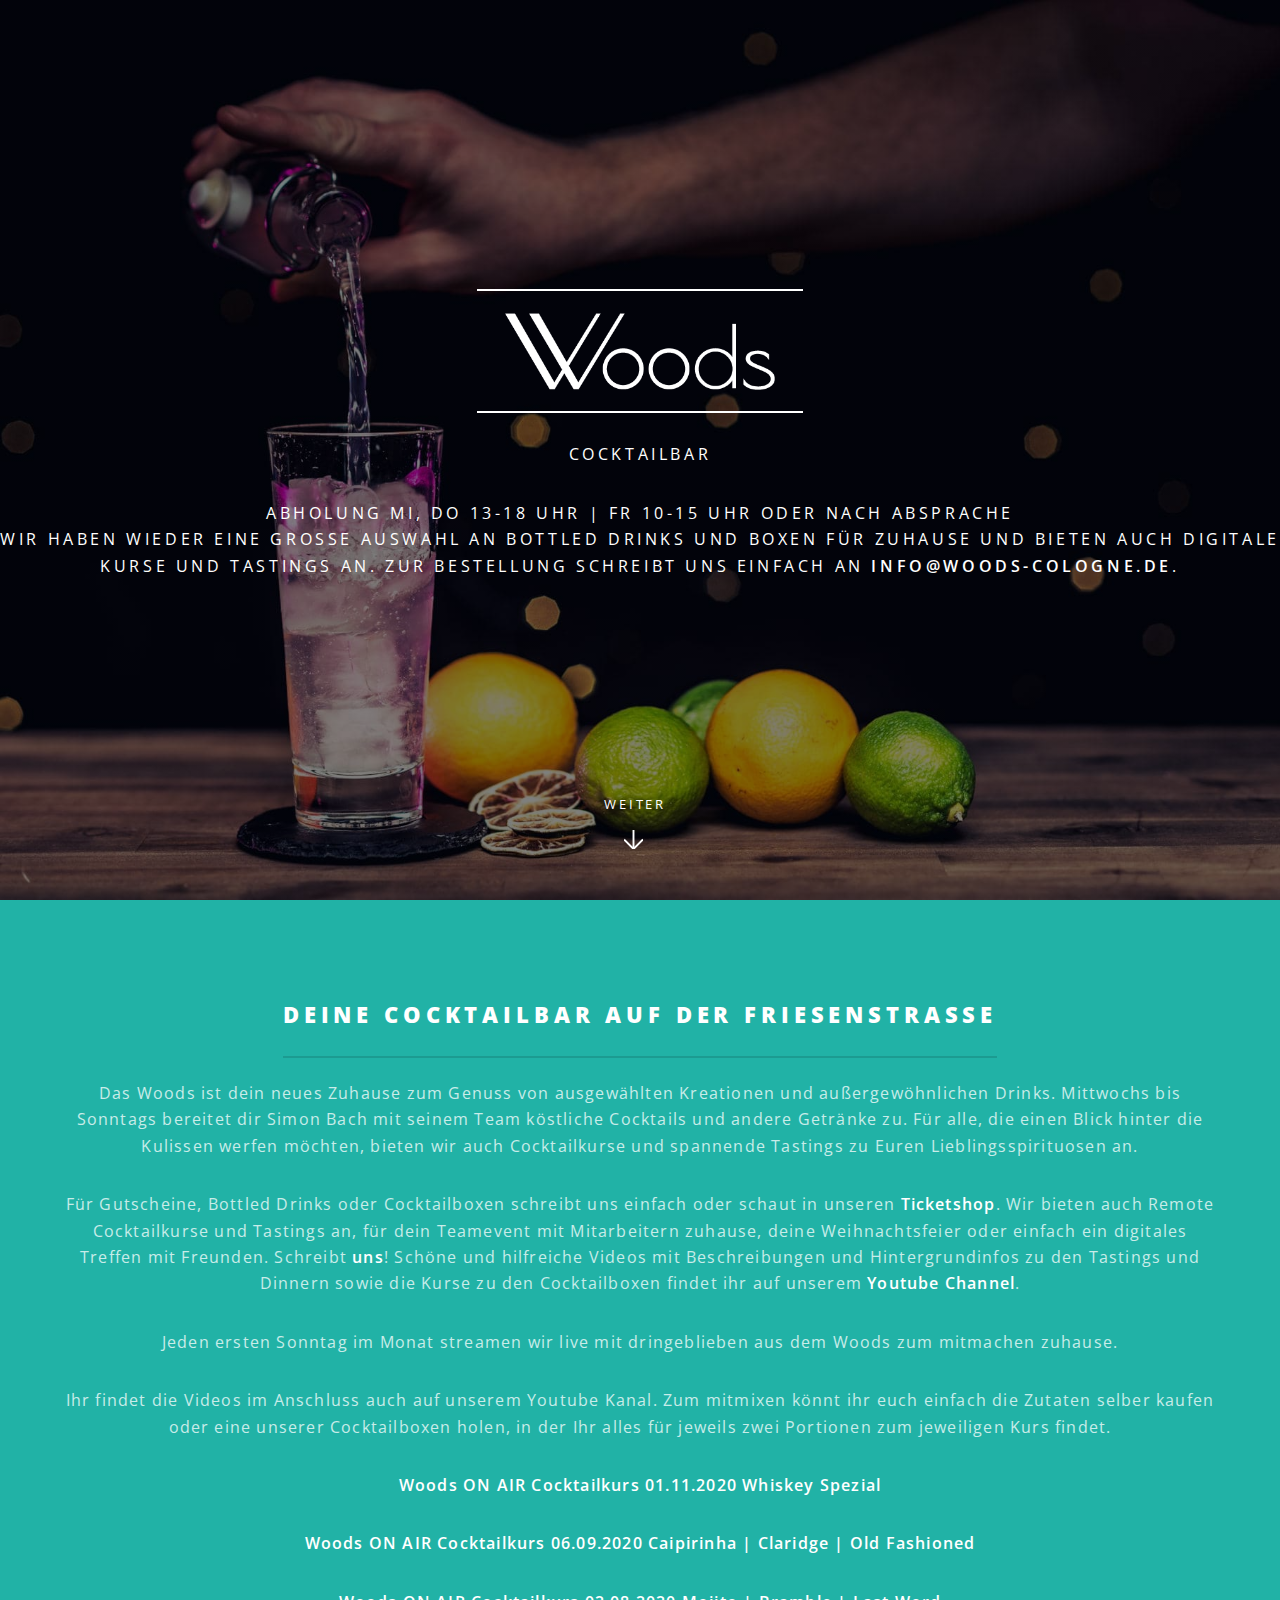
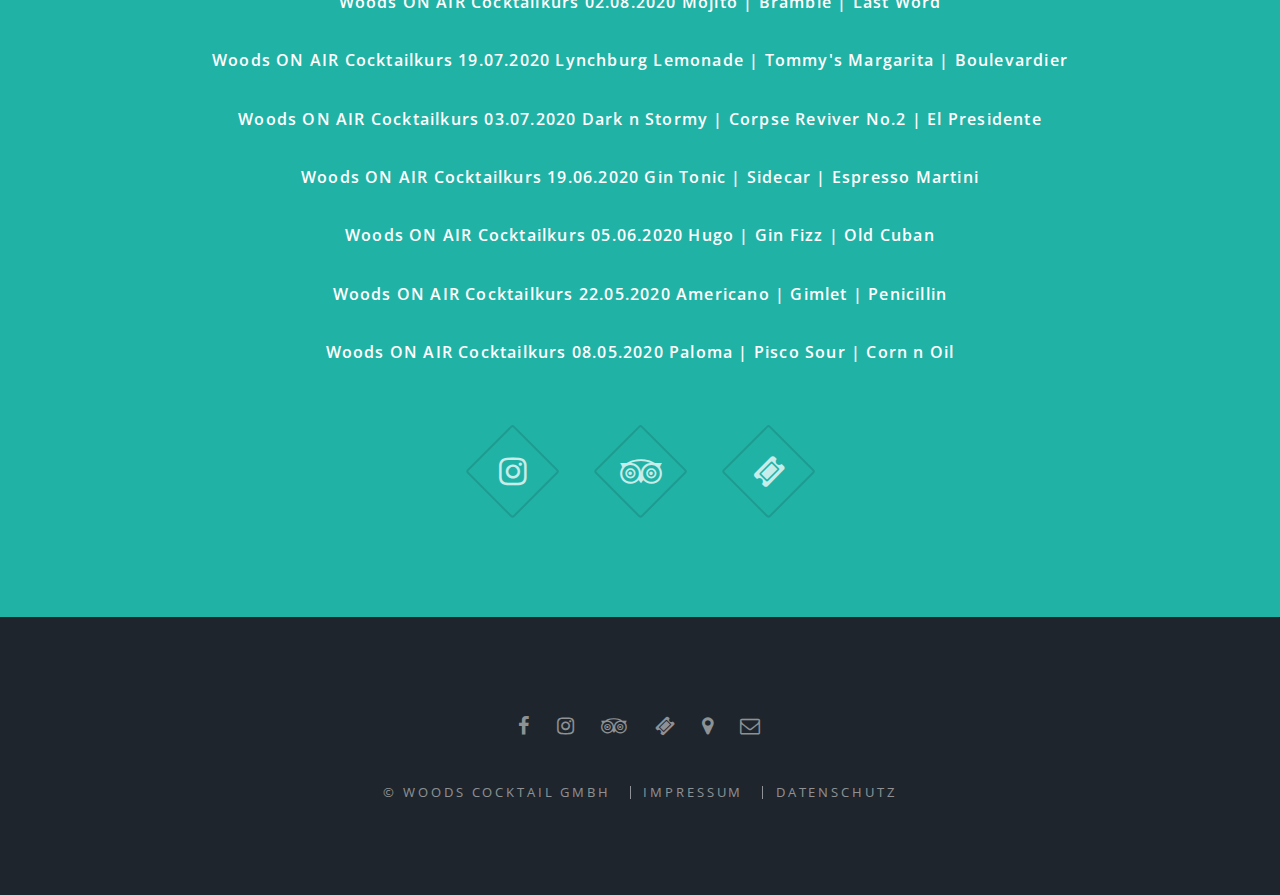
<file: index.html>
<!DOCTYPE HTML>
<!--
	Spectral by Pixelarity
	pixelarity.com | hello@pixelarity.com
	License: pixelarity.com/license
-->
<html lang="de">
	<head>
		<meta charset="utf-8" />
		<title>Woods - Deine Cocktailbar auf der Friesenstraße</title>
		<meta name="description" content=">Das Woods bietet Cocktails für zuhause als Bottled Drinks, Bottled Liquid Dinner, Bottled Tasting und Cocktailboxen zum selber mixen. Auch kannst du hier digitale Cocktailkurse für deine Weihnachtsfeier, Freunde oder Teamevent buchen.">
		<meta name="viewport" content="width=device-width, initial-scale=1, user-scalable=no" />
		<meta name="google-site-verification" content="YZygG0vJc7kCyVxDUX8eHBMN68QFX6-B0EAHFRTyxXM" />
		<link rel="stylesheet" href="assets/css/main.css" />
		<link rel="stylesheet" href="assets/css/custom.css" />
		<noscript><link rel="stylesheet" href="assets/css/noscript.css" /></noscript>
	</head>
	<body class="landing is-preload">

		<!-- Page Wrapper -->
			<div id="page-wrapper">

				<!-- Banner -->
					<section id="banner">
						<div class="inner">


							<h2><img class="logo" alt="logo" src="images/logo.png"> </h2>
							<p>Cocktailbar </p>
							<p>
								Abholung Mi, Do 13-18 Uhr | Fr 10-15 Uhr oder nach Absprache<br>
		
								Wir haben wieder eine große Auswahl an Bottled Drinks und Boxen für Zuhause und bieten auch digitale Kurse und Tastings an. Zur Bestellung schreibt uns einfach an <a href="mailto:info@woods-cologne.de"><b>info@woods-cologne.de</b></a>.<br>
							</p>
							</p>
						</div>
						<a href="#one" class="more scrolly">Weiter</a>
					</section>

				<!-- One -->
					<section id="one" class="wrapper style1 special">
						<div class="inner">
							<header class="major">
								<h2>Deine Cocktailbar auf der Friesenstraße</h2>
								<p>Das Woods ist dein neues Zuhause zum Genuss von ausgewählten Kreationen und außergewöhnlichen Drinks. Mittwochs bis Sonntags bereitet dir Simon Bach mit seinem Team köstliche Cocktails und andere Getränke zu. Für alle, die einen Blick hinter die Kulissen werfen möchten, bieten wir auch Cocktailkurse und spannende Tastings zu Euren Lieblingsspirituosen an.</p>
								
								<p>Für Gutscheine, Bottled Drinks oder Cocktailboxen schreibt uns einfach oder schaut in unseren <a href="https://woods.ticket.io/"><b>Ticketshop</b></a>. Wir bieten auch Remote Cocktailkurse und Tastings an, für dein Teamevent mit Mitarbeitern zuhause, deine Weihnachtsfeier oder einfach ein digitales Treffen mit Freunden. Schreibt <a href="mailto:info@woods-cologne.de"><b>uns</b></a>! Schöne und hilfreiche Videos mit Beschreibungen und Hintergrundinfos zu den Tastings und Dinnern sowie die Kurse zu den Cocktailboxen findet ihr auf unserem <a href="https://www.youtube.com/channel/UCGJJyXXuzkx8pJeHW_jel2w"><b>Youtube Channel</b></a>.</p>
								
								<p>Jeden ersten Sonntag im Monat streamen wir live mit dringeblieben aus dem Woods zum mitmachen zuhause.</p>							
								<p>Ihr findet die Videos im Anschluss auch auf unserem Youtube Kanal. Zum mitmixen könnt ihr euch einfach die Zutaten selber kaufen oder eine unserer Cocktailboxen holen, in der Ihr alles für jeweils zwei Portionen zum jeweiligen Kurs findet.</p>
																
								<p><a href="https://dringeblieben.de/videos/woods-on-air-cocktailkurs-whiskey-spezial"><b>Woods ON AIR Cocktailkurs 01.11.2020 Whiskey Spezial</b></a></p>
								
								<p><a href="https://www.youtube.com/watch?v=i4W5wmqsNfc"><b>Woods ON AIR Cocktailkurs 06.09.2020 Caipirinha | Claridge | Old Fashioned</b></a></p>
								<p><a href="https://www.youtube.com/watch?v=u0HA-SfSmDY"><b>Woods ON AIR Cocktailkurs 02.08.2020 Mojito | Bramble | Last Word</b></a></p>
								<p><a href="https://www.youtube.com/watch?v=PUrVfLMnI58"><b>Woods ON AIR Cocktailkurs 19.07.2020 Lynchburg Lemonade | Tommy's Margarita | Boulevardier</b></a></p>
								<p><a href="https://www.youtube.com/watch?v=lZ04nQjeqgM"><b>Woods ON AIR Cocktailkurs 03.07.2020 Dark n Stormy | Corpse Reviver No.2 | El Presidente</b></a></p>
								<p><a href="https://www.youtube.com/watch?v=hGmfmEbgf5U&t=1067s"><b>Woods ON AIR Cocktailkurs 19.06.2020 Gin Tonic | Sidecar | Espresso Martini</b></a></p>
								<p><a href="https://www.youtube.com/watch?v=Nwn4QS41tWU&t=26s"><b>Woods ON AIR Cocktailkurs 05.06.2020 Hugo | Gin Fizz | Old Cuban</b></a></p>
								<p><a href="https://www.youtube.com/watch?v=EEg-mQIVd9Q&t=961s"><b>Woods ON AIR Cocktailkurs 22.05.2020 Americano | Gimlet | Penicillin</b></a></p>
								<p><a href="https://www.youtube.com/watch?v=a3YLST7zEq0&t=114s"><b>Woods ON AIR Cocktailkurs 08.05.2020 Paloma | Pisco Sour | Corn n Oil</b></a></p>
								</header>
							<ul class="icons major">
								<li><a href="https://www.instagram.com/woodscologne/" class="icon fa-instagram major "><span class="label">Instagram</span></a></li>
								<li><a href="https://www.tripadvisor.de/Attraction_Review-g187371-d17441507-Reviews-Woods-Cologne_North_Rhine_Westphalia.html" class="icon fa-tripadvisor major "><span class="label">Tripadvisor</span></a></li>
								<li><a href="https://woods.ticket.io/" class="icon fa-ticket major "><span class="label">Tickets</span></a></li>
							</ul>
						</div>
					</section>

				<!-- Footer -->
					<footer id="footer">
						<ul class="icons">
							<li><a href="https://www.facebook.com/WoodsCocktailGmbH/" class="icon fa-facebook"><span class="label">Facebook</span></a></li>
							<li><a href="https://www.instagram.com/woodscologne/" class="icon fa-instagram"><span class="label">Instagram</span></a></li>
							<li><a href="https://www.tripadvisor.de/Attraction_Review-g187371-d17441507-Reviews-Woods-Cologne_North_Rhine_Westphalia.html" class="icon fa-tripadvisor"><span class="label">Tripadvisor</span></a></li>
							<li><a href="https://woods.ticket.io/" class="icon fa-ticket"><span class="label">Tickets</span></a></li>
							<li><a href="https://www.google.com/maps/place/Woods/@50.9407018,6.9413324,18.65z/data=!4m5!3m4!1s0x0:0x7d6c2c138b8a67c1!8m2!3d50.9406181!4d6.9432886" class="icon fa-map-marker"><span class="label">Google Maps</span></a></li>
							<li><a href="mailto:info@woods-cologne.de" class="icon fa-envelope-o"><span class="label">Email</span></a></li>
						</ul>
						<ul class="copyright">
							<li>&copy; Woods Cocktail GmbH</li>
							<li><a href="impressum.html">Impressum</a></li>
							<li><a href="datenschutz.html">Datenschutz</a></li>
						</ul>
					</footer>

			</div>

		<!-- Scripts -->
			<script src="assets/js/jquery.min.js"></script>
			<script src="assets/js/jquery.scrollex.min.js"></script>
			<script src="assets/js/jquery.scrolly.min.js"></script>
			<script src="assets/js/browser.min.js"></script>
			<script src="assets/js/breakpoints.min.js"></script>
			<script src="assets/js/util.js"></script>
			<script src="assets/js/main.js"></script>

	</body>
</html>
</file>
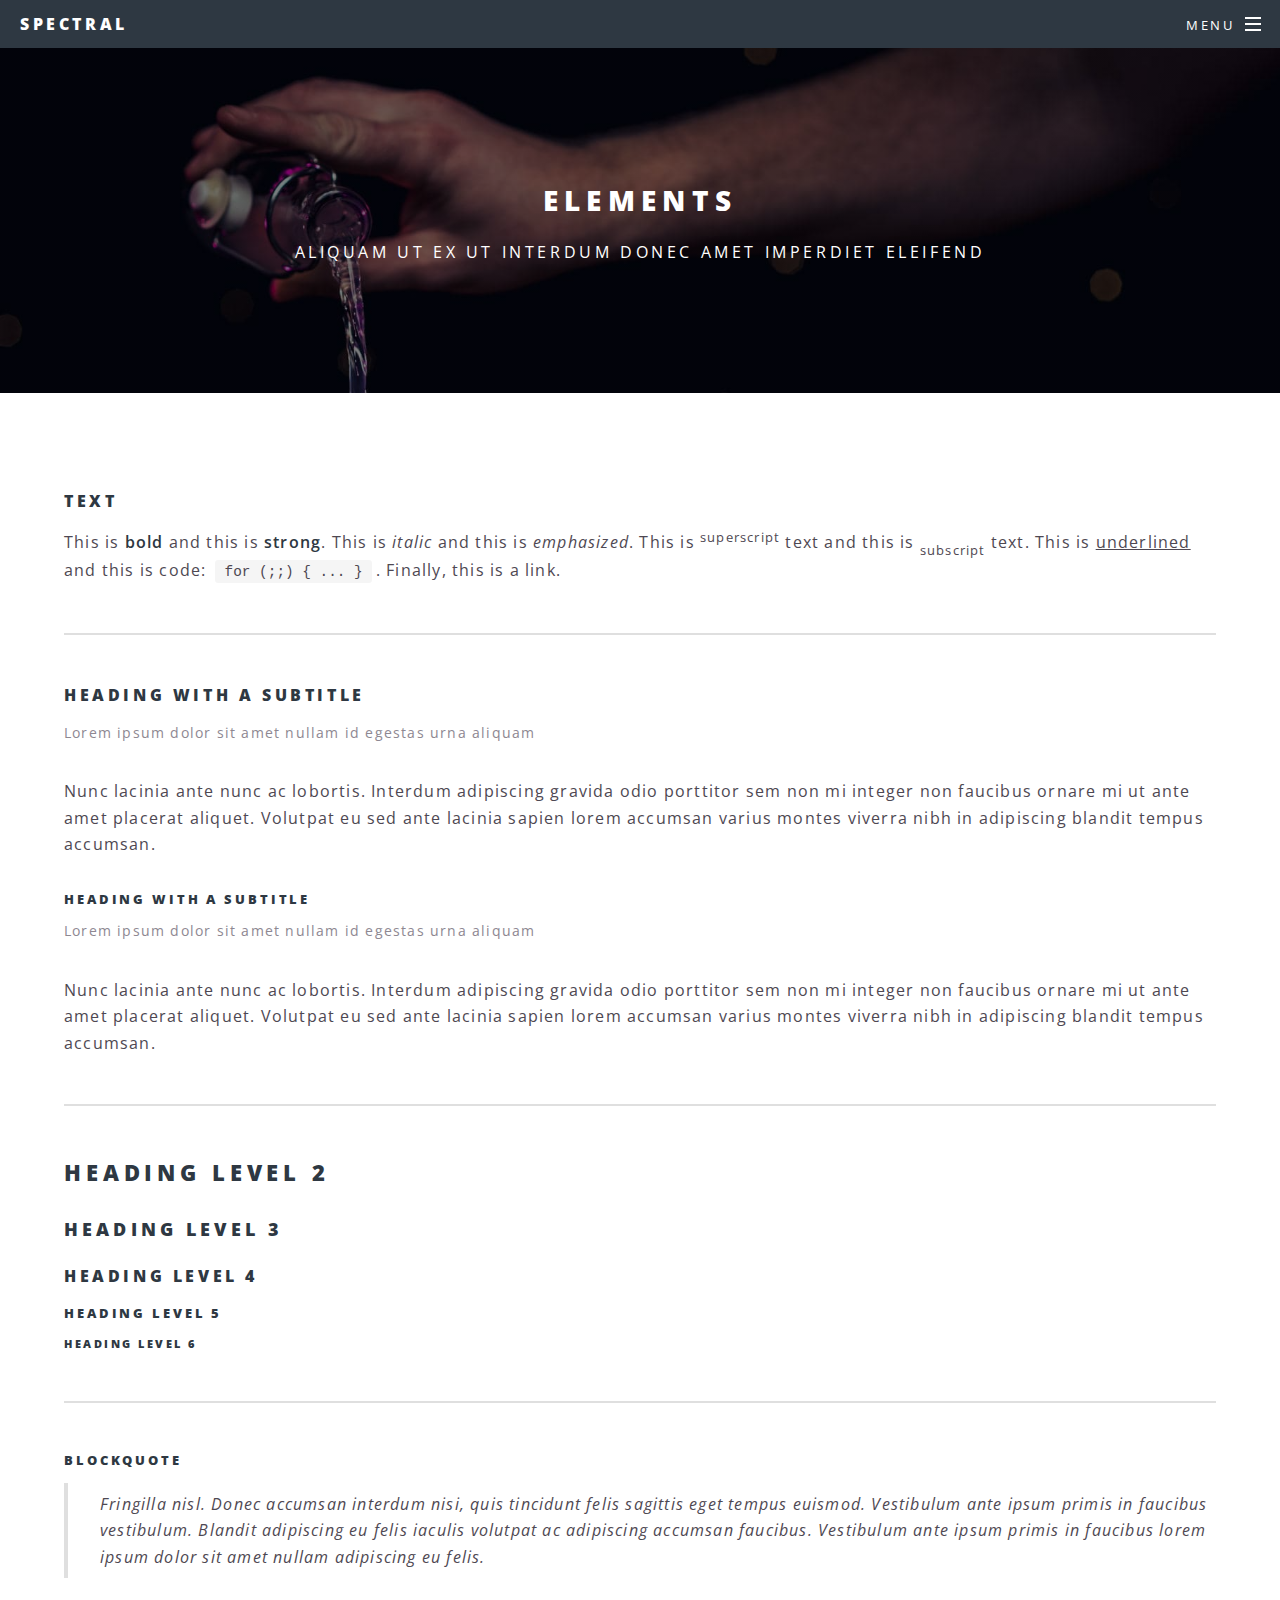
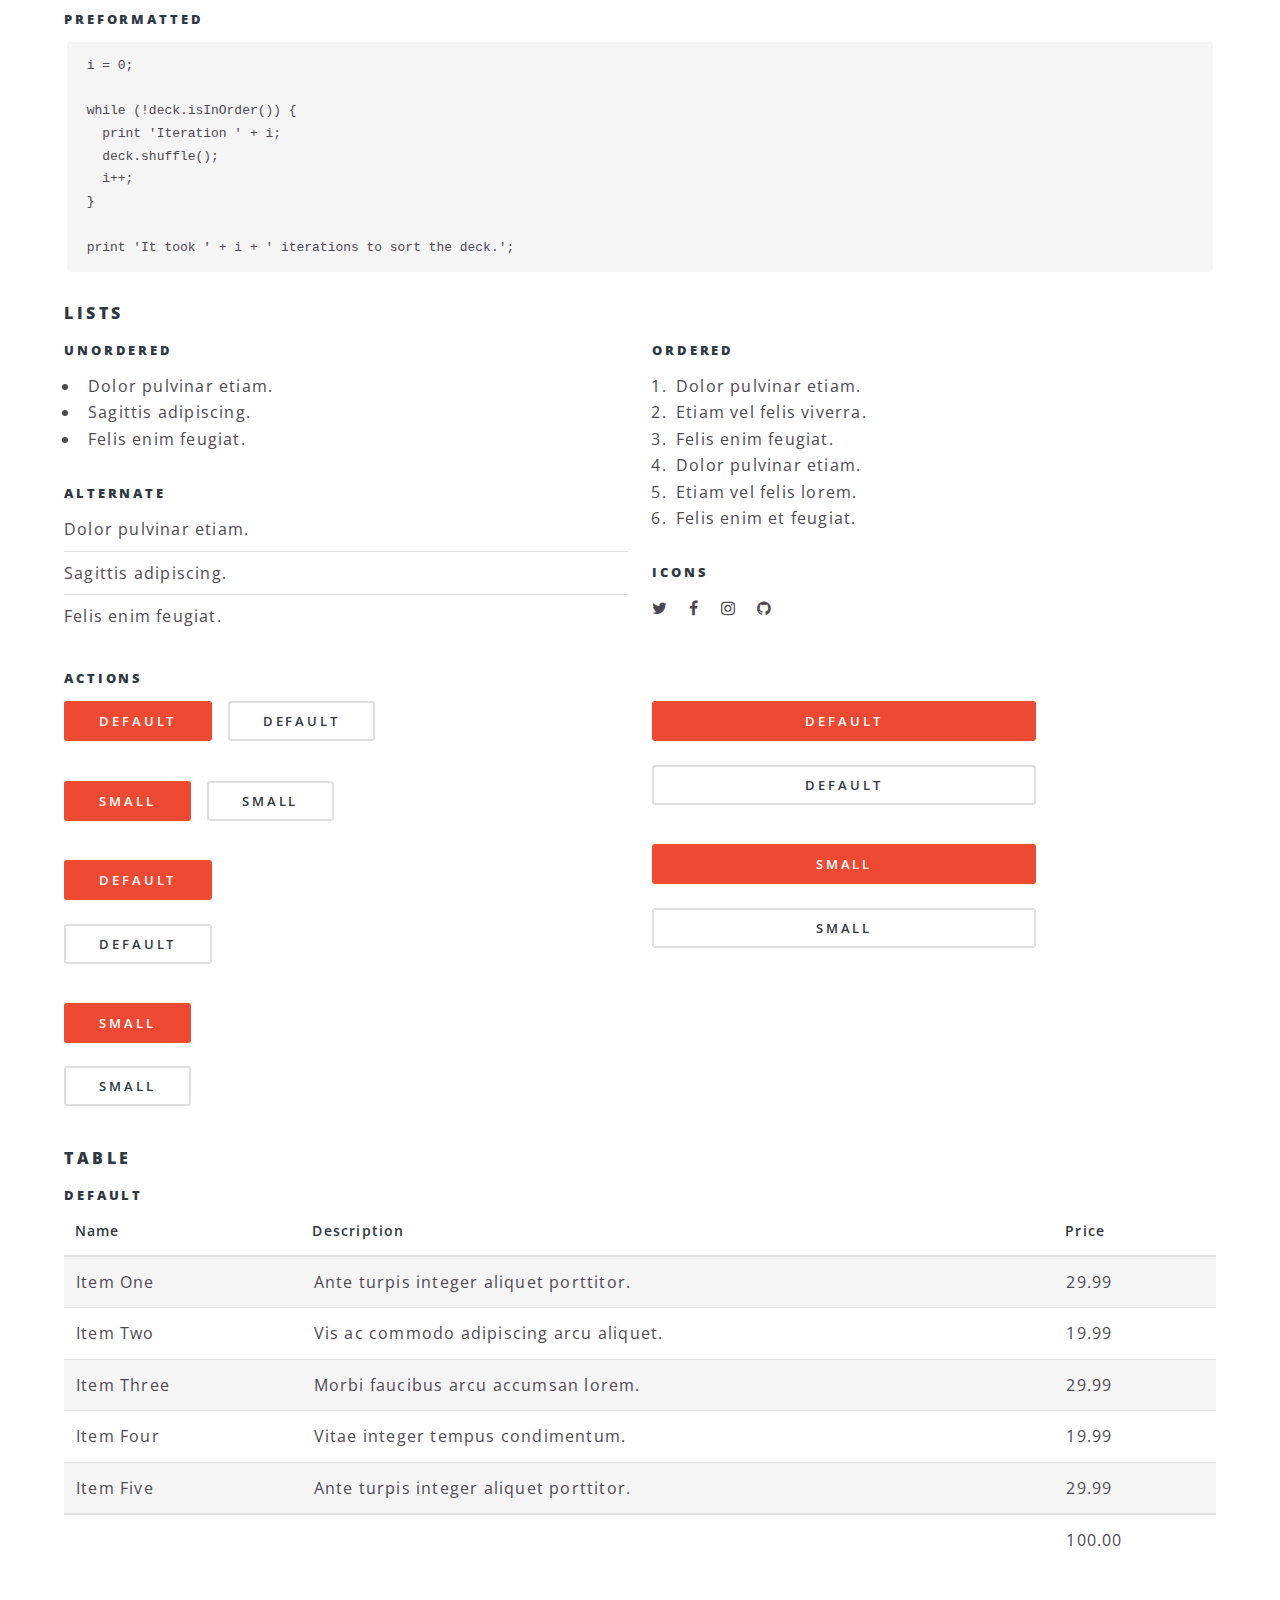
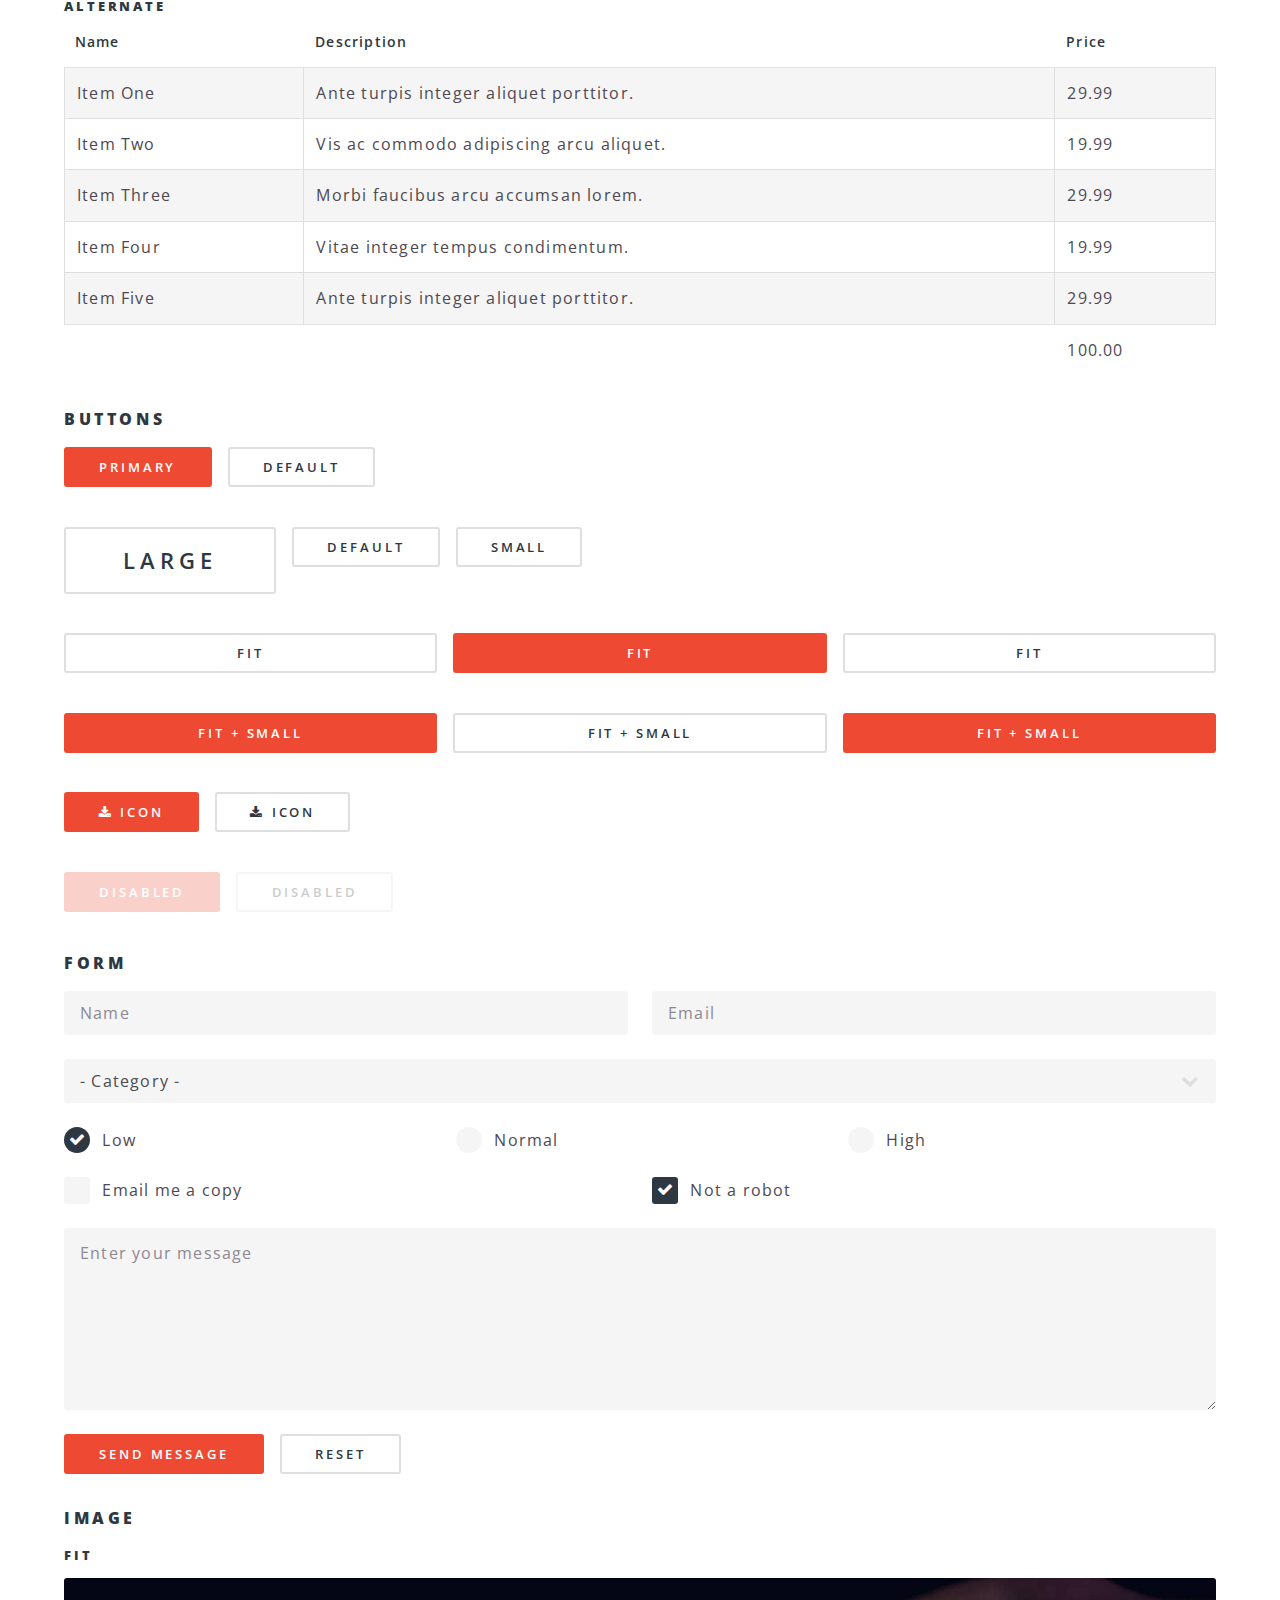
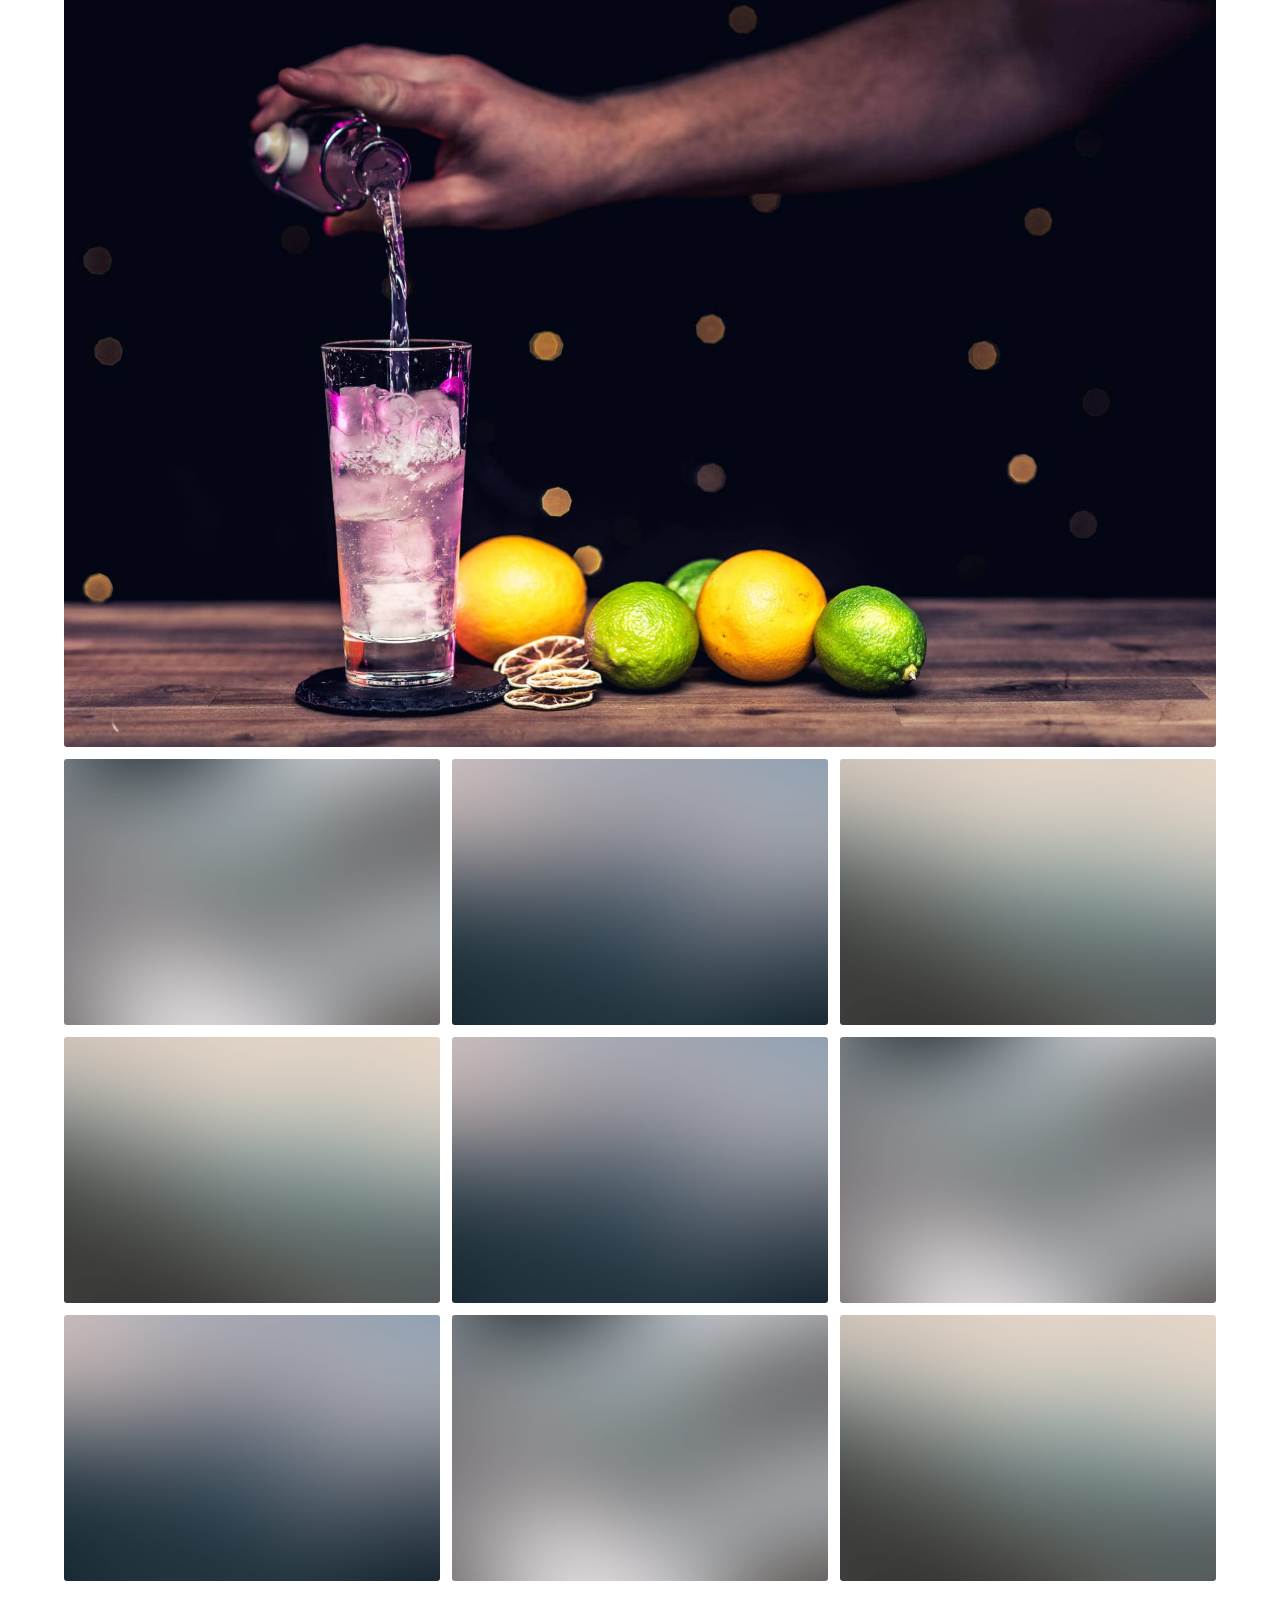
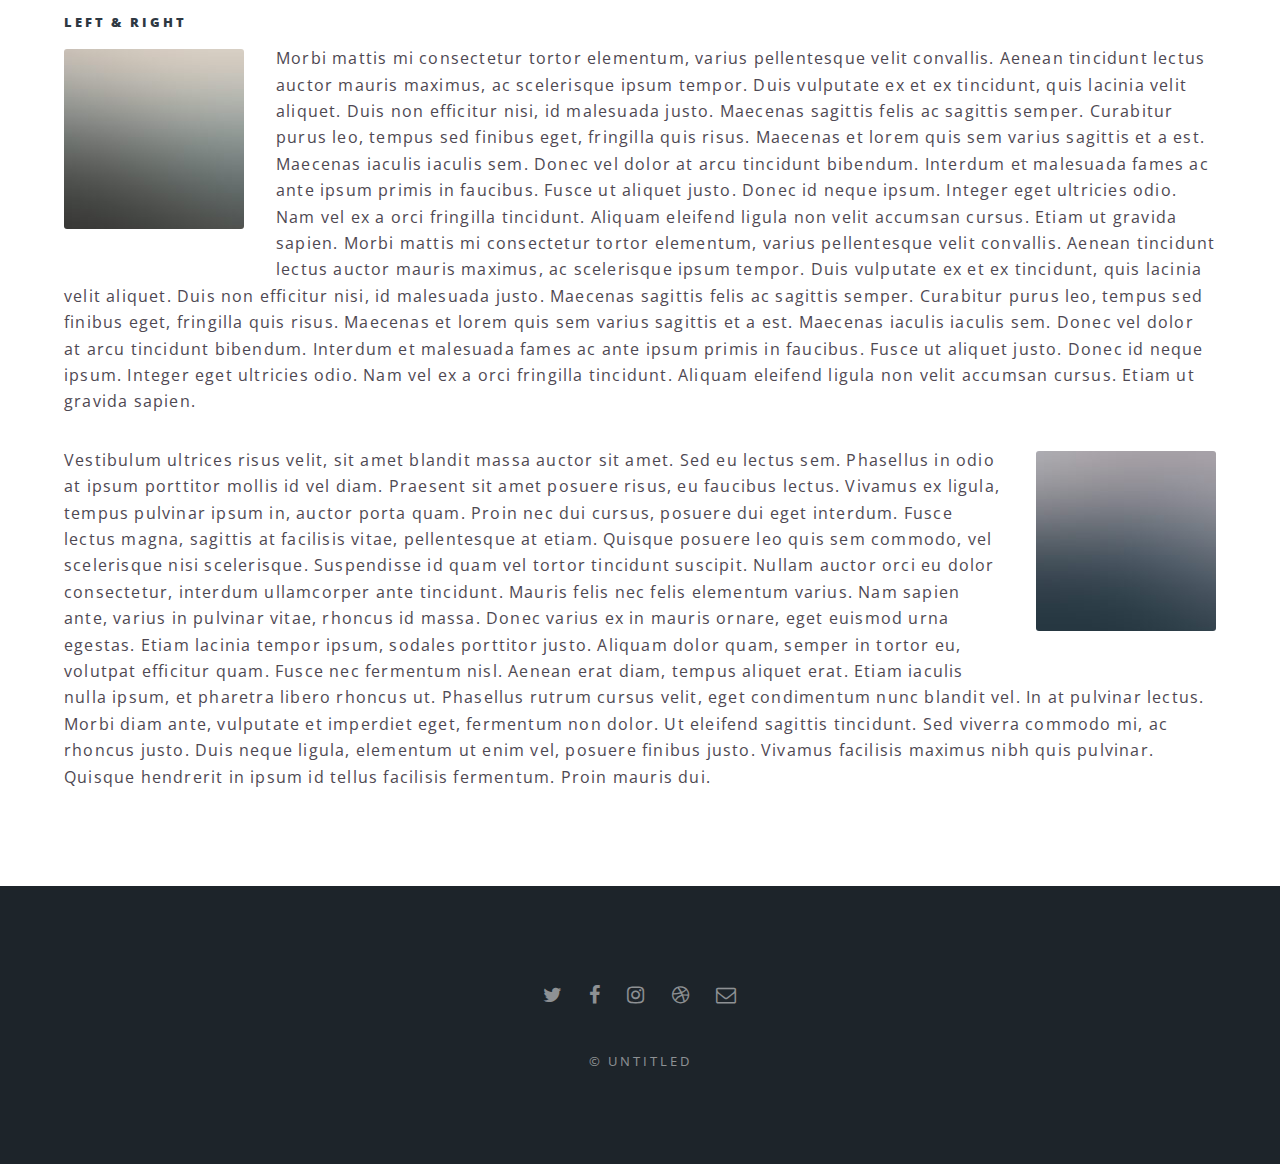
<file: _elements.html>
<!DOCTYPE HTML>
<!--
	Spectral by Pixelarity
	pixelarity.com | hello@pixelarity.com
	License: pixelarity.com/license
-->
<html>
	<head>
		<title>Untitled</title>
		<meta charset="utf-8" />
		<meta name="viewport" content="width=device-width, initial-scale=1, user-scalable=no" />
		<link rel="stylesheet" href="assets/css/main.css" />
		<noscript><link rel="stylesheet" href="assets/css/noscript.css" /></noscript>
	</head>
	<body class="is-preload">

		<!-- Page Wrapper -->
			<div id="page-wrapper">

				<!-- Header -->
					<header id="header">
						<h1><a href="index.html">Spectral</a></h1>
						<nav id="nav">
							<ul>
								<li class="special">
									<a href="#menu" class="menuToggle"><span>Menu</span></a>
									<div id="menu">
										<ul>
											<li><a href="index.html">Home</a></li>
											<li><a href="generic.html">Generic</a></li>
											<li><a href="elements.html">Elements</a></li>
											<li><a href="#">Sign Up</a></li>
											<li><a href="#">Log In</a></li>
										</ul>
									</div>
								</li>
							</ul>
						</nav>
					</header>

				<!-- Main -->
					<article id="main">
						<header>
							<h2>Elements</h2>
							<p>Aliquam ut ex ut interdum donec amet imperdiet eleifend</p>
						</header>
						<section class="wrapper style5">
							<div class="inner">

								<section>
									<h4>Text</h4>
									<p>This is <b>bold</b> and this is <strong>strong</strong>. This is <i>italic</i> and this is <em>emphasized</em>.
									This is <sup>superscript</sup> text and this is <sub>subscript</sub> text.
									This is <u>underlined</u> and this is code: <code>for (;;) { ... }</code>. Finally, <a href="#">this is a link</a>.</p>
									<hr />
									<header>
										<h4>Heading with a Subtitle</h4>
										<p>Lorem ipsum dolor sit amet nullam id egestas urna aliquam</p>
									</header>
									<p>Nunc lacinia ante nunc ac lobortis. Interdum adipiscing gravida odio porttitor sem non mi integer non faucibus ornare mi ut ante amet placerat aliquet. Volutpat eu sed ante lacinia sapien lorem accumsan varius montes viverra nibh in adipiscing blandit tempus accumsan.</p>
									<header>
										<h5>Heading with a Subtitle</h5>
										<p>Lorem ipsum dolor sit amet nullam id egestas urna aliquam</p>
									</header>
									<p>Nunc lacinia ante nunc ac lobortis. Interdum adipiscing gravida odio porttitor sem non mi integer non faucibus ornare mi ut ante amet placerat aliquet. Volutpat eu sed ante lacinia sapien lorem accumsan varius montes viverra nibh in adipiscing blandit tempus accumsan.</p>
									<hr />
									<h2>Heading Level 2</h2>
									<h3>Heading Level 3</h3>
									<h4>Heading Level 4</h4>
									<h5>Heading Level 5</h5>
									<h6>Heading Level 6</h6>
									<hr />
									<h5>Blockquote</h5>
									<blockquote>Fringilla nisl. Donec accumsan interdum nisi, quis tincidunt felis sagittis eget tempus euismod. Vestibulum ante ipsum primis in faucibus vestibulum. Blandit adipiscing eu felis iaculis volutpat ac adipiscing accumsan faucibus. Vestibulum ante ipsum primis in faucibus lorem ipsum dolor sit amet nullam adipiscing eu felis.</blockquote>
									<h5>Preformatted</h5>
									<pre><code>i = 0;

while (!deck.isInOrder()) {
  print 'Iteration ' + i;
  deck.shuffle();
  i++;
}

print 'It took ' + i + ' iterations to sort the deck.';</code></pre>
								</section>

								<section>
									<h4>Lists</h4>
									<div class="row">
										<div class="col-6 col-12-medium">
											<h5>Unordered</h5>
											<ul>
												<li>Dolor pulvinar etiam.</li>
												<li>Sagittis adipiscing.</li>
												<li>Felis enim feugiat.</li>
											</ul>
											<h5>Alternate</h5>
											<ul class="alt">
												<li>Dolor pulvinar etiam.</li>
												<li>Sagittis adipiscing.</li>
												<li>Felis enim feugiat.</li>
											</ul>
										</div>
										<div class="col-6 col-12-medium">
											<h5>Ordered</h5>
											<ol>
												<li>Dolor pulvinar etiam.</li>
												<li>Etiam vel felis viverra.</li>
												<li>Felis enim feugiat.</li>
												<li>Dolor pulvinar etiam.</li>
												<li>Etiam vel felis lorem.</li>
												<li>Felis enim et feugiat.</li>
											</ol>
											<h5>Icons</h5>
											<ul class="icons">
												<li><a href="#" class="icon fa-twitter"><span class="label">Twitter</span></a></li>
												<li><a href="#" class="icon fa-facebook"><span class="label">Facebook</span></a></li>
												<li><a href="#" class="icon fa-instagram"><span class="label">Instagram</span></a></li>
												<li><a href="#" class="icon fa-github"><span class="label">Github</span></a></li>
											</ul>
										</div>
									</div>
									<h5>Actions</h5>
									<div class="row">
										<div class="col-6 col-12-medium">
											<ul class="actions">
												<li><a href="#" class="button primary">Default</a></li>
												<li><a href="#" class="button">Default</a></li>
											</ul>
											<ul class="actions small">
												<li><a href="#" class="button primary small">Small</a></li>
												<li><a href="#" class="button small">Small</a></li>
											</ul>
											<ul class="actions stacked">
												<li><a href="#" class="button primary">Default</a></li>
												<li><a href="#" class="button">Default</a></li>
											</ul>
											<ul class="actions stacked">
												<li><a href="#" class="button primary small">Small</a></li>
												<li><a href="#" class="button small">Small</a></li>
											</ul>
										</div>
										<div class="col-6 col-12-medium">
											<ul class="actions stacked">
												<li><a href="#" class="button primary fit">Default</a></li>
												<li><a href="#" class="button fit">Default</a></li>
											</ul>
											<ul class="actions stacked">
												<li><a href="#" class="button primary small fit">Small</a></li>
												<li><a href="#" class="button small fit">Small</a></li>
											</ul>
										</div>
									</div>
								</section>

								<section>
									<h4>Table</h4>
									<h5>Default</h5>
									<div class="table-wrapper">
										<table>
											<thead>
												<tr>
													<th>Name</th>
													<th>Description</th>
													<th>Price</th>
												</tr>
											</thead>
											<tbody>
												<tr>
													<td>Item One</td>
													<td>Ante turpis integer aliquet porttitor.</td>
													<td>29.99</td>
												</tr>
												<tr>
													<td>Item Two</td>
													<td>Vis ac commodo adipiscing arcu aliquet.</td>
													<td>19.99</td>
												</tr>
												<tr>
													<td>Item Three</td>
													<td> Morbi faucibus arcu accumsan lorem.</td>
													<td>29.99</td>
												</tr>
												<tr>
													<td>Item Four</td>
													<td>Vitae integer tempus condimentum.</td>
													<td>19.99</td>
												</tr>
												<tr>
													<td>Item Five</td>
													<td>Ante turpis integer aliquet porttitor.</td>
													<td>29.99</td>
												</tr>
											</tbody>
											<tfoot>
												<tr>
													<td colspan="2"></td>
													<td>100.00</td>
												</tr>
											</tfoot>
										</table>
									</div>

									<h5>Alternate</h5>
									<div class="table-wrapper">
										<table class="alt">
											<thead>
												<tr>
													<th>Name</th>
													<th>Description</th>
													<th>Price</th>
												</tr>
											</thead>
											<tbody>
												<tr>
													<td>Item One</td>
													<td>Ante turpis integer aliquet porttitor.</td>
													<td>29.99</td>
												</tr>
												<tr>
													<td>Item Two</td>
													<td>Vis ac commodo adipiscing arcu aliquet.</td>
													<td>19.99</td>
												</tr>
												<tr>
													<td>Item Three</td>
													<td> Morbi faucibus arcu accumsan lorem.</td>
													<td>29.99</td>
												</tr>
												<tr>
													<td>Item Four</td>
													<td>Vitae integer tempus condimentum.</td>
													<td>19.99</td>
												</tr>
												<tr>
													<td>Item Five</td>
													<td>Ante turpis integer aliquet porttitor.</td>
													<td>29.99</td>
												</tr>
											</tbody>
											<tfoot>
												<tr>
													<td colspan="2"></td>
													<td>100.00</td>
												</tr>
											</tfoot>
										</table>
									</div>
								</section>

								<section>
									<h4>Buttons</h4>
									<ul class="actions">
										<li><a href="#" class="button primary">Primary</a></li>
										<li><a href="#" class="button">Default</a></li>
									</ul>
									<ul class="actions">
										<li><a href="#" class="button large">Large</a></li>
										<li><a href="#" class="button">Default</a></li>
										<li><a href="#" class="button small">Small</a></li>
									</ul>
									<ul class="actions fit">
										<li><a href="#" class="button fit">Fit</a></li>
										<li><a href="#" class="button primary fit">Fit</a></li>
										<li><a href="#" class="button fit">Fit</a></li>
									</ul>
									<ul class="actions fit small">
										<li><a href="#" class="button primary fit small">Fit + Small</a></li>
										<li><a href="#" class="button fit small">Fit + Small</a></li>
										<li><a href="#" class="button primary fit small">Fit + Small</a></li>
									</ul>
									<ul class="actions">
										<li><a href="#" class="button primary icon fa-download">Icon</a></li>
										<li><a href="#" class="button icon fa-download">Icon</a></li>
									</ul>
									<ul class="actions">
										<li><span class="button primary disabled">Disabled</span></li>
										<li><span class="button disabled">Disabled</span></li>
									</ul>
								</section>

								<section>
									<h4>Form</h4>
									<form method="post" action="#">
										<div class="row gtr-uniform">
											<div class="col-6 col-12-xsmall">
												<input type="text" name="demo-name" id="demo-name" value="" placeholder="Name" />
											</div>
											<div class="col-6 col-12-xsmall">
												<input type="email" name="demo-email" id="demo-email" value="" placeholder="Email" />
											</div>
											<div class="col-12">
												<select name="demo-category" id="demo-category">
													<option value="">- Category -</option>
													<option value="1">Manufacturing</option>
													<option value="1">Shipping</option>
													<option value="1">Administration</option>
													<option value="1">Human Resources</option>
												</select>
											</div>
											<div class="col-4 col-12-small">
												<input type="radio" id="demo-priority-low" name="demo-priority" checked>
												<label for="demo-priority-low">Low</label>
											</div>
											<div class="col-4 col-12-small">
												<input type="radio" id="demo-priority-normal" name="demo-priority">
												<label for="demo-priority-normal">Normal</label>
											</div>
											<div class="col-4 col-12-small">
												<input type="radio" id="demo-priority-high" name="demo-priority">
												<label for="demo-priority-high">High</label>
											</div>
											<div class="col-6 col-12-small">
												<input type="checkbox" id="demo-copy" name="demo-copy">
												<label for="demo-copy">Email me a copy</label>
											</div>
											<div class="col-6 col-12-small">
												<input type="checkbox" id="demo-human" name="demo-human" checked>
												<label for="demo-human">Not a robot</label>
											</div>
											<div class="col-12">
												<textarea name="demo-message" id="demo-message" placeholder="Enter your message" rows="6"></textarea>
											</div>
											<div class="col-12">
												<ul class="actions">
													<li><input type="submit" value="Send Message" class="primary" /></li>
													<li><input type="reset" value="Reset" /></li>
												</ul>
											</div>
										</div>
									</form>
								</section>

								<section>
									<h4>Image</h4>
									<h5>Fit</h5>
									<div class="box alt">
										<div class="row gtr-50 gtr-uniform">
											<div class="col-12"><span class="image fit"><img src="images/banner.jpg" alt="" /></span></div>
											<div class="col-4"><span class="image fit"><img src="images/pic01.jpg" alt="" /></span></div>
											<div class="col-4"><span class="image fit"><img src="images/pic02.jpg" alt="" /></span></div>
											<div class="col-4"><span class="image fit"><img src="images/pic03.jpg" alt="" /></span></div>
											<div class="col-4"><span class="image fit"><img src="images/pic03.jpg" alt="" /></span></div>
											<div class="col-4"><span class="image fit"><img src="images/pic02.jpg" alt="" /></span></div>
											<div class="col-4"><span class="image fit"><img src="images/pic01.jpg" alt="" /></span></div>
											<div class="col-4"><span class="image fit"><img src="images/pic02.jpg" alt="" /></span></div>
											<div class="col-4"><span class="image fit"><img src="images/pic01.jpg" alt="" /></span></div>
											<div class="col-4"><span class="image fit"><img src="images/pic03.jpg" alt="" /></span></div>
										</div>
									</div>
									<h5>Left &amp; Right</h5>
									<p><span class="image left"><img src="images/pic04.jpg" alt="" /></span>Morbi mattis mi consectetur tortor elementum, varius pellentesque velit convallis. Aenean tincidunt lectus auctor mauris maximus, ac scelerisque ipsum tempor. Duis vulputate ex et ex tincidunt, quis lacinia velit aliquet. Duis non efficitur nisi, id malesuada justo. Maecenas sagittis felis ac sagittis semper. Curabitur purus leo, tempus sed finibus eget, fringilla quis risus. Maecenas et lorem quis sem varius sagittis et a est. Maecenas iaculis iaculis sem. Donec vel dolor at arcu tincidunt bibendum. Interdum et malesuada fames ac ante ipsum primis in faucibus. Fusce ut aliquet justo. Donec id neque ipsum. Integer eget ultricies odio. Nam vel ex a orci fringilla tincidunt. Aliquam eleifend ligula non velit accumsan cursus. Etiam ut gravida sapien. Morbi mattis mi consectetur tortor elementum, varius pellentesque velit convallis. Aenean tincidunt lectus auctor mauris maximus, ac scelerisque ipsum tempor. Duis vulputate ex et ex tincidunt, quis lacinia velit aliquet. Duis non efficitur nisi, id malesuada justo. Maecenas sagittis felis ac sagittis semper. Curabitur purus leo, tempus sed finibus eget, fringilla quis risus. Maecenas et lorem quis sem varius sagittis et a est. Maecenas iaculis iaculis sem. Donec vel dolor at arcu tincidunt bibendum. Interdum et malesuada fames ac ante ipsum primis in faucibus. Fusce ut aliquet justo. Donec id neque ipsum. Integer eget ultricies odio. Nam vel ex a orci fringilla tincidunt. Aliquam eleifend ligula non velit accumsan cursus. Etiam ut gravida sapien.</p>
									<p><span class="image right"><img src="images/pic05.jpg" alt="" /></span>Vestibulum ultrices risus velit, sit amet blandit massa auctor sit amet. Sed eu lectus sem. Phasellus in odio at ipsum porttitor mollis id vel diam. Praesent sit amet posuere risus, eu faucibus lectus. Vivamus ex ligula, tempus pulvinar ipsum in, auctor porta quam. Proin nec dui cursus, posuere dui eget interdum. Fusce lectus magna, sagittis at facilisis vitae, pellentesque at etiam. Quisque posuere leo quis sem commodo, vel scelerisque nisi scelerisque. Suspendisse id quam vel tortor tincidunt suscipit. Nullam auctor orci eu dolor consectetur, interdum ullamcorper ante tincidunt. Mauris felis nec felis elementum varius. Nam sapien ante, varius in pulvinar vitae, rhoncus id massa. Donec varius ex in mauris ornare, eget euismod urna egestas. Etiam lacinia tempor ipsum, sodales porttitor justo. Aliquam dolor quam, semper in tortor eu, volutpat efficitur quam. Fusce nec fermentum nisl. Aenean erat diam, tempus aliquet erat. Etiam iaculis nulla ipsum, et pharetra libero rhoncus ut. Phasellus rutrum cursus velit, eget condimentum nunc blandit vel. In at pulvinar lectus. Morbi diam ante, vulputate et imperdiet eget, fermentum non dolor. Ut eleifend sagittis tincidunt. Sed viverra commodo mi, ac rhoncus justo. Duis neque ligula, elementum ut enim vel, posuere finibus justo. Vivamus facilisis maximus nibh quis pulvinar. Quisque hendrerit in ipsum id tellus facilisis fermentum. Proin mauris dui.</p>
								</section>

							</div>
						</section>
					</article>

				<!-- Footer -->
					<footer id="footer">
						<ul class="icons">
							<li><a href="#" class="icon fa-twitter"><span class="label">Twitter</span></a></li>
							<li><a href="#" class="icon fa-facebook"><span class="label">Facebook</span></a></li>
							<li><a href="#" class="icon fa-instagram"><span class="label">Instagram</span></a></li>
							<li><a href="#" class="icon fa-dribbble"><span class="label">Dribbble</span></a></li>
							<li><a href="#" class="icon fa-envelope-o"><span class="label">Email</span></a></li>
						</ul>
						<ul class="copyright">
							<li>&copy; Untitled</li>
						</ul>
					</footer>

			</div>

		<!-- Scripts -->
			<script src="assets/js/jquery.min.js"></script>
			<script src="assets/js/jquery.scrollex.min.js"></script>
			<script src="assets/js/jquery.scrolly.min.js"></script>
			<script src="assets/js/browser.min.js"></script>
			<script src="assets/js/breakpoints.min.js"></script>
			<script src="assets/js/util.js"></script>
			<script src="assets/js/main.js"></script>

	</body>
</html>
</file>
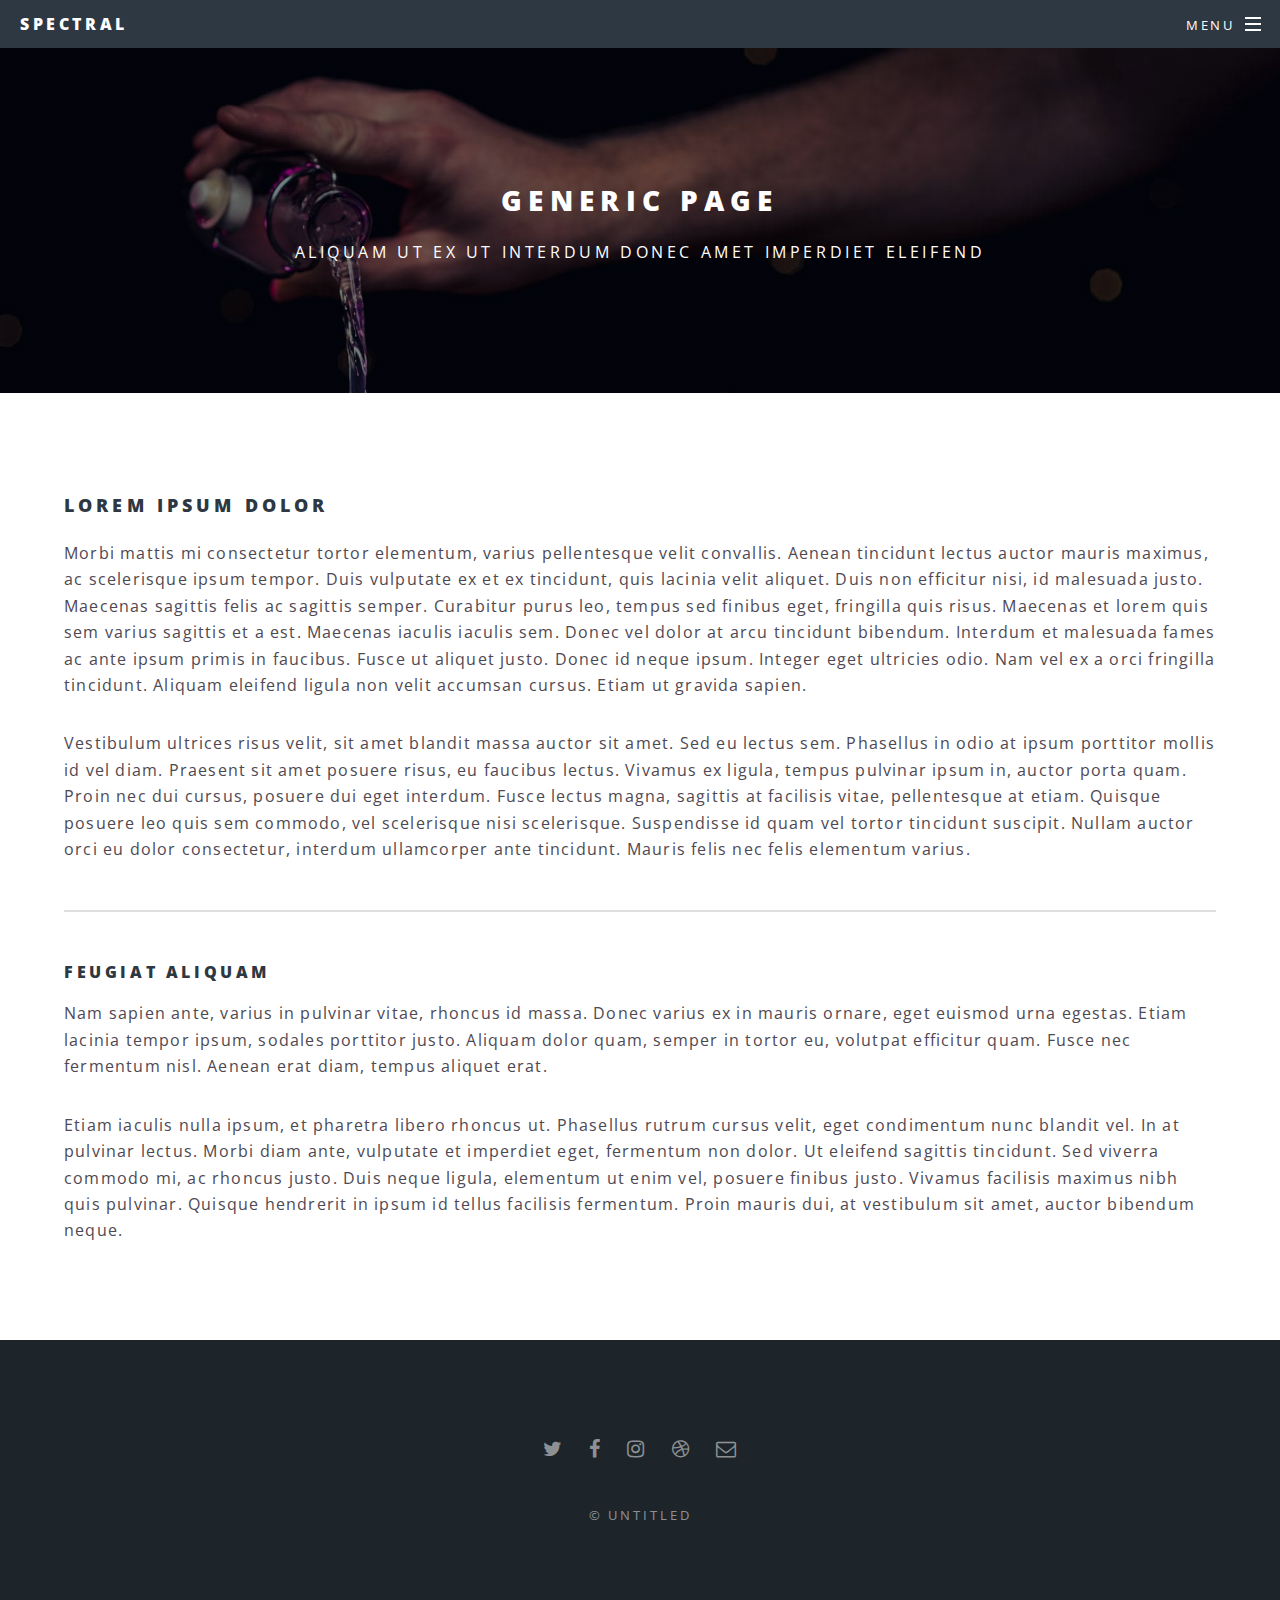
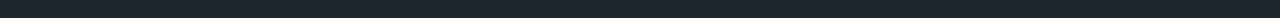
<file: _generic.html>
<!DOCTYPE HTML>
<!--
	Spectral by Pixelarity
	pixelarity.com | hello@pixelarity.com
	License: pixelarity.com/license
-->
<html>
	<head>
		<title>Untitled</title>
		<meta charset="utf-8" />
		<meta name="viewport" content="width=device-width, initial-scale=1, user-scalable=no" />
		<link rel="stylesheet" href="assets/css/main.css" />
		<noscript><link rel="stylesheet" href="assets/css/noscript.css" /></noscript>
	</head>
	<body class="is-preload">

		<!-- Page Wrapper -->
			<div id="page-wrapper">

				<!-- Header -->
					<header id="header">
						<h1><a href="index.html">Spectral</a></h1>
						<nav id="nav">
							<ul>
								<li class="special">
									<a href="#menu" class="menuToggle"><span>Menu</span></a>
									<div id="menu">
										<ul>
											<li><a href="index.html">Home</a></li>
											<li><a href="generic.html">Generic</a></li>
											<li><a href="elements.html">Elements</a></li>
											<li><a href="#">Sign Up</a></li>
											<li><a href="#">Log In</a></li>
										</ul>
									</div>
								</li>
							</ul>
						</nav>
					</header>

				<!-- Main -->
					<article id="main">
						<header>
							<h2>Generic Page</h2>
							<p>Aliquam ut ex ut interdum donec amet imperdiet eleifend</p>
						</header>
						<section class="wrapper style5">
							<div class="inner">

								<h3>Lorem ipsum dolor</h3>
								<p>Morbi mattis mi consectetur tortor elementum, varius pellentesque velit convallis. Aenean tincidunt lectus auctor mauris maximus, ac scelerisque ipsum tempor. Duis vulputate ex et ex tincidunt, quis lacinia velit aliquet. Duis non efficitur nisi, id malesuada justo. Maecenas sagittis felis ac sagittis semper. Curabitur purus leo, tempus sed finibus eget, fringilla quis risus. Maecenas et lorem quis sem varius sagittis et a est. Maecenas iaculis iaculis sem. Donec vel dolor at arcu tincidunt bibendum. Interdum et malesuada fames ac ante ipsum primis in faucibus. Fusce ut aliquet justo. Donec id neque ipsum. Integer eget ultricies odio. Nam vel ex a orci fringilla tincidunt. Aliquam eleifend ligula non velit accumsan cursus. Etiam ut gravida sapien.</p>

								<p>Vestibulum ultrices risus velit, sit amet blandit massa auctor sit amet. Sed eu lectus sem. Phasellus in odio at ipsum porttitor mollis id vel diam. Praesent sit amet posuere risus, eu faucibus lectus. Vivamus ex ligula, tempus pulvinar ipsum in, auctor porta quam. Proin nec dui cursus, posuere dui eget interdum. Fusce lectus magna, sagittis at facilisis vitae, pellentesque at etiam. Quisque posuere leo quis sem commodo, vel scelerisque nisi scelerisque. Suspendisse id quam vel tortor tincidunt suscipit. Nullam auctor orci eu dolor consectetur, interdum ullamcorper ante tincidunt. Mauris felis nec felis elementum varius.</p>

								<hr />

								<h4>Feugiat aliquam</h4>
								<p>Nam sapien ante, varius in pulvinar vitae, rhoncus id massa. Donec varius ex in mauris ornare, eget euismod urna egestas. Etiam lacinia tempor ipsum, sodales porttitor justo. Aliquam dolor quam, semper in tortor eu, volutpat efficitur quam. Fusce nec fermentum nisl. Aenean erat diam, tempus aliquet erat.</p>

								<p>Etiam iaculis nulla ipsum, et pharetra libero rhoncus ut. Phasellus rutrum cursus velit, eget condimentum nunc blandit vel. In at pulvinar lectus. Morbi diam ante, vulputate et imperdiet eget, fermentum non dolor. Ut eleifend sagittis tincidunt. Sed viverra commodo mi, ac rhoncus justo. Duis neque ligula, elementum ut enim vel, posuere finibus justo. Vivamus facilisis maximus nibh quis pulvinar. Quisque hendrerit in ipsum id tellus facilisis fermentum. Proin mauris dui, at vestibulum sit amet, auctor bibendum neque.</p>

							</div>
						</section>
					</article>

				<!-- Footer -->
					<footer id="footer">
						<ul class="icons">
							<li><a href="#" class="icon fa-twitter"><span class="label">Twitter</span></a></li>
							<li><a href="#" class="icon fa-facebook"><span class="label">Facebook</span></a></li>
							<li><a href="#" class="icon fa-instagram"><span class="label">Instagram</span></a></li>
							<li><a href="#" class="icon fa-dribbble"><span class="label">Dribbble</span></a></li>
							<li><a href="#" class="icon fa-envelope-o"><span class="label">Email</span></a></li>
						</ul>
						<ul class="copyright">
							<li>&copy; Untitled</li>
						</ul>
					</footer>

			</div>

		<!-- Scripts -->
			<script src="assets/js/jquery.min.js"></script>
			<script src="assets/js/jquery.scrollex.min.js"></script>
			<script src="assets/js/jquery.scrolly.min.js"></script>
			<script src="assets/js/browser.min.js"></script>
			<script src="assets/js/breakpoints.min.js"></script>
			<script src="assets/js/util.js"></script>
			<script src="assets/js/main.js"></script>

	</body>
</html>
</file>
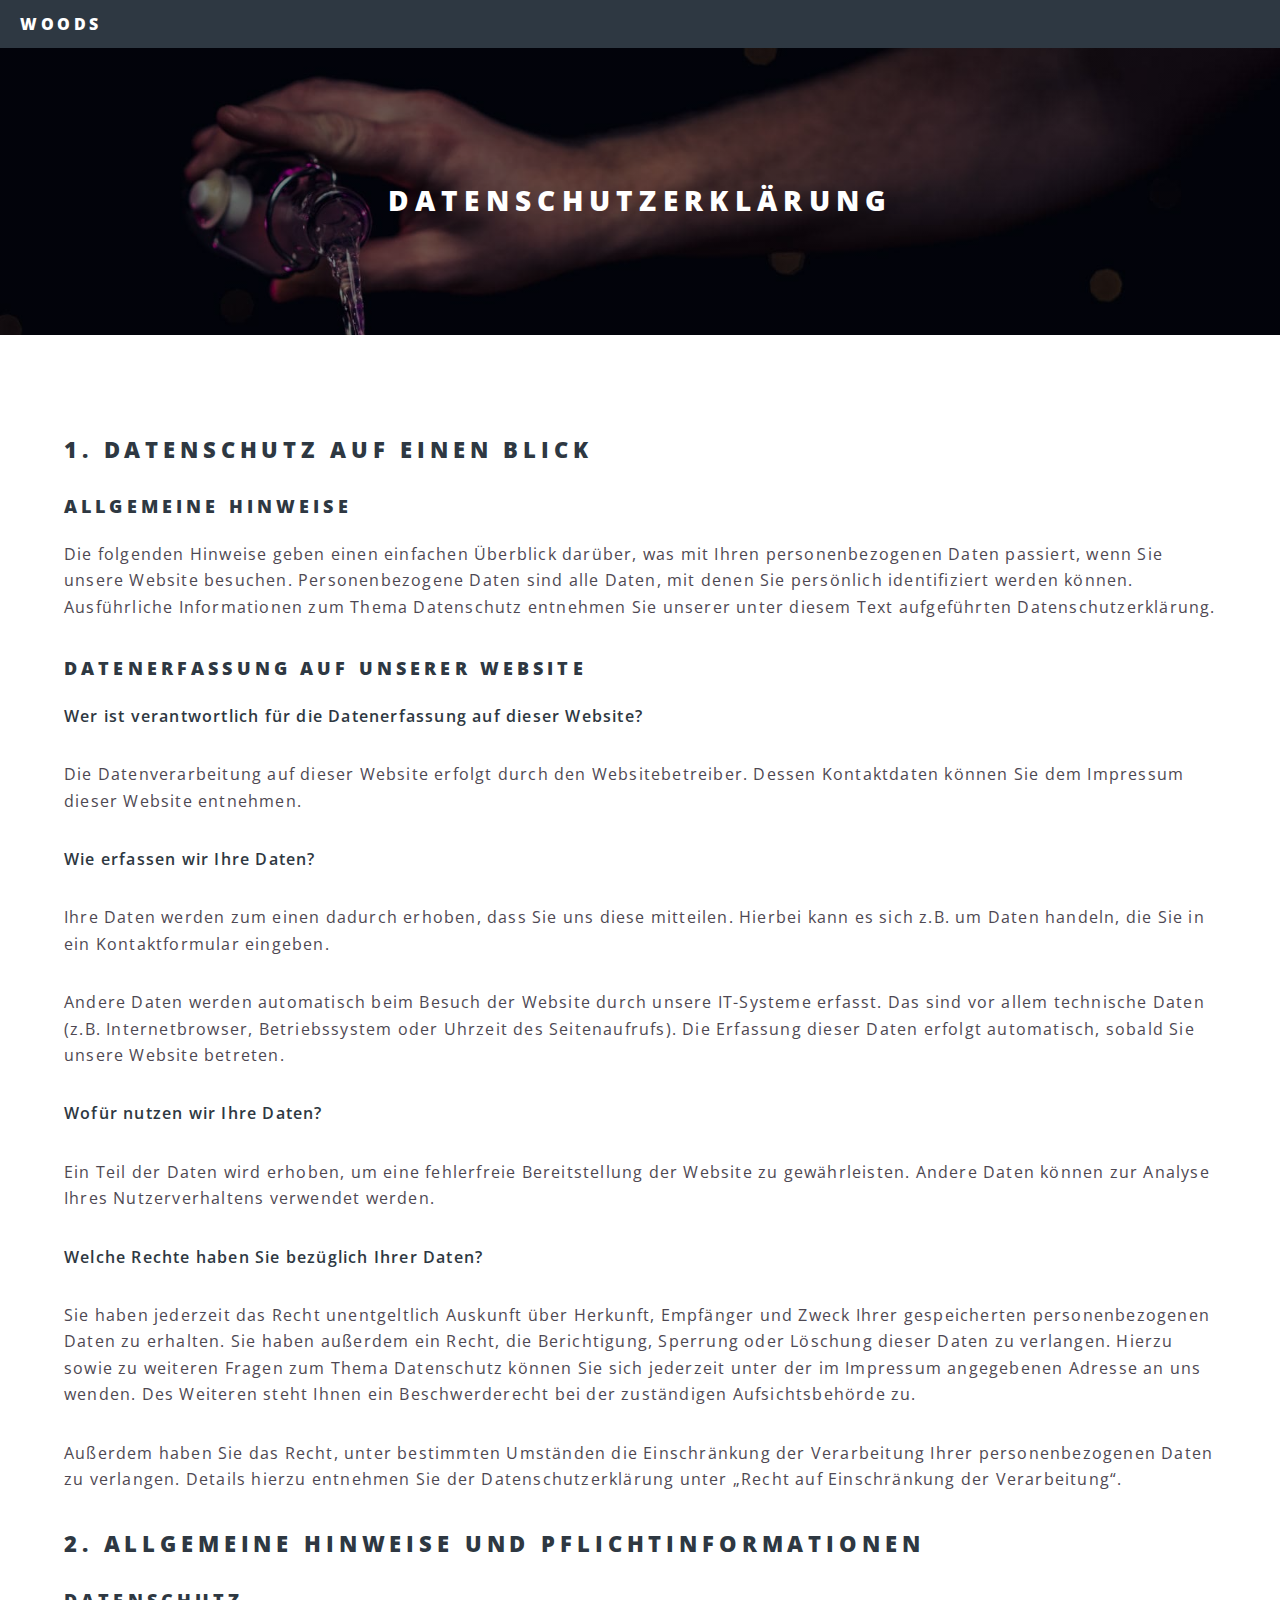
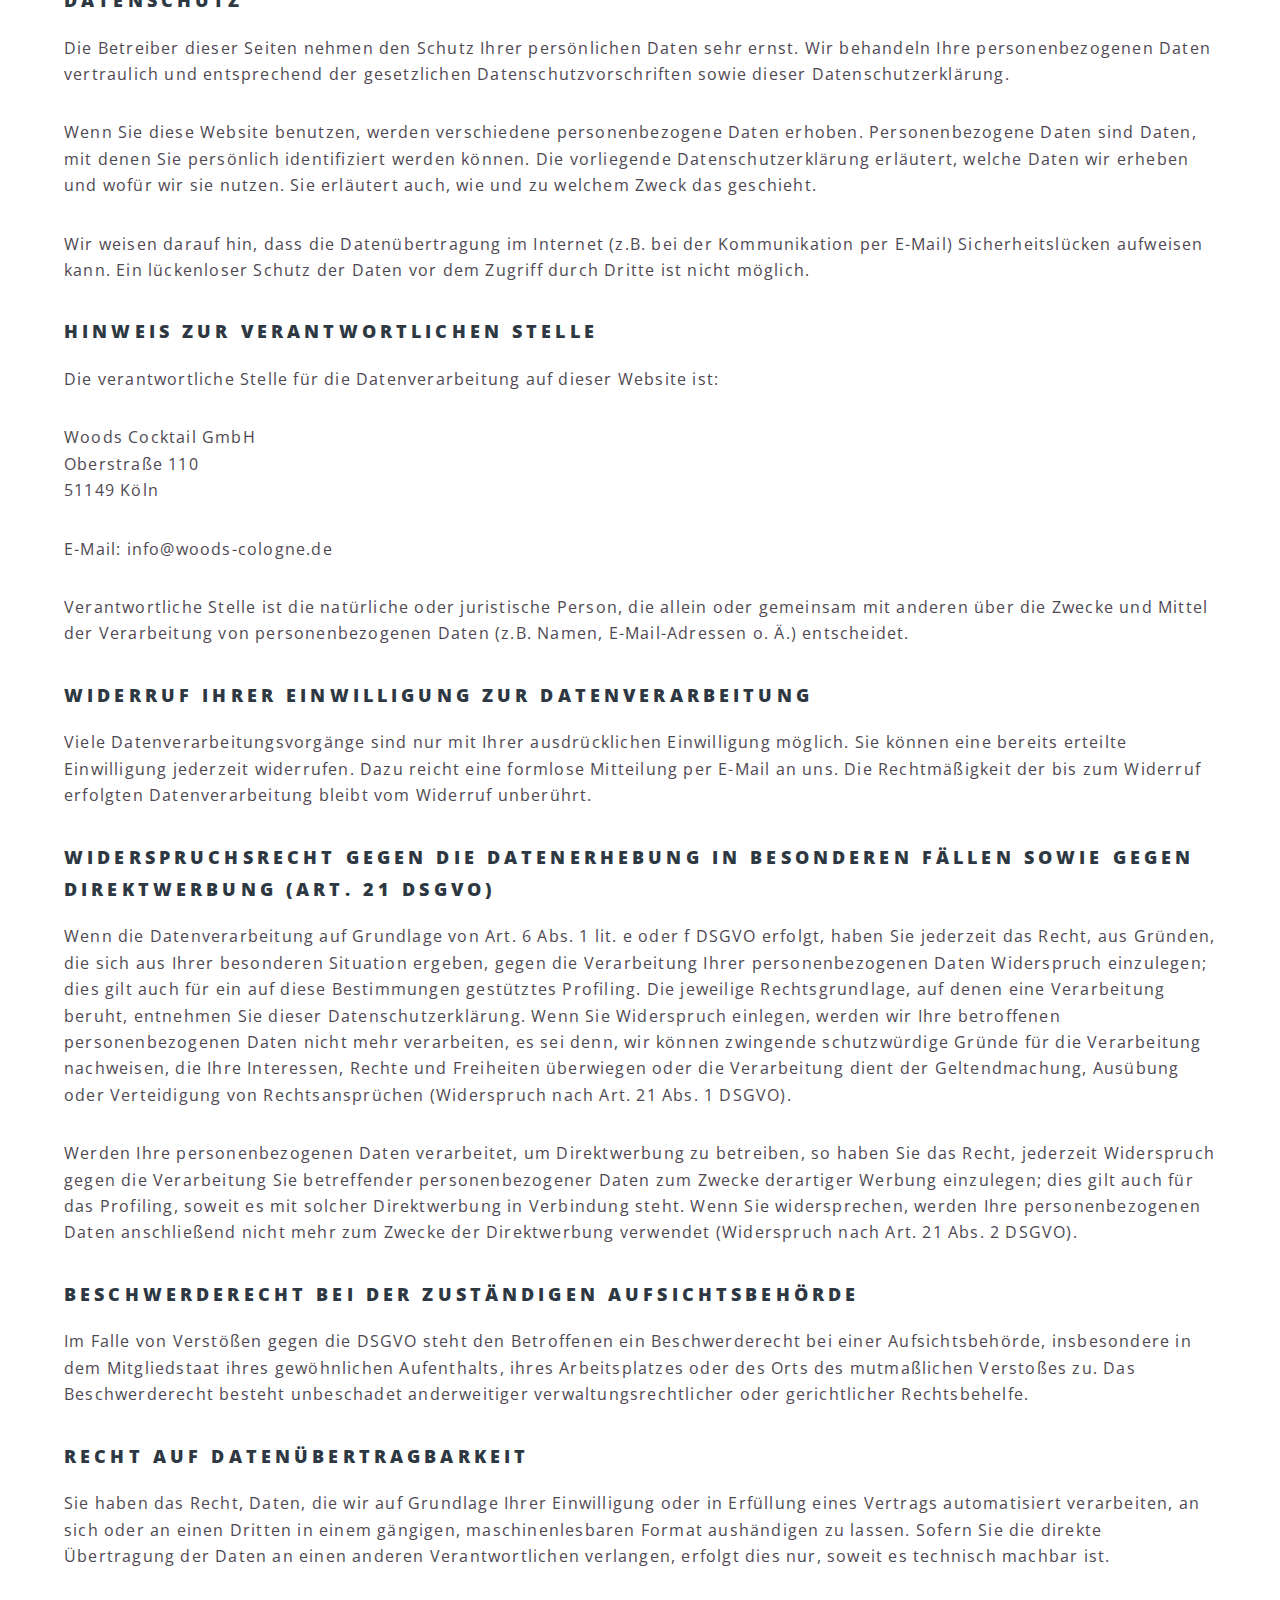
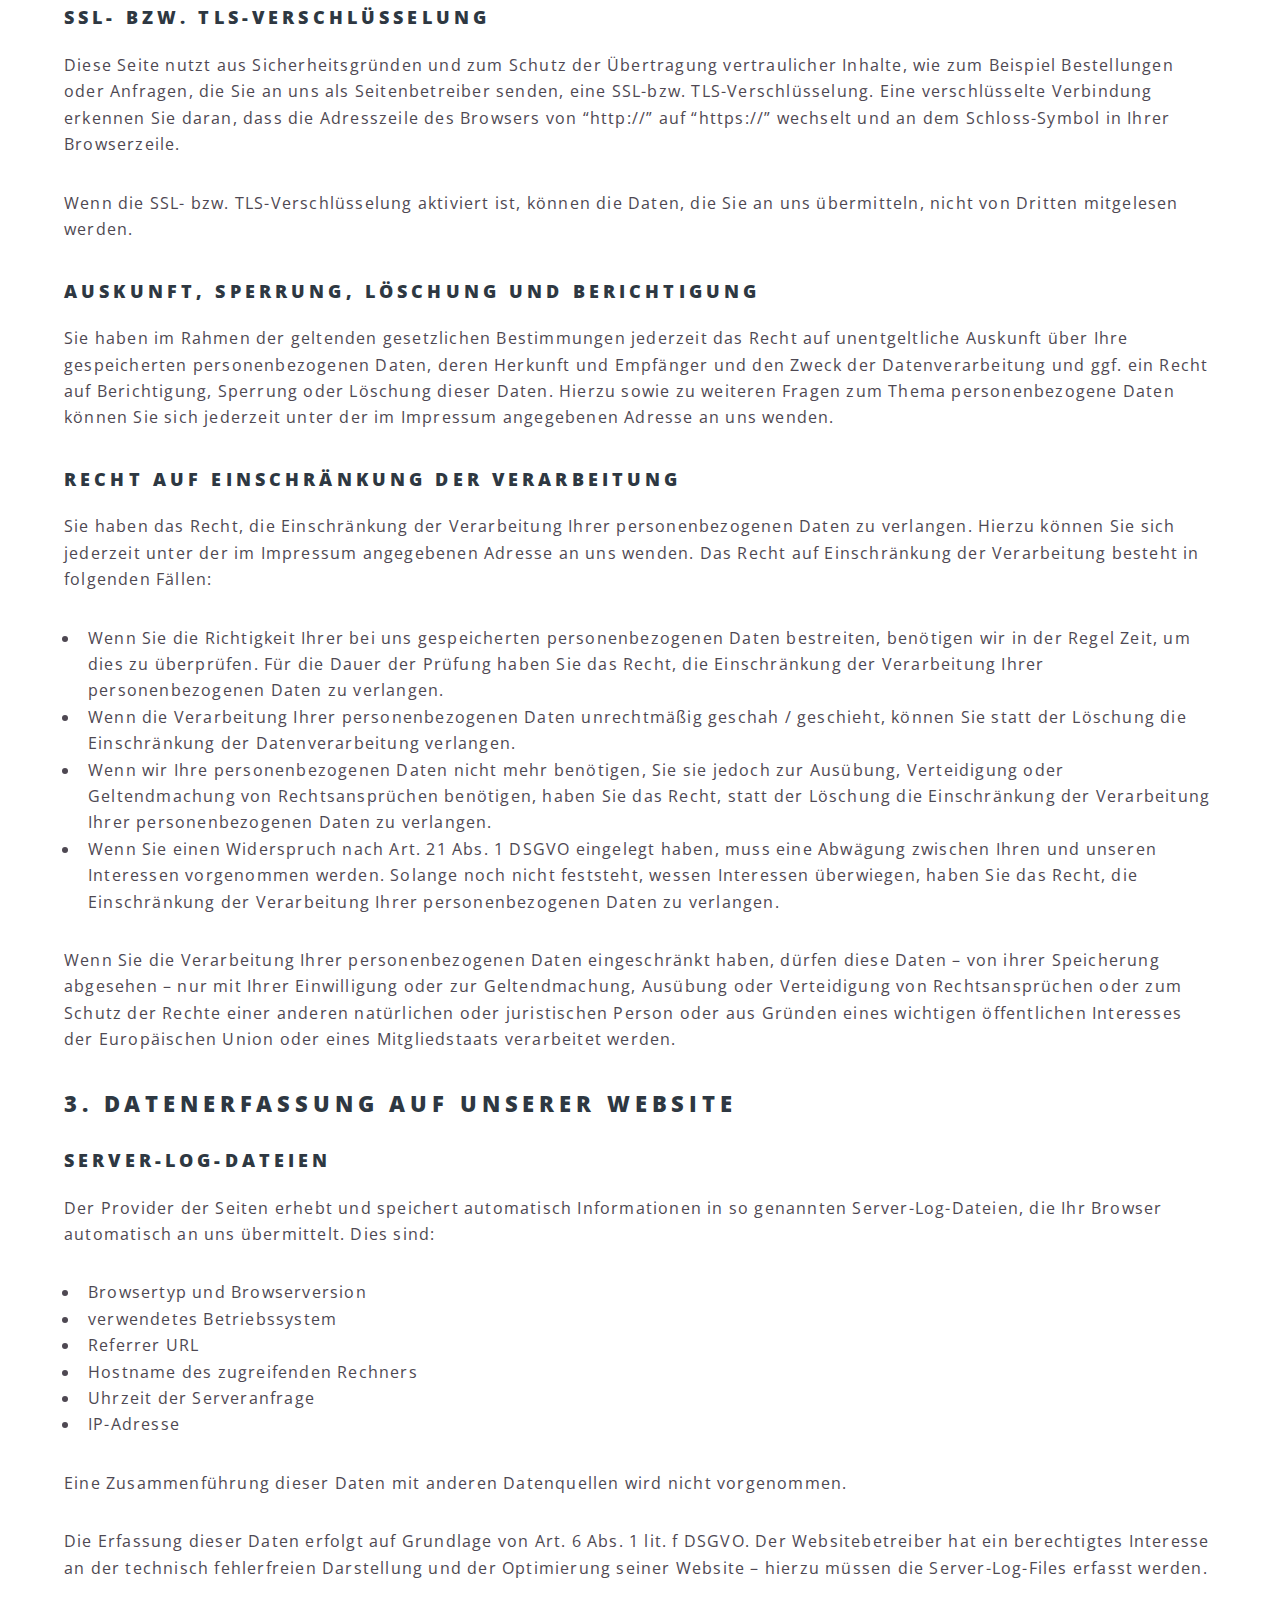
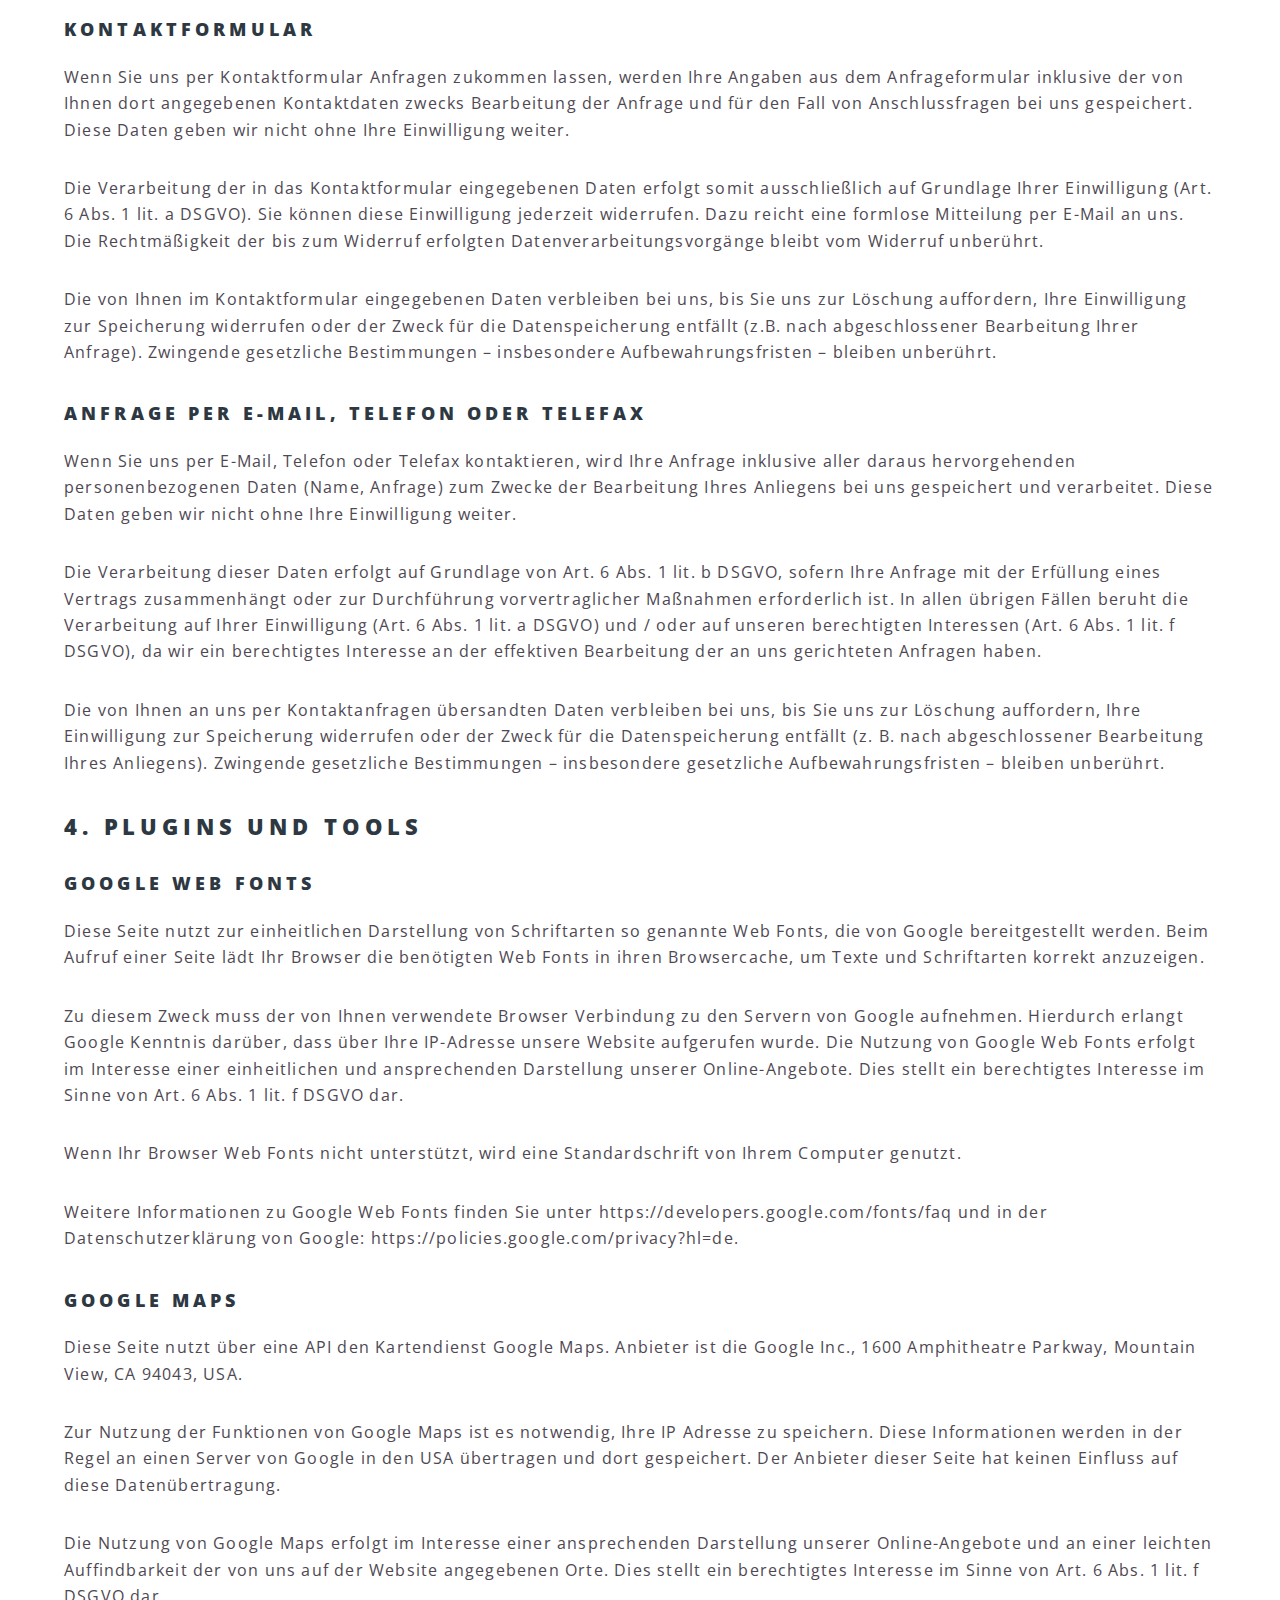
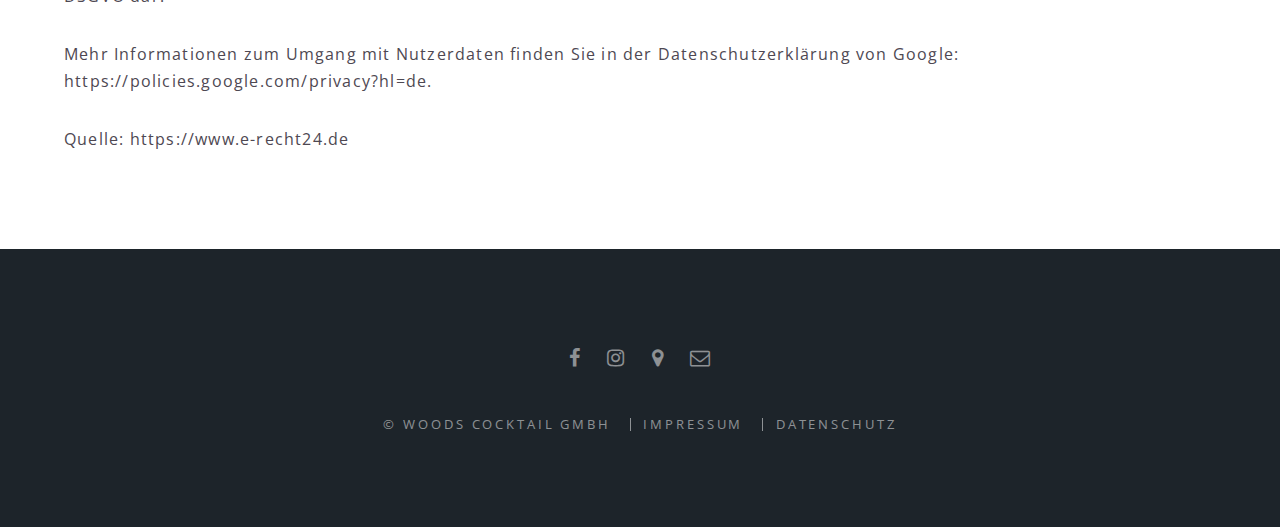
<file: datenschutz.html>
<!DOCTYPE HTML>
<!--
	Spectral by Pixelarity
	pixelarity.com | hello@pixelarity.com
	License: pixelarity.com/license
-->
<html>
	<head>
		<title>Woods</title>
		<meta charset="utf-8" />
		<meta name="viewport" content="width=device-width, initial-scale=1, user-scalable=no" />
		<link rel="stylesheet" href="assets/css/main.css" />
		<noscript><link rel="stylesheet" href="assets/css/noscript.css" /></noscript>
	</head>
	<body class="is-preload">

		<!-- Page Wrapper -->
			<div id="page-wrapper">

				<!-- Header -->
					<header id="header">
						<h1><a href="index.html">Woods</a></h1>
					</header>

				<!-- Main -->
					<article id="main">
						<header>
							<h2>Datenschutzerkl&auml;rung</h2>
						</header>
						<section class="wrapper style5">
							<div class="inner">
								<h2>1. Datenschutz auf einen Blick</h2>
								<h3>Allgemeine Hinweise</h3> <p>Die folgenden Hinweise geben einen einfachen &Uuml;berblick dar&uuml;ber, was mit Ihren personenbezogenen Daten passiert, wenn Sie unsere Website besuchen. Personenbezogene Daten sind alle Daten, mit denen Sie pers&ouml;nlich identifiziert werden k&ouml;nnen. Ausf&uuml;hrliche Informationen zum Thema Datenschutz entnehmen Sie unserer unter diesem Text aufgef&uuml;hrten Datenschutzerkl&auml;rung.</p>
								<h3>Datenerfassung auf unserer Website</h3> <p><strong>Wer ist verantwortlich f&uuml;r die Datenerfassung auf dieser Website?</strong></p> <p>Die Datenverarbeitung auf dieser Website erfolgt durch den Websitebetreiber. Dessen Kontaktdaten k&ouml;nnen Sie dem Impressum dieser Website entnehmen.</p> <p><strong>Wie erfassen wir Ihre Daten?</strong></p> <p>Ihre Daten werden zum einen dadurch erhoben, dass Sie uns diese mitteilen. Hierbei kann es sich z.B. um Daten handeln, die Sie in ein Kontaktformular eingeben.</p> <p>Andere Daten werden automatisch beim Besuch der Website durch unsere IT-Systeme erfasst. Das sind vor allem technische Daten (z.B. Internetbrowser, Betriebssystem oder Uhrzeit des Seitenaufrufs). Die Erfassung dieser Daten erfolgt automatisch, sobald Sie unsere Website betreten.</p> <p><strong>Wof&uuml;r nutzen wir Ihre Daten?</strong></p> <p>Ein Teil der Daten wird erhoben, um eine fehlerfreie Bereitstellung der Website zu gew&auml;hrleisten. Andere Daten k&ouml;nnen zur Analyse Ihres Nutzerverhaltens verwendet werden.</p> <p><strong>Welche Rechte haben Sie bez&uuml;glich Ihrer Daten?</strong></p> <p>Sie haben jederzeit das Recht unentgeltlich Auskunft &uuml;ber Herkunft, Empf&auml;nger und Zweck Ihrer gespeicherten personenbezogenen Daten zu erhalten. Sie haben au&szlig;erdem ein Recht, die Berichtigung, Sperrung oder L&ouml;schung dieser Daten zu verlangen. Hierzu sowie zu weiteren Fragen zum Thema Datenschutz k&ouml;nnen Sie sich jederzeit unter der im Impressum angegebenen Adresse an uns wenden. Des Weiteren steht Ihnen ein Beschwerderecht bei der zust&auml;ndigen Aufsichtsbeh&ouml;rde zu.</p> <p>Au&szlig;erdem haben Sie das Recht, unter bestimmten Umst&auml;nden die Einschr&auml;nkung der Verarbeitung Ihrer personenbezogenen Daten zu verlangen. Details hierzu entnehmen Sie der Datenschutzerkl&auml;rung unter &bdquo;Recht auf Einschr&auml;nkung der Verarbeitung&ldquo;.</p>
								<h2>2. Allgemeine Hinweise und Pflichtinformationen</h2>
								<h3>Datenschutz</h3> <p>Die Betreiber dieser Seiten nehmen den Schutz Ihrer pers&ouml;nlichen Daten sehr ernst. Wir behandeln Ihre personenbezogenen Daten vertraulich und entsprechend der gesetzlichen Datenschutzvorschriften sowie dieser Datenschutzerkl&auml;rung.</p> <p>Wenn Sie diese Website benutzen, werden verschiedene personenbezogene Daten erhoben. Personenbezogene Daten sind Daten, mit denen Sie pers&ouml;nlich identifiziert werden k&ouml;nnen. Die vorliegende Datenschutzerkl&auml;rung erl&auml;utert, welche Daten wir erheben und wof&uuml;r wir sie nutzen. Sie erl&auml;utert auch, wie und zu welchem Zweck das geschieht.</p> <p>Wir weisen darauf hin, dass die Daten&uuml;bertragung im Internet (z.B. bei der Kommunikation per E-Mail) Sicherheitsl&uuml;cken aufweisen kann. Ein l&uuml;ckenloser Schutz der Daten vor dem Zugriff durch Dritte ist nicht m&ouml;glich.</p>
								<h3>Hinweis zur verantwortlichen Stelle</h3> <p>Die verantwortliche Stelle f&uuml;r die Datenverarbeitung auf dieser Website ist:</p> <p>Woods Cocktail GmbH<br />
								Oberstra&szlig;e 110<br />
								51149 K&ouml;ln</p>

								E-Mail: info@woods-cologne.de</p>
								<p>Verantwortliche Stelle ist die nat&uuml;rliche oder juristische Person, die allein oder gemeinsam mit anderen &uuml;ber die Zwecke und Mittel der Verarbeitung von personenbezogenen Daten (z.B. Namen, E-Mail-Adressen o. &Auml;.) entscheidet.</p>
								<h3>Widerruf Ihrer Einwilligung zur Datenverarbeitung</h3> <p>Viele Datenverarbeitungsvorg&auml;nge sind nur mit Ihrer ausdr&uuml;cklichen Einwilligung m&ouml;glich. Sie k&ouml;nnen eine bereits erteilte Einwilligung jederzeit widerrufen. Dazu reicht eine formlose Mitteilung per E-Mail an uns. Die Rechtm&auml;&szlig;igkeit der bis zum Widerruf erfolgten Datenverarbeitung bleibt vom Widerruf unber&uuml;hrt.</p>
								<h3>Widerspruchsrecht gegen die Datenerhebung in besonderen F&auml;llen sowie gegen Direktwerbung (Art. 21 DSGVO)</h3> <p>Wenn die Datenverarbeitung auf Grundlage von Art. 6 Abs. 1 lit. e oder f DSGVO erfolgt, haben Sie jederzeit das Recht, aus Gr&uuml;nden, die sich aus Ihrer besonderen Situation ergeben, gegen die Verarbeitung Ihrer personenbezogenen Daten Widerspruch einzulegen; dies gilt auch f&uuml;r ein auf diese Bestimmungen gest&uuml;tztes Profiling. Die jeweilige Rechtsgrundlage, auf denen eine Verarbeitung beruht, entnehmen Sie dieser Datenschutzerkl&auml;rung. Wenn Sie Widerspruch einlegen, werden wir Ihre betroffenen personenbezogenen Daten nicht mehr verarbeiten, es sei denn, wir k&ouml;nnen zwingende schutzw&uuml;rdige Gr&uuml;nde f&uuml;r die Verarbeitung nachweisen, die Ihre Interessen, Rechte und Freiheiten &uuml;berwiegen oder die Verarbeitung dient der Geltendmachung, Aus&uuml;bung oder Verteidigung von Rechtsanspr&uuml;chen (Widerspruch nach Art. 21 Abs. 1 DSGVO).</p> <p>Werden Ihre personenbezogenen Daten verarbeitet, um Direktwerbung zu betreiben, so haben Sie das Recht, jederzeit Widerspruch gegen die Verarbeitung Sie betreffender personenbezogener Daten zum Zwecke derartiger Werbung einzulegen; dies gilt auch f&uuml;r das Profiling, soweit es mit solcher Direktwerbung in Verbindung steht. Wenn Sie widersprechen, werden Ihre personenbezogenen Daten anschlie&szlig;end nicht mehr zum Zwecke der Direktwerbung verwendet (Widerspruch nach Art. 21 Abs. 2 DSGVO).</p>
								<h3>Beschwerderecht bei der zust&auml;ndigen Aufsichtsbeh&ouml;rde</h3> <p>Im Falle von Verst&ouml;&szlig;en gegen die DSGVO steht den Betroffenen ein Beschwerderecht bei einer Aufsichtsbeh&ouml;rde, insbesondere in dem Mitgliedstaat ihres gew&ouml;hnlichen Aufenthalts, ihres Arbeitsplatzes oder des Orts des mutma&szlig;lichen Versto&szlig;es zu. Das Beschwerderecht besteht unbeschadet anderweitiger verwaltungsrechtlicher oder gerichtlicher Rechtsbehelfe.</p>
								<h3>Recht auf Daten&uuml;bertragbarkeit</h3> <p>Sie haben das Recht, Daten, die wir auf Grundlage Ihrer Einwilligung oder in Erf&uuml;llung eines Vertrags automatisiert verarbeiten, an sich oder an einen Dritten in einem g&auml;ngigen, maschinenlesbaren Format aush&auml;ndigen zu lassen. Sofern Sie die direkte &Uuml;bertragung der Daten an einen anderen Verantwortlichen verlangen, erfolgt dies nur, soweit es technisch machbar ist.</p>
								<h3>SSL- bzw. TLS-Verschl&uuml;sselung</h3> <p>Diese Seite nutzt aus Sicherheitsgr&uuml;nden und zum Schutz der &Uuml;bertragung vertraulicher Inhalte, wie zum Beispiel Bestellungen oder Anfragen, die Sie an uns als Seitenbetreiber senden, eine SSL-bzw. TLS-Verschl&uuml;sselung. Eine verschl&uuml;sselte Verbindung erkennen Sie daran, dass die Adresszeile des Browsers von &ldquo;http://&rdquo; auf &ldquo;https://&rdquo; wechselt und an dem Schloss-Symbol in Ihrer Browserzeile.</p> <p>Wenn die SSL- bzw. TLS-Verschl&uuml;sselung aktiviert ist, k&ouml;nnen die Daten, die Sie an uns &uuml;bermitteln, nicht von Dritten mitgelesen werden.</p>
								<h3>Auskunft, Sperrung, L&ouml;schung und Berichtigung</h3> <p>Sie haben im Rahmen der geltenden gesetzlichen Bestimmungen jederzeit das Recht auf unentgeltliche Auskunft &uuml;ber Ihre gespeicherten personenbezogenen Daten, deren Herkunft und Empf&auml;nger und den Zweck der Datenverarbeitung und ggf. ein Recht auf Berichtigung, Sperrung oder L&ouml;schung dieser Daten. Hierzu sowie zu weiteren Fragen zum Thema personenbezogene Daten k&ouml;nnen Sie sich jederzeit unter der im Impressum angegebenen Adresse an uns wenden.</p>
								<h3>Recht auf Einschr&auml;nkung der Verarbeitung</h3> <p>Sie haben das Recht, die Einschr&auml;nkung der Verarbeitung Ihrer personenbezogenen Daten zu verlangen. Hierzu k&ouml;nnen Sie sich jederzeit unter der im Impressum angegebenen Adresse an uns wenden. Das Recht auf Einschr&auml;nkung der Verarbeitung besteht in folgenden F&auml;llen:</p> <ul> <li>Wenn Sie die Richtigkeit Ihrer bei uns gespeicherten personenbezogenen Daten bestreiten, ben&ouml;tigen wir in der Regel Zeit, um dies zu &uuml;berpr&uuml;fen. F&uuml;r die Dauer der Pr&uuml;fung haben Sie das Recht, die Einschr&auml;nkung der Verarbeitung Ihrer personenbezogenen Daten zu verlangen.</li> <li>Wenn die Verarbeitung Ihrer personenbezogenen Daten unrechtm&auml;&szlig;ig geschah / geschieht, k&ouml;nnen Sie statt der L&ouml;schung die Einschr&auml;nkung der Datenverarbeitung verlangen.</li> <li>Wenn wir Ihre personenbezogenen Daten nicht mehr ben&ouml;tigen, Sie sie jedoch zur Aus&uuml;bung, Verteidigung oder Geltendmachung von Rechtsanspr&uuml;chen ben&ouml;tigen, haben Sie das Recht, statt der L&ouml;schung die Einschr&auml;nkung der Verarbeitung Ihrer personenbezogenen Daten zu verlangen.</li> <li>Wenn Sie einen Widerspruch nach Art. 21 Abs. 1 DSGVO eingelegt haben, muss eine Abw&auml;gung zwischen Ihren und unseren Interessen vorgenommen werden. Solange noch nicht feststeht, wessen Interessen &uuml;berwiegen, haben Sie das Recht, die Einschr&auml;nkung der Verarbeitung Ihrer personenbezogenen Daten zu verlangen.</li> </ul> <p>Wenn Sie die Verarbeitung Ihrer personenbezogenen Daten eingeschr&auml;nkt haben, d&uuml;rfen diese Daten &ndash; von ihrer Speicherung abgesehen &ndash; nur mit Ihrer Einwilligung oder zur Geltendmachung, Aus&uuml;bung oder Verteidigung von Rechtsanspr&uuml;chen oder zum Schutz der Rechte einer anderen nat&uuml;rlichen oder juristischen Person oder aus Gr&uuml;nden eines wichtigen &ouml;ffentlichen Interesses der Europ&auml;ischen Union oder eines Mitgliedstaats verarbeitet werden.</p>
								<h2>3. Datenerfassung auf unserer Website</h2>
								<h3>Server-Log-Dateien</h3> <p>Der Provider der Seiten erhebt und speichert automatisch Informationen in so genannten Server-Log-Dateien, die Ihr Browser automatisch an uns &uuml;bermittelt. Dies sind:</p> <ul> <li>Browsertyp und Browserversion</li> <li>verwendetes Betriebssystem</li> <li>Referrer URL</li> <li>Hostname des zugreifenden Rechners</li> <li>Uhrzeit der Serveranfrage</li> <li>IP-Adresse</li> </ul> <p>Eine Zusammenf&uuml;hrung dieser Daten mit anderen Datenquellen wird nicht vorgenommen.</p> <p>Die Erfassung dieser Daten erfolgt auf Grundlage von Art. 6 Abs. 1 lit. f DSGVO. Der Websitebetreiber hat ein berechtigtes Interesse an der technisch fehlerfreien Darstellung und der Optimierung seiner Website &ndash; hierzu m&uuml;ssen die Server-Log-Files erfasst werden.</p>
								<h3>Kontaktformular</h3> <p>Wenn Sie uns per Kontaktformular Anfragen zukommen lassen, werden Ihre Angaben aus dem Anfrageformular inklusive der von Ihnen dort angegebenen Kontaktdaten zwecks Bearbeitung der Anfrage und f&uuml;r den Fall von Anschlussfragen bei uns gespeichert. Diese Daten geben wir nicht ohne Ihre Einwilligung weiter.</p> <p>Die Verarbeitung der in das Kontaktformular eingegebenen Daten erfolgt somit ausschlie&szlig;lich auf Grundlage Ihrer Einwilligung (Art. 6 Abs. 1 lit. a DSGVO). Sie k&ouml;nnen diese Einwilligung jederzeit widerrufen. Dazu reicht eine formlose Mitteilung per E-Mail an uns. Die Rechtm&auml;&szlig;igkeit der bis zum Widerruf erfolgten Datenverarbeitungsvorg&auml;nge bleibt vom Widerruf unber&uuml;hrt.</p> <p>Die von Ihnen im Kontaktformular eingegebenen Daten verbleiben bei uns, bis Sie uns zur L&ouml;schung auffordern, Ihre Einwilligung zur Speicherung widerrufen oder der Zweck f&uuml;r die Datenspeicherung entf&auml;llt (z.B. nach abgeschlossener Bearbeitung Ihrer Anfrage). Zwingende gesetzliche Bestimmungen &ndash; insbesondere Aufbewahrungsfristen &ndash; bleiben unber&uuml;hrt.</p>
								<h3>Anfrage per E-Mail, Telefon oder Telefax</h3> <p>Wenn Sie uns per E-Mail, Telefon oder Telefax kontaktieren, wird Ihre Anfrage inklusive aller daraus hervorgehenden personenbezogenen Daten (Name, Anfrage) zum Zwecke der Bearbeitung Ihres Anliegens bei uns gespeichert und verarbeitet. Diese Daten geben wir nicht ohne Ihre Einwilligung weiter.</p> <p>Die Verarbeitung dieser Daten erfolgt auf Grundlage von Art. 6 Abs. 1 lit. b DSGVO, sofern Ihre Anfrage mit der Erf&uuml;llung eines Vertrags zusammenh&auml;ngt oder zur Durchf&uuml;hrung vorvertraglicher Ma&szlig;nahmen erforderlich ist. In allen &uuml;brigen F&auml;llen beruht die Verarbeitung auf Ihrer Einwilligung (Art. 6 Abs. 1 lit. a DSGVO) und / oder auf unseren berechtigten Interessen (Art. 6 Abs. 1 lit. f DSGVO), da wir ein berechtigtes Interesse an der effektiven Bearbeitung der an uns gerichteten Anfragen haben.</p> <p>Die von Ihnen an uns per Kontaktanfragen &uuml;bersandten Daten verbleiben bei uns, bis Sie uns zur L&ouml;schung auffordern, Ihre Einwilligung zur Speicherung widerrufen oder der Zweck f&uuml;r die Datenspeicherung entf&auml;llt (z. B. nach abgeschlossener Bearbeitung Ihres Anliegens). Zwingende gesetzliche Bestimmungen &ndash; insbesondere gesetzliche Aufbewahrungsfristen &ndash; bleiben unber&uuml;hrt.</p>
								<h2>4. Plugins und Tools</h2>
								<h3>Google Web Fonts</h3> <p>Diese Seite nutzt zur einheitlichen Darstellung von Schriftarten so genannte Web Fonts, die von Google bereitgestellt werden. Beim Aufruf einer Seite l&auml;dt Ihr Browser die ben&ouml;tigten Web Fonts in ihren Browsercache, um Texte und Schriftarten korrekt anzuzeigen.</p> <p>Zu diesem Zweck muss der von Ihnen verwendete Browser Verbindung zu den Servern von Google aufnehmen. Hierdurch erlangt Google Kenntnis dar&uuml;ber, dass &uuml;ber Ihre IP-Adresse unsere Website aufgerufen wurde. Die Nutzung von Google Web Fonts erfolgt im Interesse einer einheitlichen und ansprechenden Darstellung unserer Online-Angebote. Dies stellt ein berechtigtes Interesse im Sinne von Art. 6 Abs. 1 lit. f DSGVO dar.</p> <p>Wenn Ihr Browser Web Fonts nicht unterst&uuml;tzt, wird eine Standardschrift von Ihrem Computer genutzt.</p> <p>Weitere Informationen zu Google Web Fonts finden Sie unter <a href="https://developers.google.com/fonts/faq" target="_blank" rel="noopener">https://developers.google.com/fonts/faq</a> und in der Datenschutzerkl&auml;rung von Google: <a href="https://policies.google.com/privacy?hl=de" target="_blank" rel="noopener">https://policies.google.com/privacy?hl=de</a>.</p>
								<h3>Google Maps</h3> <p>Diese Seite nutzt &uuml;ber eine API den Kartendienst Google Maps. Anbieter ist die Google Inc., 1600 Amphitheatre Parkway, Mountain View, CA 94043, USA.</p> <p>Zur Nutzung der Funktionen von Google Maps ist es notwendig, Ihre IP Adresse zu speichern. Diese Informationen werden in der Regel an einen Server von Google in den USA &uuml;bertragen und dort gespeichert. Der Anbieter dieser Seite hat keinen Einfluss auf diese Daten&uuml;bertragung.</p> <p>Die Nutzung von Google Maps erfolgt im Interesse einer ansprechenden Darstellung unserer Online-Angebote und an einer leichten Auffindbarkeit der von uns auf der Website angegebenen Orte. Dies stellt ein berechtigtes Interesse im Sinne von Art. 6 Abs. 1 lit. f DSGVO dar.</p> <p>Mehr Informationen zum Umgang mit Nutzerdaten finden Sie in der Datenschutzerkl&auml;rung von Google: <a href="https://policies.google.com/privacy?hl=de" target="_blank" rel="noopener">https://policies.google.com/privacy?hl=de</a>.</p>
								<p>Quelle: <a href="https://www.e-recht24.de">https://www.e-recht24.de</a></p>
							</div>
						</section>
					</article>

				<!-- Footer -->
					<footer id="footer">
						<ul class="icons">
							<li><a href="https://www.facebook.com/WoodsCocktailGmbH/" class="icon fa-facebook"><span class="label">Facebook</span></a></li>
							<li><a href="https://www.instagram.com/woodscologne/" class="icon fa-instagram"><span class="label">Instagram</span></a></li>
							<li><a href="https://goo.gl/maps/7JQjLctfkos" class="icon fa-map-marker"><span class="label">Google Maps</span></a></li>
							<li><a href="mailto:info@woods-cocktails.de" class="icon fa-envelope-o"><span class="label">Email</span></a></li>
						</ul>
						<ul class="copyright">
							<li>&copy; Woods Cocktail GmbH</li>
							<li><a href="impressum.html">Impressum</a></li>
							<li><a href="datenschutz.html">Datenschutz</a></li>
						</ul>
					</footer>

			</div>

		<!-- Scripts -->
			<script src="assets/js/jquery.min.js"></script>
			<script src="assets/js/jquery.scrollex.min.js"></script>
			<script src="assets/js/jquery.scrolly.min.js"></script>
			<script src="assets/js/browser.min.js"></script>
			<script src="assets/js/breakpoints.min.js"></script>
			<script src="assets/js/util.js"></script>
			<script src="assets/js/main.js"></script>

	</body>
</html>
</file>
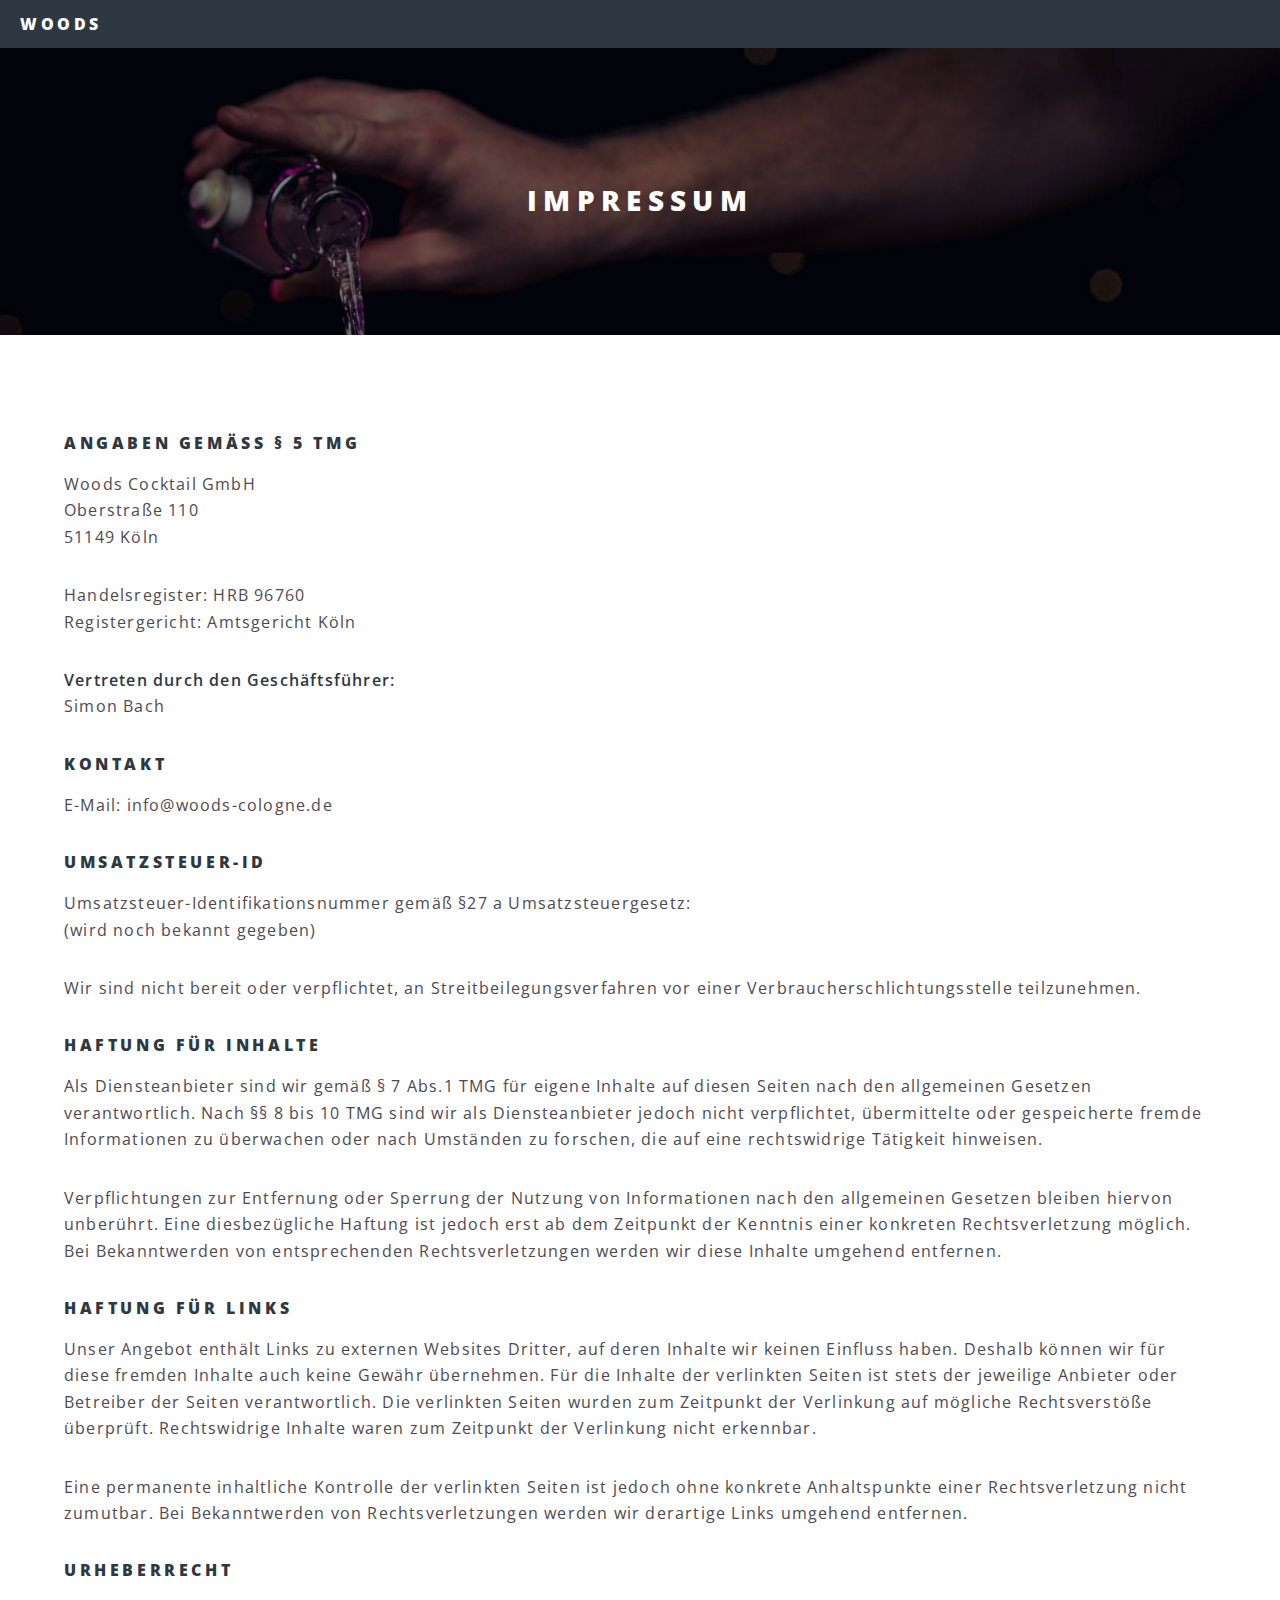
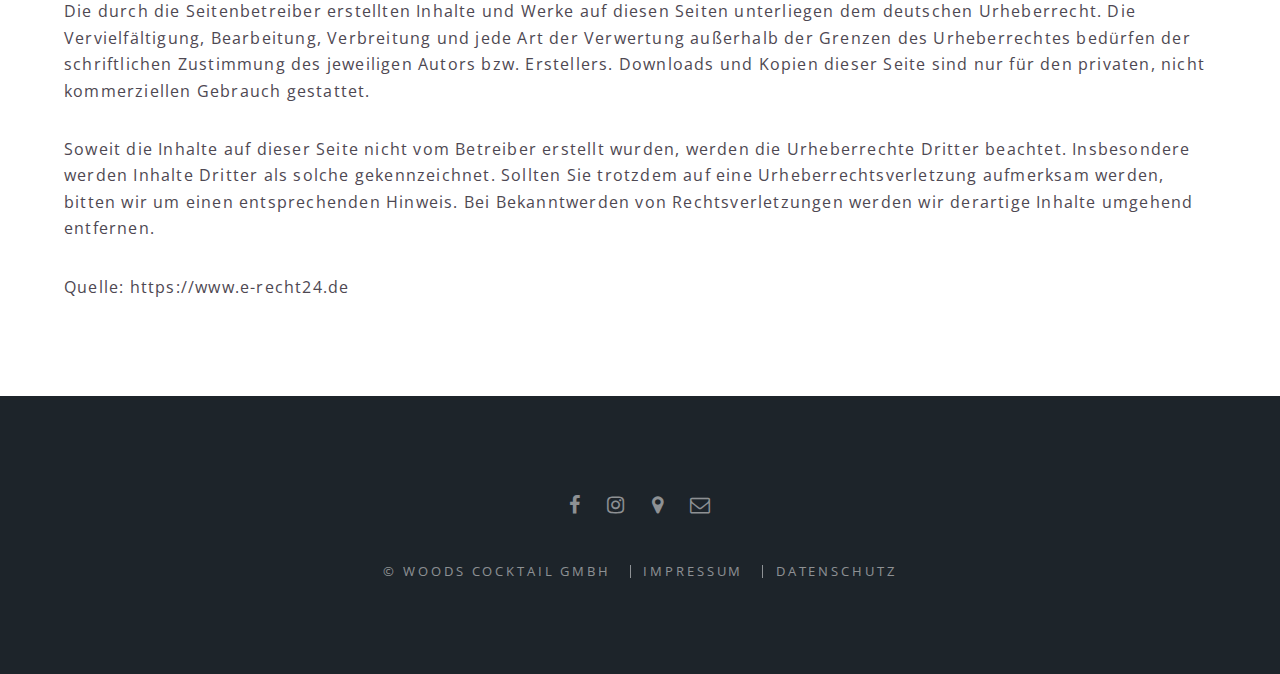
<file: impressum.html>
<!DOCTYPE HTML>
<!--
	Spectral by Pixelarity
	pixelarity.com | hello@pixelarity.com
	License: pixelarity.com/license
-->
<html>
	<head>
		<title>Woods</title>
		<meta charset="utf-8" />
		<meta name="viewport" content="width=device-width, initial-scale=1, user-scalable=no" />
		<link rel="stylesheet" href="assets/css/main.css" />
		<noscript><link rel="stylesheet" href="assets/css/noscript.css" /></noscript>
	</head>
	<body class="is-preload">

		<!-- Page Wrapper -->
			<div id="page-wrapper">

				<!-- Header -->
					<header id="header">
						<h1><a href="index.html">Woods</a></h1>
					</header>

				<!-- Main -->
					<article id="main">
						<header>
							<h2>Impressum</h2>
						</header>
						<section class="wrapper style5">
							<div class="inner">

								<h4>Angaben gem&auml;&szlig; &sect; 5 TMG</h4>
								<p>Woods Cocktail GmbH<br />
								Oberstra&szlig;e 110<br />
								51149 K&ouml;ln</p>

								<p>Handelsregister: HRB 96760<br />
								Registergericht: Amtsgericht K&ouml;ln</p>

								<p><strong>Vertreten durch den Gesch&auml;ftsf&uuml;hrer:</strong><br />
								Simon Bach</p>

								<h4>Kontakt</h4>
								<p>E-Mail: info@woods-cologne.de</p>

								<h4>Umsatzsteuer-ID</h4>
								<p>Umsatzsteuer-Identifikationsnummer gem&auml;&szlig; &sect;27 a Umsatzsteuergesetz:<br />
								(wird noch bekannt gegeben)</p>

								<p>Wir sind nicht bereit oder verpflichtet, an Streitbeilegungsverfahren vor einer Verbraucherschlichtungsstelle teilzunehmen.</p>

								<h4>Haftung f&uuml;r Inhalte</h4>
								<p>Als Diensteanbieter sind wir gem&auml;&szlig; &sect; 7 Abs.1 TMG f&uuml;r eigene Inhalte auf diesen Seiten nach den allgemeinen Gesetzen verantwortlich. Nach &sect;&sect; 8 bis 10 TMG sind wir als Diensteanbieter jedoch nicht verpflichtet, &uuml;bermittelte oder gespeicherte fremde Informationen zu &uuml;berwachen oder nach Umst&auml;nden zu forschen, die auf eine rechtswidrige T&auml;tigkeit hinweisen.</p> <p>Verpflichtungen zur Entfernung oder Sperrung der Nutzung von Informationen nach den allgemeinen Gesetzen bleiben hiervon unber&uuml;hrt. Eine diesbez&uuml;gliche Haftung ist jedoch erst ab dem Zeitpunkt der Kenntnis einer konkreten Rechtsverletzung m&ouml;glich. Bei Bekanntwerden von entsprechenden Rechtsverletzungen werden wir diese Inhalte umgehend entfernen.</p>
								<h4>Haftung f&uuml;r Links</h4>
								<p>Unser Angebot enth&auml;lt Links zu externen Websites Dritter, auf deren Inhalte wir keinen Einfluss haben. Deshalb k&ouml;nnen wir f&uuml;r diese fremden Inhalte auch keine Gew&auml;hr &uuml;bernehmen. F&uuml;r die Inhalte der verlinkten Seiten ist stets der jeweilige Anbieter oder Betreiber der Seiten verantwortlich. Die verlinkten Seiten wurden zum Zeitpunkt der Verlinkung auf m&ouml;gliche Rechtsverst&ouml;&szlig;e &uuml;berpr&uuml;ft. Rechtswidrige Inhalte waren zum Zeitpunkt der Verlinkung nicht erkennbar.</p> <p>Eine permanente inhaltliche Kontrolle der verlinkten Seiten ist jedoch ohne konkrete Anhaltspunkte einer Rechtsverletzung nicht zumutbar. Bei Bekanntwerden von Rechtsverletzungen werden wir derartige Links umgehend entfernen.</p>
								<h4>Urheberrecht</h4>
								<p>Die durch die Seitenbetreiber erstellten Inhalte und Werke auf diesen Seiten unterliegen dem deutschen Urheberrecht. Die Vervielf&auml;ltigung, Bearbeitung, Verbreitung und jede Art der Verwertung au&szlig;erhalb der Grenzen des Urheberrechtes bed&uuml;rfen der schriftlichen Zustimmung des jeweiligen Autors bzw. Erstellers. Downloads und Kopien dieser Seite sind nur f&uuml;r den privaten, nicht kommerziellen Gebrauch gestattet.</p> <p>Soweit die Inhalte auf dieser Seite nicht vom Betreiber erstellt wurden, werden die Urheberrechte Dritter beachtet. Insbesondere werden Inhalte Dritter als solche gekennzeichnet. Sollten Sie trotzdem auf eine Urheberrechtsverletzung aufmerksam werden, bitten wir um einen entsprechenden Hinweis. Bei Bekanntwerden von Rechtsverletzungen werden wir derartige Inhalte umgehend entfernen.</p>

								<p>Quelle: <a href="https://www.e-recht24.de">https://www.e-recht24.de</a></p>
							</div>
						</section>
					</article>

				<!-- Footer -->
					<footer id="footer">
						<ul class="icons">
							<li><a href="https://www.facebook.com/WoodsCocktailGmbH/" class="icon fa-facebook"><span class="label">Facebook</span></a></li>
							<li><a href="https://www.instagram.com/woodscologne/" class="icon fa-instagram"><span class="label">Instagram</span></a></li>
							<li><a href="https://goo.gl/maps/7JQjLctfkos" class="icon fa-map-marker"><span class="label">Google Maps</span></a></li>
							<li><a href="mailto:info@woods-cocktails.de" class="icon fa-envelope-o"><span class="label">Email</span></a></li>
						</ul>
						<ul class="copyright">
							<li>&copy; Woods Cocktail GmbH</li>
							<li><a href="impressum.html">Impressum</a></li>
							<li><a href="datenschutz.html">Datenschutz</a></li>
						</ul>
					</footer>

			</div>

		<!-- Scripts -->
			<script src="assets/js/jquery.min.js"></script>
			<script src="assets/js/jquery.scrollex.min.js"></script>
			<script src="assets/js/jquery.scrolly.min.js"></script>
			<script src="assets/js/browser.min.js"></script>
			<script src="assets/js/breakpoints.min.js"></script>
			<script src="assets/js/util.js"></script>
			<script src="assets/js/main.js"></script>

	</body>
</html>
</file>
<file: assets/css/custom.css>
.logo {
    width: 270px;
    margin-top: 14px;
}
</file>
<file: assets/css/noscript.css>
/*
	Spectral by Pixelarity
	pixelarity.com | hello@pixelarity.com
	License: pixelarity.com/license
*/

/* Banner */

	body.is-preload #banner h2 {
		-moz-transform: none;
		-webkit-transform: none;
		-ms-transform: none;
		transform: none;
		opacity: 1;
	}

		body.is-preload #banner h2:before, body.is-preload #banner h2:after {
			width: 100%;
		}

	body.is-preload #banner .more {
		-moz-transform: none;
		-webkit-transform: none;
		-ms-transform: none;
		transform: none;
		opacity: 1;
	}

	body.is-preload #banner:after {
		opacity: 0;
	}
</file>
<file: assets/css/main.css>
@import url(font-awesome.min.css);
@import url("https://fonts.googleapis.com/css?family=Open+Sans:400,400italic,600,600italic,800,800italic");

/*
	Spectral by Pixelarity
	pixelarity.com | hello@pixelarity.com
	License: pixelarity.com/license
*/

html, body, div, span, applet, object,
iframe, h1, h2, h3, h4, h5, h6, p, blockquote,
pre, a, abbr, acronym, address, big, cite,
code, del, dfn, em, img, ins, kbd, q, s, samp,
small, strike, strong, sub, sup, tt, var, b,
u, i, center, dl, dt, dd, ol, ul, li, fieldset,
form, label, legend, table, caption, tbody,
tfoot, thead, tr, th, td, article, aside,
canvas, details, embed, figure, figcaption,
footer, header, hgroup, menu, nav, output, ruby,
section, summary, time, mark, audio, video {
	margin: 0;
	padding: 0;
	border: 0;
	font-size: 100%;
	font: inherit;
	vertical-align: baseline;}

article, aside, details, figcaption, figure,
footer, header, hgroup, menu, nav, section {
	display: block;}

body {
	line-height: 1;
}

ol, ul {
	list-style: none;
}

blockquote, q {
	quotes: none;
}

	blockquote:before, blockquote:after, q:before, q:after {
		content: '';
		content: none;
	}

table {
	border-collapse: collapse;
	border-spacing: 0;
}

body {
	-webkit-text-size-adjust: none;
}

mark {
	background-color: transparent;
	color: inherit;
}

input::-moz-focus-inner {
	border: 0;
	padding: 0;
}

input, select, textarea {
	-moz-appearance: none;
	-webkit-appearance: none;
	-ms-appearance: none;
	appearance: none;
}

/* Basic */

	@-ms-viewport {
		width: device-width;
	}

	html {
		box-sizing: border-box;
	}

	*, *:before, *:after {
		box-sizing: inherit;
	}

	body {
		background: #2e3842;
	}

		body.is-preload *, body.is-preload *:before, body.is-preload *:after {
			-moz-animation: none !important;
			-webkit-animation: none !important;
			-ms-animation: none !important;
			animation: none !important;
			-moz-transition: none !important;
			-webkit-transition: none !important;
			-ms-transition: none !important;
			transition: none !important;
		}

	body, input, select, textarea {
		color: #fff;
		font-family: "Open Sans", Helvetica, sans-serif;
		font-size: 15pt;
		font-weight: 400;
		letter-spacing: 0.075em;
		line-height: 1.65em;
	}

		@media screen and (max-width: 1680px) {

			body, input, select, textarea {
				font-size: 13pt;
			}

		}

		@media screen and (max-width: 1280px) {

			body, input, select, textarea {
				font-size: 12pt;
			}

		}

		@media screen and (max-width: 736px) {

			body, input, select, textarea {
				font-size: 11pt;
				letter-spacing: 0.0375em;
			}

		}

	a {
		-moz-transition: color 0.2s ease, border-bottom-color 0.2s ease;
		-webkit-transition: color 0.2s ease, border-bottom-color 0.2s ease;
		-ms-transition: color 0.2s ease, border-bottom-color 0.2s ease;
		transition: color 0.2s ease, border-bottom-color 0.2s ease;
		color: inherit;
		text-decoration: none;
	}

		a:hover {
			border-bottom-color: transparent;
		}

	strong, b {
		color: #fff;
		font-weight: 600;
	}

	em, i {
		font-style: italic;
	}

	p {
		margin: 0 0 2em 0;
	}

	h1, h2, h3, h4, h5, h6 {
		color: #fff;
		font-weight: 800;
		letter-spacing: 0.225em;
		line-height: 1em;
		margin: 0 0 1em 0;
		text-transform: uppercase;
	}

		h1 a, h2 a, h3 a, h4 a, h5 a, h6 a {
			color: inherit;
			text-decoration: none;
		}

	h2 {
		font-size: 1.35em;
		line-height: 1.75em;
	}

		@media screen and (max-width: 736px) {

			h2 {
				font-size: 1.1em;
				line-height: 1.65em;
			}

		}

	h3 {
		font-size: 1.15em;
		line-height: 1.75em;
	}

		@media screen and (max-width: 736px) {

			h3 {
				font-size: 1em;
				line-height: 1.65em;
			}

		}

	h4 {
		font-size: 1em;
		line-height: 1.5em;
	}

	h5 {
		font-size: 0.8em;
		line-height: 1.5em;
	}

	h6 {
		font-size: 0.7em;
		line-height: 1.5em;
	}

	sub {
		font-size: 0.8em;
		position: relative;
		top: 0.5em;
	}

	sup {
		font-size: 0.8em;
		position: relative;
		top: -0.5em;
	}

	hr {
		border: 0;
		border-bottom: solid 2px #fff;
		margin: 3em 0;
	}

		hr.major {
			margin: 4.5em 0;
		}

	blockquote {
		border-left: solid 4px #fff;
		font-style: italic;
		margin: 0 0 2em 0;
		padding: 0.5em 0 0.5em 2em;
	}

	code {
		background: rgba(144, 144, 144, 0.25);
		border-radius: 3px;
		font-family: "Courier New", monospace;
		font-size: 0.9em;
		letter-spacing: 0;
		margin: 0 0.25em;
		padding: 0.25em 0.65em;
	}

	pre {
		-webkit-overflow-scrolling: touch;
		font-family: "Courier New", monospace;
		font-size: 0.9em;
		margin: 0 0 2em 0;
	}

		pre code {
			display: block;
			line-height: 1.75em;
			padding: 1em 1.5em;
			overflow-x: auto;
		}

	.align-left {
		text-align: left;
	}

	.align-center {
		text-align: center;
	}

	.align-right {
		text-align: right;
	}

/* Row */

	.row {
		display: flex;
		flex-wrap: wrap;
		box-sizing: border-box;
		align-items: stretch;
	}

		.row > * {
			box-sizing: border-box;
		}

		.row.gtr-uniform > * > :last-child {
			margin-bottom: 0;
		}

		.row.aln-left {
			justify-content: flex-start;
		}

		.row.aln-center {
			justify-content: center;
		}

		.row.aln-right {
			justify-content: flex-end;
		}

		.row.aln-top {
			align-items: flex-start;
		}

		.row.aln-middle {
			align-items: center;
		}

		.row.aln-bottom {
			align-items: flex-end;
		}

		.row > .imp {
			order: -1;
		}

		.row > .col-1 {
			width: 8.3333333333%;
		}

		.row > .off-1 {
			margin-left: 8.3333333333%;
		}

		.row > .col-2 {
			width: 16.6666666667%;
		}

		.row > .off-2 {
			margin-left: 16.6666666667%;
		}

		.row > .col-3 {
			width: 25%;
		}

		.row > .off-3 {
			margin-left: 25%;
		}

		.row > .col-4 {
			width: 33.3333333333%;
		}

		.row > .off-4 {
			margin-left: 33.3333333333%;
		}

		.row > .col-5 {
			width: 41.6666666667%;
		}

		.row > .off-5 {
			margin-left: 41.6666666667%;
		}

		.row > .col-6 {
			width: 50%;
		}

		.row > .off-6 {
			margin-left: 50%;
		}

		.row > .col-7 {
			width: 58.3333333333%;
		}

		.row > .off-7 {
			margin-left: 58.3333333333%;
		}

		.row > .col-8 {
			width: 66.6666666667%;
		}

		.row > .off-8 {
			margin-left: 66.6666666667%;
		}

		.row > .col-9 {
			width: 75%;
		}

		.row > .off-9 {
			margin-left: 75%;
		}

		.row > .col-10 {
			width: 83.3333333333%;
		}

		.row > .off-10 {
			margin-left: 83.3333333333%;
		}

		.row > .col-11 {
			width: 91.6666666667%;
		}

		.row > .off-11 {
			margin-left: 91.6666666667%;
		}

		.row > .col-12 {
			width: 100%;
		}

		.row > .off-12 {
			margin-left: 100%;
		}

		.row.gtr-0 {
			margin-top: 0;
			margin-left: 0em;
		}

			.row.gtr-0 > * {
				padding: 0 0 0 0em;
			}

			.row.gtr-0.gtr-uniform {
				margin-top: 0em;
			}

				.row.gtr-0.gtr-uniform > * {
					padding-top: 0em;
				}

		.row.gtr-25 {
			margin-top: 0;
			margin-left: -0.375em;
		}

			.row.gtr-25 > * {
				padding: 0 0 0 0.375em;
			}

			.row.gtr-25.gtr-uniform {
				margin-top: -0.375em;
			}

				.row.gtr-25.gtr-uniform > * {
					padding-top: 0.375em;
				}

		.row.gtr-50 {
			margin-top: 0;
			margin-left: -0.75em;
		}

			.row.gtr-50 > * {
				padding: 0 0 0 0.75em;
			}

			.row.gtr-50.gtr-uniform {
				margin-top: -0.75em;
			}

				.row.gtr-50.gtr-uniform > * {
					padding-top: 0.75em;
				}

		.row {
			margin-top: 0;
			margin-left: -1.5em;
		}

			.row > * {
				padding: 0 0 0 1.5em;
			}

			.row.gtr-uniform {
				margin-top: -1.5em;
			}

				.row.gtr-uniform > * {
					padding-top: 1.5em;
				}

		.row.gtr-150 {
			margin-top: 0;
			margin-left: -2.25em;
		}

			.row.gtr-150 > * {
				padding: 0 0 0 2.25em;
			}

			.row.gtr-150.gtr-uniform {
				margin-top: -2.25em;
			}

				.row.gtr-150.gtr-uniform > * {
					padding-top: 2.25em;
				}

		.row.gtr-200 {
			margin-top: 0;
			margin-left: -3em;
		}

			.row.gtr-200 > * {
				padding: 0 0 0 3em;
			}

			.row.gtr-200.gtr-uniform {
				margin-top: -3em;
			}

				.row.gtr-200.gtr-uniform > * {
					padding-top: 3em;
				}

		@media screen and (max-width: 1680px) {

			.row {
				display: flex;
				flex-wrap: wrap;
				box-sizing: border-box;
				align-items: stretch;
			}

				.row > * {
					box-sizing: border-box;
				}

				.row.gtr-uniform > * > :last-child {
					margin-bottom: 0;
				}

				.row.aln-left {
					justify-content: flex-start;
				}

				.row.aln-center {
					justify-content: center;
				}

				.row.aln-right {
					justify-content: flex-end;
				}

				.row.aln-top {
					align-items: flex-start;
				}

				.row.aln-middle {
					align-items: center;
				}

				.row.aln-bottom {
					align-items: flex-end;
				}

				.row > .imp-xlarge {
					order: -1;
				}

				.row > .col-1-xlarge {
					width: 8.3333333333%;
				}

				.row > .off-1-xlarge {
					margin-left: 8.3333333333%;
				}

				.row > .col-2-xlarge {
					width: 16.6666666667%;
				}

				.row > .off-2-xlarge {
					margin-left: 16.6666666667%;
				}

				.row > .col-3-xlarge {
					width: 25%;
				}

				.row > .off-3-xlarge {
					margin-left: 25%;
				}

				.row > .col-4-xlarge {
					width: 33.3333333333%;
				}

				.row > .off-4-xlarge {
					margin-left: 33.3333333333%;
				}

				.row > .col-5-xlarge {
					width: 41.6666666667%;
				}

				.row > .off-5-xlarge {
					margin-left: 41.6666666667%;
				}

				.row > .col-6-xlarge {
					width: 50%;
				}

				.row > .off-6-xlarge {
					margin-left: 50%;
				}

				.row > .col-7-xlarge {
					width: 58.3333333333%;
				}

				.row > .off-7-xlarge {
					margin-left: 58.3333333333%;
				}

				.row > .col-8-xlarge {
					width: 66.6666666667%;
				}

				.row > .off-8-xlarge {
					margin-left: 66.6666666667%;
				}

				.row > .col-9-xlarge {
					width: 75%;
				}

				.row > .off-9-xlarge {
					margin-left: 75%;
				}

				.row > .col-10-xlarge {
					width: 83.3333333333%;
				}

				.row > .off-10-xlarge {
					margin-left: 83.3333333333%;
				}

				.row > .col-11-xlarge {
					width: 91.6666666667%;
				}

				.row > .off-11-xlarge {
					margin-left: 91.6666666667%;
				}

				.row > .col-12-xlarge {
					width: 100%;
				}

				.row > .off-12-xlarge {
					margin-left: 100%;
				}

				.row.gtr-0 {
					margin-top: 0;
					margin-left: 0em;
				}

					.row.gtr-0 > * {
						padding: 0 0 0 0em;
					}

					.row.gtr-0.gtr-uniform {
						margin-top: 0em;
					}

						.row.gtr-0.gtr-uniform > * {
							padding-top: 0em;
						}

				.row.gtr-25 {
					margin-top: 0;
					margin-left: -0.375em;
				}

					.row.gtr-25 > * {
						padding: 0 0 0 0.375em;
					}

					.row.gtr-25.gtr-uniform {
						margin-top: -0.375em;
					}

						.row.gtr-25.gtr-uniform > * {
							padding-top: 0.375em;
						}

				.row.gtr-50 {
					margin-top: 0;
					margin-left: -0.75em;
				}

					.row.gtr-50 > * {
						padding: 0 0 0 0.75em;
					}

					.row.gtr-50.gtr-uniform {
						margin-top: -0.75em;
					}

						.row.gtr-50.gtr-uniform > * {
							padding-top: 0.75em;
						}

				.row {
					margin-top: 0;
					margin-left: -1.5em;
				}

					.row > * {
						padding: 0 0 0 1.5em;
					}

					.row.gtr-uniform {
						margin-top: -1.5em;
					}

						.row.gtr-uniform > * {
							padding-top: 1.5em;
						}

				.row.gtr-150 {
					margin-top: 0;
					margin-left: -2.25em;
				}

					.row.gtr-150 > * {
						padding: 0 0 0 2.25em;
					}

					.row.gtr-150.gtr-uniform {
						margin-top: -2.25em;
					}

						.row.gtr-150.gtr-uniform > * {
							padding-top: 2.25em;
						}

				.row.gtr-200 {
					margin-top: 0;
					margin-left: -3em;
				}

					.row.gtr-200 > * {
						padding: 0 0 0 3em;
					}

					.row.gtr-200.gtr-uniform {
						margin-top: -3em;
					}

						.row.gtr-200.gtr-uniform > * {
							padding-top: 3em;
						}

		}

		@media screen and (max-width: 1280px) {

			.row {
				display: flex;
				flex-wrap: wrap;
				box-sizing: border-box;
				align-items: stretch;
			}

				.row > * {
					box-sizing: border-box;
				}

				.row.gtr-uniform > * > :last-child {
					margin-bottom: 0;
				}

				.row.aln-left {
					justify-content: flex-start;
				}

				.row.aln-center {
					justify-content: center;
				}

				.row.aln-right {
					justify-content: flex-end;
				}

				.row.aln-top {
					align-items: flex-start;
				}

				.row.aln-middle {
					align-items: center;
				}

				.row.aln-bottom {
					align-items: flex-end;
				}

				.row > .imp-large {
					order: -1;
				}

				.row > .col-1-large {
					width: 8.3333333333%;
				}

				.row > .off-1-large {
					margin-left: 8.3333333333%;
				}

				.row > .col-2-large {
					width: 16.6666666667%;
				}

				.row > .off-2-large {
					margin-left: 16.6666666667%;
				}

				.row > .col-3-large {
					width: 25%;
				}

				.row > .off-3-large {
					margin-left: 25%;
				}

				.row > .col-4-large {
					width: 33.3333333333%;
				}

				.row > .off-4-large {
					margin-left: 33.3333333333%;
				}

				.row > .col-5-large {
					width: 41.6666666667%;
				}

				.row > .off-5-large {
					margin-left: 41.6666666667%;
				}

				.row > .col-6-large {
					width: 50%;
				}

				.row > .off-6-large {
					margin-left: 50%;
				}

				.row > .col-7-large {
					width: 58.3333333333%;
				}

				.row > .off-7-large {
					margin-left: 58.3333333333%;
				}

				.row > .col-8-large {
					width: 66.6666666667%;
				}

				.row > .off-8-large {
					margin-left: 66.6666666667%;
				}

				.row > .col-9-large {
					width: 75%;
				}

				.row > .off-9-large {
					margin-left: 75%;
				}

				.row > .col-10-large {
					width: 83.3333333333%;
				}

				.row > .off-10-large {
					margin-left: 83.3333333333%;
				}

				.row > .col-11-large {
					width: 91.6666666667%;
				}

				.row > .off-11-large {
					margin-left: 91.6666666667%;
				}

				.row > .col-12-large {
					width: 100%;
				}

				.row > .off-12-large {
					margin-left: 100%;
				}

				.row.gtr-0 {
					margin-top: 0;
					margin-left: 0em;
				}

					.row.gtr-0 > * {
						padding: 0 0 0 0em;
					}

					.row.gtr-0.gtr-uniform {
						margin-top: 0em;
					}

						.row.gtr-0.gtr-uniform > * {
							padding-top: 0em;
						}

				.row.gtr-25 {
					margin-top: 0;
					margin-left: -0.375em;
				}

					.row.gtr-25 > * {
						padding: 0 0 0 0.375em;
					}

					.row.gtr-25.gtr-uniform {
						margin-top: -0.375em;
					}

						.row.gtr-25.gtr-uniform > * {
							padding-top: 0.375em;
						}

				.row.gtr-50 {
					margin-top: 0;
					margin-left: -0.75em;
				}

					.row.gtr-50 > * {
						padding: 0 0 0 0.75em;
					}

					.row.gtr-50.gtr-uniform {
						margin-top: -0.75em;
					}

						.row.gtr-50.gtr-uniform > * {
							padding-top: 0.75em;
						}

				.row {
					margin-top: 0;
					margin-left: -1.5em;
				}

					.row > * {
						padding: 0 0 0 1.5em;
					}

					.row.gtr-uniform {
						margin-top: -1.5em;
					}

						.row.gtr-uniform > * {
							padding-top: 1.5em;
						}

				.row.gtr-150 {
					margin-top: 0;
					margin-left: -2.25em;
				}

					.row.gtr-150 > * {
						padding: 0 0 0 2.25em;
					}

					.row.gtr-150.gtr-uniform {
						margin-top: -2.25em;
					}

						.row.gtr-150.gtr-uniform > * {
							padding-top: 2.25em;
						}

				.row.gtr-200 {
					margin-top: 0;
					margin-left: -3em;
				}

					.row.gtr-200 > * {
						padding: 0 0 0 3em;
					}

					.row.gtr-200.gtr-uniform {
						margin-top: -3em;
					}

						.row.gtr-200.gtr-uniform > * {
							padding-top: 3em;
						}

		}

		@media screen and (max-width: 980px) {

			.row {
				display: flex;
				flex-wrap: wrap;
				box-sizing: border-box;
				align-items: stretch;
			}

				.row > * {
					box-sizing: border-box;
				}

				.row.gtr-uniform > * > :last-child {
					margin-bottom: 0;
				}

				.row.aln-left {
					justify-content: flex-start;
				}

				.row.aln-center {
					justify-content: center;
				}

				.row.aln-right {
					justify-content: flex-end;
				}

				.row.aln-top {
					align-items: flex-start;
				}

				.row.aln-middle {
					align-items: center;
				}

				.row.aln-bottom {
					align-items: flex-end;
				}

				.row > .imp-medium {
					order: -1;
				}

				.row > .col-1-medium {
					width: 8.3333333333%;
				}

				.row > .off-1-medium {
					margin-left: 8.3333333333%;
				}

				.row > .col-2-medium {
					width: 16.6666666667%;
				}

				.row > .off-2-medium {
					margin-left: 16.6666666667%;
				}

				.row > .col-3-medium {
					width: 25%;
				}

				.row > .off-3-medium {
					margin-left: 25%;
				}

				.row > .col-4-medium {
					width: 33.3333333333%;
				}

				.row > .off-4-medium {
					margin-left: 33.3333333333%;
				}

				.row > .col-5-medium {
					width: 41.6666666667%;
				}

				.row > .off-5-medium {
					margin-left: 41.6666666667%;
				}

				.row > .col-6-medium {
					width: 50%;
				}

				.row > .off-6-medium {
					margin-left: 50%;
				}

				.row > .col-7-medium {
					width: 58.3333333333%;
				}

				.row > .off-7-medium {
					margin-left: 58.3333333333%;
				}

				.row > .col-8-medium {
					width: 66.6666666667%;
				}

				.row > .off-8-medium {
					margin-left: 66.6666666667%;
				}

				.row > .col-9-medium {
					width: 75%;
				}

				.row > .off-9-medium {
					margin-left: 75%;
				}

				.row > .col-10-medium {
					width: 83.3333333333%;
				}

				.row > .off-10-medium {
					margin-left: 83.3333333333%;
				}

				.row > .col-11-medium {
					width: 91.6666666667%;
				}

				.row > .off-11-medium {
					margin-left: 91.6666666667%;
				}

				.row > .col-12-medium {
					width: 100%;
				}

				.row > .off-12-medium {
					margin-left: 100%;
				}

				.row.gtr-0 {
					margin-top: 0;
					margin-left: 0em;
				}

					.row.gtr-0 > * {
						padding: 0 0 0 0em;
					}

					.row.gtr-0.gtr-uniform {
						margin-top: 0em;
					}

						.row.gtr-0.gtr-uniform > * {
							padding-top: 0em;
						}

				.row.gtr-25 {
					margin-top: 0;
					margin-left: -0.375em;
				}

					.row.gtr-25 > * {
						padding: 0 0 0 0.375em;
					}

					.row.gtr-25.gtr-uniform {
						margin-top: -0.375em;
					}

						.row.gtr-25.gtr-uniform > * {
							padding-top: 0.375em;
						}

				.row.gtr-50 {
					margin-top: 0;
					margin-left: -0.75em;
				}

					.row.gtr-50 > * {
						padding: 0 0 0 0.75em;
					}

					.row.gtr-50.gtr-uniform {
						margin-top: -0.75em;
					}

						.row.gtr-50.gtr-uniform > * {
							padding-top: 0.75em;
						}

				.row {
					margin-top: 0;
					margin-left: -1.5em;
				}

					.row > * {
						padding: 0 0 0 1.5em;
					}

					.row.gtr-uniform {
						margin-top: -1.5em;
					}

						.row.gtr-uniform > * {
							padding-top: 1.5em;
						}

				.row.gtr-150 {
					margin-top: 0;
					margin-left: -2.25em;
				}

					.row.gtr-150 > * {
						padding: 0 0 0 2.25em;
					}

					.row.gtr-150.gtr-uniform {
						margin-top: -2.25em;
					}

						.row.gtr-150.gtr-uniform > * {
							padding-top: 2.25em;
						}

				.row.gtr-200 {
					margin-top: 0;
					margin-left: -3em;
				}

					.row.gtr-200 > * {
						padding: 0 0 0 3em;
					}

					.row.gtr-200.gtr-uniform {
						margin-top: -3em;
					}

						.row.gtr-200.gtr-uniform > * {
							padding-top: 3em;
						}

		}

		@media screen and (max-width: 736px) {

			.row {
				display: flex;
				flex-wrap: wrap;
				box-sizing: border-box;
				align-items: stretch;
			}

				.row > * {
					box-sizing: border-box;
				}

				.row.gtr-uniform > * > :last-child {
					margin-bottom: 0;
				}

				.row.aln-left {
					justify-content: flex-start;
				}

				.row.aln-center {
					justify-content: center;
				}

				.row.aln-right {
					justify-content: flex-end;
				}

				.row.aln-top {
					align-items: flex-start;
				}

				.row.aln-middle {
					align-items: center;
				}

				.row.aln-bottom {
					align-items: flex-end;
				}

				.row > .imp-small {
					order: -1;
				}

				.row > .col-1-small {
					width: 8.3333333333%;
				}

				.row > .off-1-small {
					margin-left: 8.3333333333%;
				}

				.row > .col-2-small {
					width: 16.6666666667%;
				}

				.row > .off-2-small {
					margin-left: 16.6666666667%;
				}

				.row > .col-3-small {
					width: 25%;
				}

				.row > .off-3-small {
					margin-left: 25%;
				}

				.row > .col-4-small {
					width: 33.3333333333%;
				}

				.row > .off-4-small {
					margin-left: 33.3333333333%;
				}

				.row > .col-5-small {
					width: 41.6666666667%;
				}

				.row > .off-5-small {
					margin-left: 41.6666666667%;
				}

				.row > .col-6-small {
					width: 50%;
				}

				.row > .off-6-small {
					margin-left: 50%;
				}

				.row > .col-7-small {
					width: 58.3333333333%;
				}

				.row > .off-7-small {
					margin-left: 58.3333333333%;
				}

				.row > .col-8-small {
					width: 66.6666666667%;
				}

				.row > .off-8-small {
					margin-left: 66.6666666667%;
				}

				.row > .col-9-small {
					width: 75%;
				}

				.row > .off-9-small {
					margin-left: 75%;
				}

				.row > .col-10-small {
					width: 83.3333333333%;
				}

				.row > .off-10-small {
					margin-left: 83.3333333333%;
				}

				.row > .col-11-small {
					width: 91.6666666667%;
				}

				.row > .off-11-small {
					margin-left: 91.6666666667%;
				}

				.row > .col-12-small {
					width: 100%;
				}

				.row > .off-12-small {
					margin-left: 100%;
				}

				.row.gtr-0 {
					margin-top: 0;
					margin-left: 0em;
				}

					.row.gtr-0 > * {
						padding: 0 0 0 0em;
					}

					.row.gtr-0.gtr-uniform {
						margin-top: 0em;
					}

						.row.gtr-0.gtr-uniform > * {
							padding-top: 0em;
						}

				.row.gtr-25 {
					margin-top: 0;
					margin-left: -0.375em;
				}

					.row.gtr-25 > * {
						padding: 0 0 0 0.375em;
					}

					.row.gtr-25.gtr-uniform {
						margin-top: -0.375em;
					}

						.row.gtr-25.gtr-uniform > * {
							padding-top: 0.375em;
						}

				.row.gtr-50 {
					margin-top: 0;
					margin-left: -0.75em;
				}

					.row.gtr-50 > * {
						padding: 0 0 0 0.75em;
					}

					.row.gtr-50.gtr-uniform {
						margin-top: -0.75em;
					}

						.row.gtr-50.gtr-uniform > * {
							padding-top: 0.75em;
						}

				.row {
					margin-top: 0;
					margin-left: -1.5em;
				}

					.row > * {
						padding: 0 0 0 1.5em;
					}

					.row.gtr-uniform {
						margin-top: -1.5em;
					}

						.row.gtr-uniform > * {
							padding-top: 1.5em;
						}

				.row.gtr-150 {
					margin-top: 0;
					margin-left: -2.25em;
				}

					.row.gtr-150 > * {
						padding: 0 0 0 2.25em;
					}

					.row.gtr-150.gtr-uniform {
						margin-top: -2.25em;
					}

						.row.gtr-150.gtr-uniform > * {
							padding-top: 2.25em;
						}

				.row.gtr-200 {
					margin-top: 0;
					margin-left: -3em;
				}

					.row.gtr-200 > * {
						padding: 0 0 0 3em;
					}

					.row.gtr-200.gtr-uniform {
						margin-top: -3em;
					}

						.row.gtr-200.gtr-uniform > * {
							padding-top: 3em;
						}

		}

		@media screen and (max-width: 480px) {

			.row {
				display: flex;
				flex-wrap: wrap;
				box-sizing: border-box;
				align-items: stretch;
			}

				.row > * {
					box-sizing: border-box;
				}

				.row.gtr-uniform > * > :last-child {
					margin-bottom: 0;
				}

				.row.aln-left {
					justify-content: flex-start;
				}

				.row.aln-center {
					justify-content: center;
				}

				.row.aln-right {
					justify-content: flex-end;
				}

				.row.aln-top {
					align-items: flex-start;
				}

				.row.aln-middle {
					align-items: center;
				}

				.row.aln-bottom {
					align-items: flex-end;
				}

				.row > .imp-xsmall {
					order: -1;
				}

				.row > .col-1-xsmall {
					width: 8.3333333333%;
				}

				.row > .off-1-xsmall {
					margin-left: 8.3333333333%;
				}

				.row > .col-2-xsmall {
					width: 16.6666666667%;
				}

				.row > .off-2-xsmall {
					margin-left: 16.6666666667%;
				}

				.row > .col-3-xsmall {
					width: 25%;
				}

				.row > .off-3-xsmall {
					margin-left: 25%;
				}

				.row > .col-4-xsmall {
					width: 33.3333333333%;
				}

				.row > .off-4-xsmall {
					margin-left: 33.3333333333%;
				}

				.row > .col-5-xsmall {
					width: 41.6666666667%;
				}

				.row > .off-5-xsmall {
					margin-left: 41.6666666667%;
				}

				.row > .col-6-xsmall {
					width: 50%;
				}

				.row > .off-6-xsmall {
					margin-left: 50%;
				}

				.row > .col-7-xsmall {
					width: 58.3333333333%;
				}

				.row > .off-7-xsmall {
					margin-left: 58.3333333333%;
				}

				.row > .col-8-xsmall {
					width: 66.6666666667%;
				}

				.row > .off-8-xsmall {
					margin-left: 66.6666666667%;
				}

				.row > .col-9-xsmall {
					width: 75%;
				}

				.row > .off-9-xsmall {
					margin-left: 75%;
				}

				.row > .col-10-xsmall {
					width: 83.3333333333%;
				}

				.row > .off-10-xsmall {
					margin-left: 83.3333333333%;
				}

				.row > .col-11-xsmall {
					width: 91.6666666667%;
				}

				.row > .off-11-xsmall {
					margin-left: 91.6666666667%;
				}

				.row > .col-12-xsmall {
					width: 100%;
				}

				.row > .off-12-xsmall {
					margin-left: 100%;
				}

				.row.gtr-0 {
					margin-top: 0;
					margin-left: 0em;
				}

					.row.gtr-0 > * {
						padding: 0 0 0 0em;
					}

					.row.gtr-0.gtr-uniform {
						margin-top: 0em;
					}

						.row.gtr-0.gtr-uniform > * {
							padding-top: 0em;
						}

				.row.gtr-25 {
					margin-top: 0;
					margin-left: -0.375em;
				}

					.row.gtr-25 > * {
						padding: 0 0 0 0.375em;
					}

					.row.gtr-25.gtr-uniform {
						margin-top: -0.375em;
					}

						.row.gtr-25.gtr-uniform > * {
							padding-top: 0.375em;
						}

				.row.gtr-50 {
					margin-top: 0;
					margin-left: -0.75em;
				}

					.row.gtr-50 > * {
						padding: 0 0 0 0.75em;
					}

					.row.gtr-50.gtr-uniform {
						margin-top: -0.75em;
					}

						.row.gtr-50.gtr-uniform > * {
							padding-top: 0.75em;
						}

				.row {
					margin-top: 0;
					margin-left: -1.5em;
				}

					.row > * {
						padding: 0 0 0 1.5em;
					}

					.row.gtr-uniform {
						margin-top: -1.5em;
					}

						.row.gtr-uniform > * {
							padding-top: 1.5em;
						}

				.row.gtr-150 {
					margin-top: 0;
					margin-left: -2.25em;
				}

					.row.gtr-150 > * {
						padding: 0 0 0 2.25em;
					}

					.row.gtr-150.gtr-uniform {
						margin-top: -2.25em;
					}

						.row.gtr-150.gtr-uniform > * {
							padding-top: 2.25em;
						}

				.row.gtr-200 {
					margin-top: 0;
					margin-left: -3em;
				}

					.row.gtr-200 > * {
						padding: 0 0 0 3em;
					}

					.row.gtr-200.gtr-uniform {
						margin-top: -3em;
					}

						.row.gtr-200.gtr-uniform > * {
							padding-top: 3em;
						}

		}

/* Section/Article */

	section.special, article.special {
		text-align: center;
	}

	header p {
		color: rgba(255, 255, 255, 0.5);
		position: relative;
		top: -0.25em;
	}

	header h3 + p {
		font-size: 1.1em;
	}

	header h4 + p,
	header h5 + p,
	header h6 + p {
		font-size: 0.9em;
	}

	header.major {
		margin: 0 0 3.5em 0;
	}

		header.major h2, header.major h3, header.major h4, header.major h5, header.major h6 {
			border-bottom: solid 2px #fff;
			display: inline-block;
			padding-bottom: 1em;
			position: relative;
		}

			header.major h2:after, header.major h3:after, header.major h4:after, header.major h5:after, header.major h6:after {
				content: '';
				display: block;
				height: 1px;
			}

		header.major p {
			color: #fff;
			top: 0;
		}

		@media screen and (max-width: 736px) {

			header.major {
				margin: 0 0 2em 0;
			}

		}

	@media screen and (max-width: 980px) {

		header br {
			display: none;
		}

	}

/* Form */

	form {
		margin: 0 0 2em 0;
	}

	label {
		color: #fff;
		display: block;
		font-size: 0.9em;
		font-weight: 600;
		margin: 0 0 1em 0;
	}

	input[type="text"],
	input[type="password"],
	input[type="email"],
	select,
	textarea {
		-moz-appearance: none;
		-webkit-appearance: none;
		-ms-appearance: none;
		appearance: none;
		background-color: rgba(144, 144, 144, 0.25);
		border-radius: 3px;
		border: none;
		color: inherit;
		display: block;
		outline: 0;
		padding: 0 1em;
		text-decoration: none;
		width: 100%;
	}

		input[type="text"]:invalid,
		input[type="password"]:invalid,
		input[type="email"]:invalid,
		select:invalid,
		textarea:invalid {
			box-shadow: none;
		}

		input[type="text"]:focus,
		input[type="password"]:focus,
		input[type="email"]:focus,
		select:focus,
		textarea:focus {
			box-shadow: 0 0 0 2px #21b2a6;
		}

	select {
		background-size: 1.25em;
		background-repeat: no-repeat;
		background-position: calc(100% - 1em) center;
		height: 2.75em;
		padding-right: 2.75em;
		text-overflow: ellipsis;
	}

		select:focus::-ms-value {
			background-color: transparent;
		}

		select::-ms-expand {
			display: none;
		}

	input[type="text"],
	input[type="password"],
	input[type="email"],
	select {
		height: 2.75em;
	}

	textarea {
		padding: 0.75em 1em;
	}

	input[type="checkbox"],
	input[type="radio"] {
		-moz-appearance: none;
		-webkit-appearance: none;
		-ms-appearance: none;
		appearance: none;
		display: block;
		float: left;
		margin-right: -2em;
		opacity: 0;
		width: 1em;
		z-index: -1;
	}

		input[type="checkbox"] + label,
		input[type="radio"] + label {
			text-decoration: none;
			color: #fff;
			cursor: pointer;
			display: inline-block;
			font-size: 1em;
			font-weight: 400;
			padding-left: 2.4em;
			padding-right: 0.75em;
			position: relative;
		}

			input[type="checkbox"] + label:before,
			input[type="radio"] + label:before {
				-moz-osx-font-smoothing: grayscale;
				-webkit-font-smoothing: antialiased;
				font-family: FontAwesome;
				font-style: normal;
				font-weight: normal;
				text-transform: none !important;
			}

			input[type="checkbox"] + label:before,
			input[type="radio"] + label:before {
				background: rgba(144, 144, 144, 0.25);
				border-radius: 3px;
				content: '';
				display: inline-block;
				height: 1.65em;
				left: 0;
				line-height: 1.58125em;
				position: absolute;
				text-align: center;
				top: 0;
				width: 1.65em;
			}

		input[type="checkbox"]:checked + label:before,
		input[type="radio"]:checked + label:before {
			background: #2e3842;
			color: #fff;
			content: '\f00c';
		}

		input[type="checkbox"]:focus + label:before,
		input[type="radio"]:focus + label:before {
			box-shadow: 0 0 0 2px #21b2a6;
		}

	input[type="checkbox"] + label:before {
		border-radius: 3px;
	}

	input[type="radio"] + label:before {
		border-radius: 100%;
	}

	::-webkit-input-placeholder {
		color: rgba(255, 255, 255, 0.5) !important;
		opacity: 1.0;
	}

	:-moz-placeholder {
		color: rgba(255, 255, 255, 0.5) !important;
		opacity: 1.0;
	}

	::-moz-placeholder {
		color: rgba(255, 255, 255, 0.5) !important;
		opacity: 1.0;
	}

	:-ms-input-placeholder {
		color: rgba(255, 255, 255, 0.5) !important;
		opacity: 1.0;
	}

/* Box */

	.box {
		border-radius: 3px;
		border: solid 2px #fff;
		margin-bottom: 2em;
		padding: 1.5em;
	}

		.box > :last-child,
		.box > :last-child > :last-child,
		.box > :last-child > :last-child > :last-child {
			margin-bottom: 0;
		}

		.box.alt {
			border: 0;
			border-radius: 0;
			padding: 0;
		}

/* Icon */

	.icon {
		text-decoration: none;
		border-bottom: none;
		position: relative;
	}

		.icon:before {
			-moz-osx-font-smoothing: grayscale;
			-webkit-font-smoothing: antialiased;
			font-family: FontAwesome;
			font-style: normal;
			font-weight: normal;
			text-transform: none !important;
		}

		.icon > .label {
			display: none;
		}

		.icon.major {
			-moz-transform: rotate(-45deg);
			-webkit-transform: rotate(-45deg);
			-ms-transform: rotate(-45deg);
			transform: rotate(-45deg);
			border-radius: 3px;
			border: solid 2px #fff;
			display: inline-block;
			font-size: 1.35em;
			height: calc(3em + 2px);
			line-height: 3em;
			text-align: center;
			width: calc(3em + 2px);
		}

			.icon.major:before {
				-moz-transform: rotate(45deg);
				-webkit-transform: rotate(45deg);
				-ms-transform: rotate(45deg);
				transform: rotate(45deg);
				display: inline-block;
				font-size: 1.5em;
			}

			@media screen and (max-width: 736px) {

				.icon.major {
					font-size: 1em;
				}

			}

		.icon.style1 {
			color: #00ffcc;
		}

		.icon.style2 {
			color: #00f0ff;
		}

		.icon.style3 {
			color: #76ddff;
		}

/* Image */

	.image {
		border-radius: 3px;
		border: 0;
		display: inline-block;
		position: relative;
	}

		.image img {
			border-radius: 3px;
			display: block;
		}

		.image.left {
			float: left;
			margin: 0 2em 2em 0;
			top: 0.25em;
		}

		.image.right {
			float: right;
			margin: 0 0 2em 2em;
			top: 0.25em;
		}

		.image.left, .image.right {
			max-width: 40%;
		}

			.image.left img, .image.right img {
				width: 100%;
			}

		.image.fit {
			display: block;
			margin: 0 0 2em 0;
			width: 100%;
		}

			.image.fit img {
				width: 100%;
			}

/* List */

	ol {
		list-style: decimal;
		margin: 0 0 2em 0;
		padding-left: 1.25em;
	}

		ol li {
			padding-left: 0.25em;
		}

	ul {
		list-style: disc;
		margin: 0 0 2em 0;
		padding-left: 1em;
	}

		ul li {
			padding-left: 0.5em;
		}

		ul.alt {
			list-style: none;
			padding-left: 0;
		}

			ul.alt li {
				border-top: solid 1px #fff;
				padding: 0.5em 0;
			}

				ul.alt li:first-child {
					border-top: 0;
					padding-top: 0;
				}

	dl {
		margin: 0 0 2em 0;
	}

/* Actions */

	ul.actions {
		display: -moz-flex;
		display: -webkit-flex;
		display: -ms-flex;
		display: flex;
		cursor: default;
		list-style: none;
		margin-left: -1em;
		padding-left: 0;
	}

		ul.actions li {
			padding: 0 0 0 1em;
			vertical-align: middle;
		}

		ul.actions.special {
			-moz-justify-content: center;
			-webkit-justify-content: center;
			-ms-justify-content: center;
			justify-content: center;
			width: 100%;
			margin-left: 0;
		}

			ul.actions.special li:first-child {
				padding-left: 0;
			}

		ul.actions.stacked {
			-moz-flex-direction: column;
			-webkit-flex-direction: column;
			-ms-flex-direction: column;
			flex-direction: column;
			margin-left: 0;
		}

			ul.actions.stacked li {
				padding: 1em 0 0 0;
			}

				ul.actions.stacked li:first-child {
					padding-top: 0;
				}

		ul.actions.fit {
			width: calc(100% + 1em);
		}

			ul.actions.fit li {
				-moz-flex-grow: 1;
				-webkit-flex-grow: 1;
				-ms-flex-grow: 1;
				flex-grow: 1;
				-moz-flex-shrink: 1;
				-webkit-flex-shrink: 1;
				-ms-flex-shrink: 1;
				flex-shrink: 1;
				width: 100%;
			}

				ul.actions.fit li > * {
					width: 100%;
				}

			ul.actions.fit.stacked {
				width: 100%;
			}

		@media screen and (max-width: 480px) {

			ul.actions:not(.fixed) {
				-moz-flex-direction: column;
				-webkit-flex-direction: column;
				-ms-flex-direction: column;
				flex-direction: column;
				margin-left: 0;
				width: 100% !important;
			}

				ul.actions:not(.fixed) li {
					-moz-flex-grow: 1;
					-webkit-flex-grow: 1;
					-ms-flex-grow: 1;
					flex-grow: 1;
					-moz-flex-shrink: 1;
					-webkit-flex-shrink: 1;
					-ms-flex-shrink: 1;
					flex-shrink: 1;
					padding: 1em 0 0 0;
					text-align: center;
					width: 100%;
				}

					ul.actions:not(.fixed) li > * {
						width: 100%;
					}

					ul.actions:not(.fixed) li:first-child {
						padding-top: 0;
					}

					ul.actions:not(.fixed) li input[type="submit"],
					ul.actions:not(.fixed) li input[type="reset"],
					ul.actions:not(.fixed) li input[type="button"],
					ul.actions:not(.fixed) li button,
					ul.actions:not(.fixed) li .button {
						width: 100%;
					}

						ul.actions:not(.fixed) li input[type="submit"].icon:before,
						ul.actions:not(.fixed) li input[type="reset"].icon:before,
						ul.actions:not(.fixed) li input[type="button"].icon:before,
						ul.actions:not(.fixed) li button.icon:before,
						ul.actions:not(.fixed) li .button.icon:before {
							margin-left: -0.5em;
						}

		}

/* Icons */

	ul.icons {
		cursor: default;
		list-style: none;
		padding-left: 0;
	}

		ul.icons li {
			display: inline-block;
			padding: 0 1em 0 0;
		}

			ul.icons li:last-child {
				padding-right: 0 !important;
			}

		ul.icons.major {
			padding: 1em 0;
		}

			ul.icons.major li {
				padding-right: 3.5em;
			}

				@media screen and (max-width: 736px) {

					ul.icons.major li {
						padding: 0 1em !important;
					}

				}

/* Table */

	.table-wrapper {
		-webkit-overflow-scrolling: touch;
		overflow-x: auto;
	}

	table {
		margin: 0 0 2em 0;
		width: 100%;
	}

		table tbody tr {
			border: solid 1px #fff;
			border-left: 0;
			border-right: 0;
		}

			table tbody tr:nth-child(2n + 1) {
				background-color: rgba(144, 144, 144, 0.25);
			}

		table td {
			padding: 0.75em 0.75em;
		}

		table th {
			color: #fff;
			font-size: 0.9em;
			font-weight: 600;
			padding: 0 0.75em 0.75em 0.75em;
			text-align: left;
		}

		table thead {
			border-bottom: solid 2px #fff;
		}

		table tfoot {
			border-top: solid 2px #fff;
		}

		table.alt {
			border-collapse: separate;
		}

			table.alt tbody tr td {
				border: solid 1px #fff;
				border-left-width: 0;
				border-top-width: 0;
			}

				table.alt tbody tr td:first-child {
					border-left-width: 1px;
				}

			table.alt tbody tr:first-child td {
				border-top-width: 1px;
			}

			table.alt thead {
				border-bottom: 0;
			}

			table.alt tfoot {
				border-top: 0;
			}

/* Button */

	input[type="submit"],
	input[type="reset"],
	input[type="button"],
	button,
	.button {
		-moz-appearance: none;
		-webkit-appearance: none;
		-ms-appearance: none;
		appearance: none;
		-moz-transition: background-color 0.2s ease-in-out, color 0.2s ease-in-out;
		-webkit-transition: background-color 0.2s ease-in-out, color 0.2s ease-in-out;
		-ms-transition: background-color 0.2s ease-in-out, color 0.2s ease-in-out;
		transition: background-color 0.2s ease-in-out, color 0.2s ease-in-out;
		background-color: transparent;
		border-radius: 3px;
		border: 0;
		box-shadow: inset 0 0 0 2px #fff;
		color: #fff;
		cursor: pointer;
		display: inline-block;
		font-size: 0.8em;
		font-weight: 600;
		height: 3.125em;
		letter-spacing: 0.225em;
		line-height: 3.125em;
		max-width: 30em;
		padding: 0 2.75em;
		text-align: center;
		text-decoration: none;
		text-transform: uppercase;
		white-space: nowrap;
		overflow: hidden;
		text-overflow: ellipsis;
	}

		input[type="submit"]:hover,
		input[type="reset"]:hover,
		input[type="button"]:hover,
		button:hover,
		.button:hover {
			background-color: rgba(144, 144, 144, 0.25);
		}

		input[type="submit"]:active,
		input[type="reset"]:active,
		input[type="button"]:active,
		button:active,
		.button:active {
			background-color: rgba(144, 144, 144, 0.5);
		}

		input[type="submit"].icon:before,
		input[type="reset"].icon:before,
		input[type="button"].icon:before,
		button.icon:before,
		.button.icon:before {
			margin-right: 0.5em;
		}

		input[type="submit"].fit,
		input[type="reset"].fit,
		input[type="button"].fit,
		button.fit,
		.button.fit {
			width: 100%;
		}

		input[type="submit"].small,
		input[type="reset"].small,
		input[type="button"].small,
		button.small,
		.button.small {
			font-size: 0.8em;
		}

		input[type="submit"].large,
		input[type="reset"].large,
		input[type="button"].large,
		button.large,
		.button.large {
			font-size: 1.35em;
		}

		input[type="submit"].primary,
		input[type="reset"].primary,
		input[type="button"].primary,
		button.primary,
		.button.primary {
			background-color: #ed4933;
			box-shadow: none !important;
			color: #ffffff !important;
		}

			input[type="submit"].primary:hover,
			input[type="reset"].primary:hover,
			input[type="button"].primary:hover,
			button.primary:hover,
			.button.primary:hover {
				background-color: #ef5e4a !important;
			}

			input[type="submit"].primary:active,
			input[type="reset"].primary:active,
			input[type="button"].primary:active,
			button.primary:active,
			.button.primary:active {
				background-color: #eb341c !important;
			}

		input[type="submit"].disabled, input[type="submit"]:disabled,
		input[type="reset"].disabled,
		input[type="reset"]:disabled,
		input[type="button"].disabled,
		input[type="button"]:disabled,
		button.disabled,
		button:disabled,
		.button.disabled,
		.button:disabled {
			pointer-events: none;
			opacity: 0.25;
		}

		@media screen and (max-width: 736px) {

			input[type="submit"],
			input[type="reset"],
			input[type="button"],
			button,
			.button {
				height: 3.75em;
				line-height: 3.75em;
			}

		}

/* Features */

	.features {
		display: -moz-flex;
		display: -webkit-flex;
		display: -ms-flex;
		display: flex;
		-moz-flex-wrap: wrap;
		-webkit-flex-wrap: wrap;
		-ms-flex-wrap: wrap;
		flex-wrap: wrap;
		-moz-justify-content: center;
		-webkit-justify-content: center;
		-ms-justify-content: center;
		justify-content: center;
		list-style: none;
		padding: 0;
		width: 100%;
	}

		.features li {
			padding: 4em 4em 2em 6em ;
			display: block;
			position: relative;
			text-align: left;
			width: 50%;
		}

			.features li:nth-child(1) {
				background-color: rgba(0, 0, 0, 0.035);
			}

			.features li:nth-child(2) {
				background-color: rgba(0, 0, 0, 0.07);
			}

			.features li:nth-child(3) {
				background-color: rgba(0, 0, 0, 0.105);
			}

			.features li:nth-child(4) {
				background-color: rgba(0, 0, 0, 0.14);
			}

			.features li:nth-child(5) {
				background-color: rgba(0, 0, 0, 0.175);
			}

			.features li:nth-child(6) {
				background-color: rgba(0, 0, 0, 0.21);
			}

			.features li:nth-child(7) {
				background-color: rgba(0, 0, 0, 0.245);
			}

			.features li:nth-child(8) {
				background-color: rgba(0, 0, 0, 0.28);
			}

			.features li:nth-child(9) {
				background-color: rgba(0, 0, 0, 0.315);
			}

			.features li:nth-child(10) {
				background-color: rgba(0, 0, 0, 0.35);
			}

			.features li:before {
				display: block;
				color: #00ffcc;
				position: absolute;
				left: 1.75em;
				top: 2.75em;
				font-size: 1.5em;
			}

			.features li:nth-child(1) {
				border-top-left-radius: 3px;
			}

			.features li:nth-child(2) {
				border-top-right-radius: 3px;
			}

			.features li:nth-last-child(1) {
				border-bottom-right-radius: 3px;
			}

			.features li:nth-last-child(2) {
				border-bottom-left-radius: 3px;
			}

			@media screen and (max-width: 980px) {

				.features li {
					padding: 3em 2em 1em 2em ;
					text-align: center;
				}

					.features li:before {
						left: 0;
						margin: 0 0 1em 0;
						position: relative;
						top: 0;
					}

			}

			@media screen and (max-width: 736px) {

				.features li {
					padding: 3em 0 1em 0 ;
					background-color: transparent !important;
					border-top: solid 2px #fff;
					width: 100%;
				}

					.features li:first-child {
						border-top: 0;
					}

			}

/* Spotlight */

	.spotlight {
		-moz-align-items: center;
		-webkit-align-items: center;
		-ms-align-items: center;
		align-items: center;
		display: -moz-flex;
		display: -webkit-flex;
		display: -ms-flex;
		display: flex;
	}

		.spotlight .image {
			-moz-order: 1;
			-webkit-order: 1;
			-ms-order: 1;
			order: 1;
			border-radius: 0;
			width: 40%;
		}

			.spotlight .image img {
				border-radius: 0;
				width: 100%;
			}

		.spotlight .content {
			padding: 2em 4em 0.1em 4em ;
			-moz-order: 2;
			-webkit-order: 2;
			-ms-order: 2;
			order: 2;
			max-width: 48em;
			width: 60%;
		}

		.spotlight:nth-child(2n) {
			-moz-flex-direction: row-reverse;
			-webkit-flex-direction: row-reverse;
			-ms-flex-direction: row-reverse;
			flex-direction: row-reverse;
		}

		.spotlight:nth-child(1) {
			background-color: rgba(0, 0, 0, 0.075);
		}

		.spotlight:nth-child(2) {
			background-color: rgba(0, 0, 0, 0.15);
		}

		.spotlight:nth-child(3) {
			background-color: rgba(0, 0, 0, 0.225);
		}

		.spotlight:nth-child(4) {
			background-color: rgba(0, 0, 0, 0.3);
		}

		.spotlight:nth-child(5) {
			background-color: rgba(0, 0, 0, 0.375);
		}

		.spotlight:nth-child(6) {
			background-color: rgba(0, 0, 0, 0.45);
		}

		.spotlight:nth-child(7) {
			background-color: rgba(0, 0, 0, 0.525);
		}

		.spotlight:nth-child(8) {
			background-color: rgba(0, 0, 0, 0.6);
		}

		.spotlight:nth-child(9) {
			background-color: rgba(0, 0, 0, 0.675);
		}

		.spotlight:nth-child(10) {
			background-color: rgba(0, 0, 0, 0.75);
		}

		@media screen and (max-width: 1280px) {

			.spotlight .image {
				width: 45%;
			}

			.spotlight .content {
				width: 55%;
			}

		}

		@media screen and (max-width: 980px) {

			.spotlight {
				display: block;
			}

				.spotlight br {
					display: none;
				}

				.spotlight .image {
					width: 100%;
				}

				.spotlight .content {
					padding: 4em 3em 2em 3em ;
					max-width: none;
					text-align: center;
					width: 100%;
				}

		}

		@media screen and (max-width: 736px) {

			.spotlight .content {
				padding: 3em 2em 1em 2em ;
			}

		}

/* Wrapper */

	.wrapper {
		padding: 6em 0 4em 0 ;
	}

		.wrapper > .inner {
			width: 60em;
			margin: 0 auto;
		}

			@media screen and (max-width: 1280px) {

				.wrapper > .inner {
					width: 90%;
				}

			}

			@media screen and (max-width: 980px) {

				.wrapper > .inner {
					width: 100%;
				}

			}

		.wrapper.alt {
			padding: 0;
		}

		.wrapper.style1 {
			background-color: #21b2a6;
			color: #c8ece9;
		}

			.wrapper.style1 strong, .wrapper.style1 b {
				color: #ffffff;
			}

			.wrapper.style1 h2, .wrapper.style1 h3, .wrapper.style1 h4, .wrapper.style1 h5, .wrapper.style1 h6 {
				color: #ffffff;
			}

			.wrapper.style1 hr {
				border-color: rgba(0, 0, 0, 0.125);
			}

			.wrapper.style1 blockquote {
				border-color: rgba(0, 0, 0, 0.125);
			}

			.wrapper.style1 code {
				background: rgba(255, 255, 255, 0.075);
			}

			.wrapper.style1 header p {
				color: #a6e0db;
			}

			.wrapper.style1 header.major h2, .wrapper.style1 header.major h3, .wrapper.style1 header.major h4, .wrapper.style1 header.major h5, .wrapper.style1 header.major h6 {
				border-color: rgba(0, 0, 0, 0.125);
			}

			.wrapper.style1 header.major p {
				color: #c8ece9;
			}

			.wrapper.style1 label {
				color: #ffffff;
			}

			.wrapper.style1 input[type="text"],
			.wrapper.style1 input[type="password"],
			.wrapper.style1 input[type="email"],
			.wrapper.style1 select,
			.wrapper.style1 textarea {
				background-color: rgba(255, 255, 255, 0.075);
			}

			.wrapper.style1 select {
				background-image: url("data:image/svg+xml;charset=utf8,%3Csvg xmlns='http://www.w3.org/2000/svg' width='40' height='40' preserveAspectRatio='none' viewBox='0 0 40 40'%3E%3Cpath d='M9.4,12.3l10.4,10.4l10.4-10.4c0.2-0.2,0.5-0.4,0.9-0.4c0.3,0,0.6,0.1,0.9,0.4l3.3,3.3c0.2,0.2,0.4,0.5,0.4,0.9 c0,0.4-0.1,0.6-0.4,0.9L20.7,31.9c-0.2,0.2-0.5,0.4-0.9,0.4c-0.3,0-0.6-0.1-0.9-0.4L4.3,17.3c-0.2-0.2-0.4-0.5-0.4-0.9 c0-0.4,0.1-0.6,0.4-0.9l3.3-3.3c0.2-0.2,0.5-0.4,0.9-0.4S9.1,12.1,9.4,12.3z' fill='rgba(0, 0, 0, 0.125)' /%3E%3C/svg%3E");
			}

				.wrapper.style1 select option {
					color: #ffffff;
					background: #21b2a6;
				}

			.wrapper.style1 input[type="checkbox"] + label,
			.wrapper.style1 input[type="radio"] + label {
				color: #c8ece9;
			}

				.wrapper.style1 input[type="checkbox"] + label:before,
				.wrapper.style1 input[type="radio"] + label:before {
					background: rgba(255, 255, 255, 0.075);
				}

			.wrapper.style1 input[type="checkbox"]:checked + label:before,
			.wrapper.style1 input[type="radio"]:checked + label:before {
				background: #ffffff;
				color: #21b2a6;
			}

			.wrapper.style1 ::-webkit-input-placeholder {
				color: #a6e0db !important;
			}

			.wrapper.style1 :-moz-placeholder {
				color: #a6e0db !important;
			}

			.wrapper.style1 ::-moz-placeholder {
				color: #a6e0db !important;
			}

			.wrapper.style1 :-ms-input-placeholder {
				color: #a6e0db !important;
			}

			.wrapper.style1 .formerize-placeholder {
				color: #a6e0db !important;
			}

			.wrapper.style1 .icon.major {
				border-color: rgba(0, 0, 0, 0.125);
			}

			.wrapper.style1 ul.alt li {
				border-color: rgba(0, 0, 0, 0.125);
			}

			.wrapper.style1 table tbody tr {
				border-color: rgba(0, 0, 0, 0.125);
			}

				.wrapper.style1 table tbody tr:nth-child(2n + 1) {
					background-color: rgba(255, 255, 255, 0.075);
				}

			.wrapper.style1 table th {
				color: #ffffff;
			}

			.wrapper.style1 table thead {
				border-color: rgba(0, 0, 0, 0.125);
			}

			.wrapper.style1 table tfoot {
				border-color: rgba(0, 0, 0, 0.125);
			}

			.wrapper.style1 table.alt tbody tr td {
				border-color: rgba(0, 0, 0, 0.125);
			}

			.wrapper.style1 input[type="submit"],
			.wrapper.style1 input[type="reset"],
			.wrapper.style1 input[type="button"],
			.wrapper.style1 button,
			.wrapper.style1 .button {
				box-shadow: inset 0 0 0 2px rgba(0, 0, 0, 0.125);
				color: #ffffff;
			}

				.wrapper.style1 input[type="submit"]:hover,
				.wrapper.style1 input[type="reset"]:hover,
				.wrapper.style1 input[type="button"]:hover,
				.wrapper.style1 button:hover,
				.wrapper.style1 .button:hover {
					background-color: rgba(255, 255, 255, 0.075);
				}

				.wrapper.style1 input[type="submit"]:active,
				.wrapper.style1 input[type="reset"]:active,
				.wrapper.style1 input[type="button"]:active,
				.wrapper.style1 button:active,
				.wrapper.style1 .button:active {
					background-color: rgba(255, 255, 255, 0.2);
				}

			@media screen and (max-width: 736px) {

				.wrapper.style1 .features li {
					border-top-color: rgba(0, 0, 0, 0.125);
				}

			}

		.wrapper.style2 {
			background-color: #2e3842;
		}

		.wrapper.style3 {
			background-color: #505393;
			color: #d3d4e4;
		}

			.wrapper.style3 strong, .wrapper.style3 b {
				color: #ffffff;
			}

			.wrapper.style3 h2, .wrapper.style3 h3, .wrapper.style3 h4, .wrapper.style3 h5, .wrapper.style3 h6 {
				color: #ffffff;
			}

			.wrapper.style3 hr {
				border-color: rgba(0, 0, 0, 0.125);
			}

			.wrapper.style3 blockquote {
				border-color: rgba(0, 0, 0, 0.125);
			}

			.wrapper.style3 code {
				background: rgba(255, 255, 255, 0.075);
			}

			.wrapper.style3 header p {
				color: #b9bad4;
			}

			.wrapper.style3 header.major h2, .wrapper.style3 header.major h3, .wrapper.style3 header.major h4, .wrapper.style3 header.major h5, .wrapper.style3 header.major h6 {
				border-color: rgba(0, 0, 0, 0.125);
			}

			.wrapper.style3 header.major p {
				color: #d3d4e4;
			}

			.wrapper.style3 label {
				color: #ffffff;
			}

			.wrapper.style3 input[type="text"],
			.wrapper.style3 input[type="password"],
			.wrapper.style3 input[type="email"],
			.wrapper.style3 select,
			.wrapper.style3 textarea {
				background-color: rgba(255, 255, 255, 0.075);
			}

			.wrapper.style3 select {
				background-image: url("data:image/svg+xml;charset=utf8,%3Csvg xmlns='http://www.w3.org/2000/svg' width='40' height='40' preserveAspectRatio='none' viewBox='0 0 40 40'%3E%3Cpath d='M9.4,12.3l10.4,10.4l10.4-10.4c0.2-0.2,0.5-0.4,0.9-0.4c0.3,0,0.6,0.1,0.9,0.4l3.3,3.3c0.2,0.2,0.4,0.5,0.4,0.9 c0,0.4-0.1,0.6-0.4,0.9L20.7,31.9c-0.2,0.2-0.5,0.4-0.9,0.4c-0.3,0-0.6-0.1-0.9-0.4L4.3,17.3c-0.2-0.2-0.4-0.5-0.4-0.9 c0-0.4,0.1-0.6,0.4-0.9l3.3-3.3c0.2-0.2,0.5-0.4,0.9-0.4S9.1,12.1,9.4,12.3z' fill='rgba(0, 0, 0, 0.125)' /%3E%3C/svg%3E");
			}

				.wrapper.style3 select option {
					color: #ffffff;
					background: #505393;
				}

			.wrapper.style3 input[type="checkbox"] + label,
			.wrapper.style3 input[type="radio"] + label {
				color: #d3d4e4;
			}

				.wrapper.style3 input[type="checkbox"] + label:before,
				.wrapper.style3 input[type="radio"] + label:before {
					background: rgba(255, 255, 255, 0.075);
				}

			.wrapper.style3 input[type="checkbox"]:checked + label:before,
			.wrapper.style3 input[type="radio"]:checked + label:before {
				background: #ffffff;
				color: #505393;
			}

			.wrapper.style3 ::-webkit-input-placeholder {
				color: #b9bad4 !important;
			}

			.wrapper.style3 :-moz-placeholder {
				color: #b9bad4 !important;
			}

			.wrapper.style3 ::-moz-placeholder {
				color: #b9bad4 !important;
			}

			.wrapper.style3 :-ms-input-placeholder {
				color: #b9bad4 !important;
			}

			.wrapper.style3 .formerize-placeholder {
				color: #b9bad4 !important;
			}

			.wrapper.style3 .icon.major {
				border-color: rgba(0, 0, 0, 0.125);
			}

			.wrapper.style3 ul.alt li {
				border-color: rgba(0, 0, 0, 0.125);
			}

			.wrapper.style3 table tbody tr {
				border-color: rgba(0, 0, 0, 0.125);
			}

				.wrapper.style3 table tbody tr:nth-child(2n + 1) {
					background-color: rgba(255, 255, 255, 0.075);
				}

			.wrapper.style3 table th {
				color: #ffffff;
			}

			.wrapper.style3 table thead {
				border-color: rgba(0, 0, 0, 0.125);
			}

			.wrapper.style3 table tfoot {
				border-color: rgba(0, 0, 0, 0.125);
			}

			.wrapper.style3 table.alt tbody tr td {
				border-color: rgba(0, 0, 0, 0.125);
			}

			.wrapper.style3 input[type="submit"],
			.wrapper.style3 input[type="reset"],
			.wrapper.style3 input[type="button"],
			.wrapper.style3 button,
			.wrapper.style3 .button {
				box-shadow: inset 0 0 0 2px rgba(0, 0, 0, 0.125);
				color: #ffffff;
			}

				.wrapper.style3 input[type="submit"]:hover,
				.wrapper.style3 input[type="reset"]:hover,
				.wrapper.style3 input[type="button"]:hover,
				.wrapper.style3 button:hover,
				.wrapper.style3 .button:hover {
					background-color: rgba(255, 255, 255, 0.075);
				}

				.wrapper.style3 input[type="submit"]:active,
				.wrapper.style3 input[type="reset"]:active,
				.wrapper.style3 input[type="button"]:active,
				.wrapper.style3 button:active,
				.wrapper.style3 .button:active {
					background-color: rgba(255, 255, 255, 0.2);
				}

			@media screen and (max-width: 736px) {

				.wrapper.style3 .features li {
					border-top-color: rgba(0, 0, 0, 0.125);
				}

			}

		.wrapper.style4 {
			background-color: transparent;
		}

		.wrapper.style5 {
			background-color: #ffffff;
			color: #4E4852;
		}

			.wrapper.style5 strong, .wrapper.style5 b {
				color: #2E3842;
			}

			.wrapper.style5 h2, .wrapper.style5 h3, .wrapper.style5 h4, .wrapper.style5 h5, .wrapper.style5 h6 {
				color: #2E3842;
			}

			.wrapper.style5 hr {
				border-color: #dfdfdf;
			}

			.wrapper.style5 blockquote {
				border-color: #dfdfdf;
			}

			.wrapper.style5 code {
				background: rgba(0, 0, 0, 0.0375);
			}

			.wrapper.style5 header p {
				color: #8E8892;
			}

			.wrapper.style5 header.major h2, .wrapper.style5 header.major h3, .wrapper.style5 header.major h4, .wrapper.style5 header.major h5, .wrapper.style5 header.major h6 {
				border-color: #dfdfdf;
			}

			.wrapper.style5 header.major p {
				color: #4E4852;
			}

			.wrapper.style5 label {
				color: #2E3842;
			}

			.wrapper.style5 input[type="text"],
			.wrapper.style5 input[type="password"],
			.wrapper.style5 input[type="email"],
			.wrapper.style5 select,
			.wrapper.style5 textarea {
				background-color: rgba(0, 0, 0, 0.0375);
			}

			.wrapper.style5 select {
				background-image: url("data:image/svg+xml;charset=utf8,%3Csvg xmlns='http://www.w3.org/2000/svg' width='40' height='40' preserveAspectRatio='none' viewBox='0 0 40 40'%3E%3Cpath d='M9.4,12.3l10.4,10.4l10.4-10.4c0.2-0.2,0.5-0.4,0.9-0.4c0.3,0,0.6,0.1,0.9,0.4l3.3,3.3c0.2,0.2,0.4,0.5,0.4,0.9 c0,0.4-0.1,0.6-0.4,0.9L20.7,31.9c-0.2,0.2-0.5,0.4-0.9,0.4c-0.3,0-0.6-0.1-0.9-0.4L4.3,17.3c-0.2-0.2-0.4-0.5-0.4-0.9 c0-0.4,0.1-0.6,0.4-0.9l3.3-3.3c0.2-0.2,0.5-0.4,0.9-0.4S9.1,12.1,9.4,12.3z' fill='%23dfdfdf' /%3E%3C/svg%3E");
			}

				.wrapper.style5 select option {
					color: #2E3842;
					background: #ffffff;
				}

			.wrapper.style5 input[type="checkbox"] + label,
			.wrapper.style5 input[type="radio"] + label {
				color: #4E4852;
			}

				.wrapper.style5 input[type="checkbox"] + label:before,
				.wrapper.style5 input[type="radio"] + label:before {
					background: rgba(0, 0, 0, 0.0375);
				}

			.wrapper.style5 input[type="checkbox"]:checked + label:before,
			.wrapper.style5 input[type="radio"]:checked + label:before {
				background: #2E3842;
				color: #ffffff;
			}

			.wrapper.style5 ::-webkit-input-placeholder {
				color: #8E8892 !important;
			}

			.wrapper.style5 :-moz-placeholder {
				color: #8E8892 !important;
			}

			.wrapper.style5 ::-moz-placeholder {
				color: #8E8892 !important;
			}

			.wrapper.style5 :-ms-input-placeholder {
				color: #8E8892 !important;
			}

			.wrapper.style5 .formerize-placeholder {
				color: #8E8892 !important;
			}

			.wrapper.style5 .icon.major {
				border-color: #dfdfdf;
			}

			.wrapper.style5 ul.alt li {
				border-color: #dfdfdf;
			}

			.wrapper.style5 table tbody tr {
				border-color: #dfdfdf;
			}

				.wrapper.style5 table tbody tr:nth-child(2n + 1) {
					background-color: rgba(0, 0, 0, 0.0375);
				}

			.wrapper.style5 table th {
				color: #2E3842;
			}

			.wrapper.style5 table thead {
				border-color: #dfdfdf;
			}

			.wrapper.style5 table tfoot {
				border-color: #dfdfdf;
			}

			.wrapper.style5 table.alt tbody tr td {
				border-color: #dfdfdf;
			}

			.wrapper.style5 input[type="submit"],
			.wrapper.style5 input[type="reset"],
			.wrapper.style5 input[type="button"],
			.wrapper.style5 button,
			.wrapper.style5 .button {
				box-shadow: inset 0 0 0 2px #dfdfdf;
				color: #2E3842;
			}

				.wrapper.style5 input[type="submit"]:hover,
				.wrapper.style5 input[type="reset"]:hover,
				.wrapper.style5 input[type="button"]:hover,
				.wrapper.style5 button:hover,
				.wrapper.style5 .button:hover {
					background-color: rgba(0, 0, 0, 0.0375);
				}

				.wrapper.style5 input[type="submit"]:active,
				.wrapper.style5 input[type="reset"]:active,
				.wrapper.style5 input[type="button"]:active,
				.wrapper.style5 button:active,
				.wrapper.style5 .button:active {
					background-color: rgba(0, 0, 0, 0.1);
				}

			@media screen and (max-width: 736px) {

				.wrapper.style5 .features li {
					border-top-color: #dfdfdf;
				}

			}

		@media screen and (max-width: 980px) {

			.wrapper {
				padding: 4em 3em 2em 3em ;
			}

		}

		@media screen and (max-width: 736px) {

			.wrapper {
				padding: 3em 2em 1em 2em ;
			}

		}

/* Page Wrapper + Menu */

	#page-wrapper {
		-moz-transition: opacity 0.5s ease;
		-webkit-transition: opacity 0.5s ease;
		-ms-transition: opacity 0.5s ease;
		transition: opacity 0.5s ease;
		opacity: 1;
		padding-top: 3em;
	}

		#page-wrapper:before {
			background: rgba(0, 0, 0, 0);
			content: '';
			display: block;
			display: none;
			height: 100%;
			left: 0;
			position: fixed;
			top: 0;
			width: 100%;
			z-index: 10001;
		}

	#menu {
		-moz-transform: translateX(20em);
		-webkit-transform: translateX(20em);
		-ms-transform: translateX(20em);
		transform: translateX(20em);
		-moz-transition: -moz-transform 0.5s ease;
		-webkit-transition: -webkit-transform 0.5s ease;
		-ms-transition: -ms-transform 0.5s ease;
		transition: transform 0.5s ease;
		-webkit-overflow-scrolling: touch;
		background: #21b2a6;
		color: #ffffff;
		height: 100%;
		max-width: 80%;
		overflow-y: auto;
		padding: 3em 2em;
		position: fixed;
		right: 0;
		top: 0;
		width: 20em;
		z-index: 10002;
	}

		#menu ul {
			list-style: none;
			padding: 0;
		}

			#menu ul > li {
				border-top: solid 1px rgba(0, 0, 0, 0.125);
				margin: 0.5em 0 0 0;
				padding: 0.5em 0 0 0;
			}

				#menu ul > li:first-child {
					border-top: 0 !important;
					margin-top: 0 !important;
					padding-top: 0 !important;
				}

				#menu ul > li > a {
					border: 0;
					color: inherit;
					display: block;
					font-size: 0.8em;
					letter-spacing: 0.225em;
					outline: 0;
					text-decoration: none;
					text-transform: uppercase;
				}

					@media screen and (max-width: 736px) {

						#menu ul > li > a {
							line-height: 3em;
						}

					}

		#menu .close {
			background-image: url("images/close.svg");
			background-position: 4.85em 1em;
			background-repeat: no-repeat;
			border: 0;
			cursor: pointer;
			display: block;
			height: 3em;
			position: absolute;
			right: 0;
			top: 0;
			vertical-align: middle;
			width: 7em;
		}

		@media screen and (max-width: 736px) {

			#menu {
				padding: 3em 1.5em;
			}

		}

	body.is-menu-visible #page-wrapper {
		opacity: 0.35;
	}

		body.is-menu-visible #page-wrapper:before {
			display: block;
		}

	body.is-menu-visible #menu {
		-moz-transform: translateX(0);
		-webkit-transform: translateX(0);
		-ms-transform: translateX(0);
		transform: translateX(0);
	}

/* Header */

	#header {
		-moz-transition: background-color 0.2s ease;
		-webkit-transition: background-color 0.2s ease;
		-ms-transition: background-color 0.2s ease;
		transition: background-color 0.2s ease;
		background: #2e3842;
		height: 3em;
		left: 0;
		line-height: 3em;
		position: fixed;
		top: 0;
		width: 100%;
		z-index: 10000;
	}

		#header h1 {
			-moz-transition: opacity 0.2s ease;
			-webkit-transition: opacity 0.2s ease;
			-ms-transition: opacity 0.2s ease;
			transition: opacity 0.2s ease;
			height: inherit;
			left: 1.25em;
			line-height: inherit;
			position: absolute;
			top: 0;
		}

			#header h1 a {
				border: 0;
				display: block;
				height: inherit;
				line-height: inherit;
			}

				@media screen and (max-width: 736px) {

					#header h1 a {
						font-size: 0.8em;
					}

				}

		#header nav {
			height: inherit;
			line-height: inherit;
			position: absolute;
			right: 0;
			top: 0;
		}

			#header nav > ul {
				list-style: none;
				margin: 0;
				padding: 0;
				white-space: nowrap;
			}

				#header nav > ul > li {
					display: inline-block;
					padding: 0;
				}

					#header nav > ul > li > a {
						border: 0;
						color: #fff;
						display: block;
						font-size: 0.8em;
						letter-spacing: 0.225em;
						padding: 0 1.5em;
						text-transform: uppercase;
					}

						#header nav > ul > li > a.menuToggle {
							outline: 0;
							position: relative;
						}

							#header nav > ul > li > a.menuToggle:after {
								background-image: url("images/bars.svg");
								background-position: right center;
								background-repeat: no-repeat;
								content: '';
								display: inline-block;
								height: 3.75em;
								vertical-align: top;
								width: 2em;
							}

							@media screen and (max-width: 736px) {

								#header nav > ul > li > a.menuToggle {
									padding: 0 1.5em;
								}

									#header nav > ul > li > a.menuToggle span {
										display: none;
									}

							}

						@media screen and (max-width: 736px) {

							#header nav > ul > li > a {
								padding: 0 0 0 1.5em;
							}

						}

					#header nav > ul > li:first-child {
						margin-left: 0;
					}

		#header.alt {
			background: transparent;
		}

			#header.alt h1 {
				pointer-events: none;
				opacity: 0;
			}

/* Banner */

	#banner {
		display: -moz-flex;
		display: -webkit-flex;
		display: -ms-flex;
		display: flex;
		-moz-flex-direction: column;
		-webkit-flex-direction: column;
		-ms-flex-direction: column;
		flex-direction: column;
		-moz-justify-content: center;
		-webkit-justify-content: center;
		-ms-justify-content: center;
		justify-content: center;
		cursor: default;
		height: 100vh;
		min-height: 35em;
		overflow: hidden;
		position: relative;
		text-align: center;
	}

		#banner h2 {
			-moz-transform: scale(1);
			-webkit-transform: scale(1);
			-ms-transform: scale(1);
			transform: scale(1);
			-moz-transition: -moz-transform 0.5s ease, opacity 0.5s ease;
			-webkit-transition: -webkit-transform 0.5s ease, opacity 0.5s ease;
			-ms-transition: -ms-transform 0.5s ease, opacity 0.5s ease;
			transition: transform 0.5s ease, opacity 0.5s ease;
			display: inline-block;
			font-size: 1.75em;
			opacity: 1;
			padding: 0.35em 1em;
			position: relative;
			z-index: 1;
		}

			#banner h2:before, #banner h2:after {
				-moz-transition: width 0.85s ease;
				-webkit-transition: width 0.85s ease;
				-ms-transition: width 0.85s ease;
				transition: width 0.85s ease;
				-moz-transition-delay: 0.25s;
				-webkit-transition-delay: 0.25s;
				-ms-transition-delay: 0.25s;
				transition-delay: 0.25s;
				background: #fff;
				content: '';
				display: block;
				height: 2px;
				position: absolute;
				width: 100%;
			}

			#banner h2:before {
				top: 0;
				left: 0;
			}

			#banner h2:after {
				bottom: 0;
				right: 0;
			}

		#banner p {
			letter-spacing: 0.225em;
			text-transform: uppercase;
		}

			#banner p a {
				color: inherit;
			}

		#banner .more {
			-moz-transition: -moz-transform 0.75s ease, opacity 0.75s ease;
			-webkit-transition: -webkit-transform 0.75s ease, opacity 0.75s ease;
			-ms-transition: -ms-transform 0.75s ease, opacity 0.75s ease;
			transition: transform 0.75s ease, opacity 0.75s ease;
			-moz-transition-delay: 3.5s;
			-webkit-transition-delay: 3.5s;
			-ms-transition-delay: 3.5s;
			transition-delay: 3.5s;
			-moz-transform: translateY(0);
			-webkit-transform: translateY(0);
			-ms-transform: translateY(0);
			transform: translateY(0);
			border: none;
			bottom: 0;
			color: inherit;
			font-size: 0.8em;
			height: 8.5em;
			left: 50%;
			letter-spacing: 0.225em;
			margin-left: -8.5em;
			opacity: 1;
			outline: 0;
			padding-left: 0.225em;
			position: absolute;
			text-align: center;
			text-transform: uppercase;
			width: 16em;
			z-index: 1;
		}

			#banner .more:after {
				background-image: url("images/arrow.svg");
				background-position: center;
				background-repeat: no-repeat;
				background-size: contain;
				bottom: 4em;
				content: '';
				display: block;
				height: 1.5em;
				left: 50%;
				margin: 0 0 0 -0.75em;
				position: absolute;
				width: 1.5em;
			}

		#banner:after {
			pointer-events: none;
			-moz-transition: opacity 3s ease-in-out;
			-webkit-transition: opacity 3s ease-in-out;
			-ms-transition: opacity 3s ease-in-out;
			transition: opacity 3s ease-in-out;
			-moz-transition-delay: 1.25s;
			-webkit-transition-delay: 1.25s;
			-ms-transition-delay: 1.25s;
			transition-delay: 1.25s;
			content: '';
			background: #2e3842;
			display: block;
			width: 100%;
			height: 100%;
			position: absolute;
			left: 0;
			top: 0;
			opacity: 0;
		}

		@media screen and (max-width: 736px) {

			#banner {
				padding: 7em 3em 5em 3em ;
				height: auto;
				min-height: 0;
			}

				#banner h2 {
					font-size: 1.25em;
				}

				#banner .more {
					display: none;
				}

		}

	body.is-preload #banner h2 {
		-moz-transform: scale(0.95);
		-webkit-transform: scale(0.95);
		-ms-transform: scale(0.95);
		transform: scale(0.95);
		opacity: 0;
	}

		body.is-preload #banner h2:before, body.is-preload #banner h2:after {
			width: 0;
		}

	body.is-preload #banner .more {
		-moz-transform: translateY(8.5em);
		-webkit-transform: translateY(8.5em);
		-ms-transform: translateY(8.5em);
		transform: translateY(8.5em);
		opacity: 0;
	}

	body.is-preload #banner:after {
		opacity: 1;
	}

/* CTA */

	#cta .inner {
		display: -moz-flex;
		display: -webkit-flex;
		display: -ms-flex;
		display: flex;
		max-width: 45em;
	}

		#cta .inner header {
			-moz-order: 1;
			-webkit-order: 1;
			-ms-order: 1;
			order: 1;
			padding-right: 3em;
			width: 70%;
		}

			#cta .inner header p {
				color: inherit;
			}

		#cta .inner .actions {
			-moz-order: 2;
			-webkit-order: 2;
			-ms-order: 2;
			order: 2;
			width: 30%;
		}

		@media screen and (max-width: 980px) {

			#cta .inner {
				display: block;
				text-align: center;
			}

				#cta .inner header {
					padding-right: 0;
					width: 100%;
				}

				#cta .inner .actions {
					margin-left: auto;
					margin-right: auto;
					max-width: 20em;
					width: 100%;
				}

		}

		@media screen and (max-width: 736px) {

			#cta .inner .actions {
				max-width: none;
			}

		}

/* Main */

	#main > header {
		padding: 12em 0 10em 0 ;
		background-image: -moz-linear-gradient(top, rgba(0,0,0,0.5), rgba(0,0,0,0.5)), url("../../images/banner.jpg");
		background-image: -webkit-linear-gradient(top, rgba(0,0,0,0.5), rgba(0,0,0,0.5)), url("../../images/banner.jpg");
		background-image: -ms-linear-gradient(top, rgba(0,0,0,0.5), rgba(0,0,0,0.5)), url("../../images/banner.jpg");
		background-image: linear-gradient(top, rgba(0,0,0,0.5), rgba(0,0,0,0.5)), url("../../images/banner.jpg");
		background-attachment: fixed;
		background-position: center center;
		background-repeat: no-repeat;
		background-size: cover;
		text-align: center;
	}

		#main > header h2 {
			font-size: 1.75em;
			margin: 0 0 0.5em 0;
		}

		#main > header p {
			color: inherit;
			letter-spacing: 0.225em;
			text-transform: uppercase;
			top: 0;
		}

			#main > header p a {
				color: inherit;
			}

		@media screen and (max-width: 1680px) {

			#main > header {
				padding: 10em 0 8em 0 ;
			}

		}

		@media screen and (max-width: 1280px) {

			#main > header {
				padding: 8em 3em 6em 3em ;
			}

		}

		@media screen and (max-width: 980px) {

			#main > header {
				padding: 10em 3em 8em 3em ;
			}

		}

		@media screen and (max-width: 736px) {

			#main > header {
				padding: 5em 3em 3em 3em ;
			}

				#main > header h2 {
					font-size: 1.25em;
					margin: 0 0 1em 0;
				}

		}

	body.is-mobile #main > header {
		background-attachment: scroll;
	}

/* Footer */

	#footer {
		padding: 6em 0 4em 0 ;
		background-color: #1d242a;
		text-align: center;
	}

		#footer .icons {
			font-size: 1.25em;
		}

			#footer .icons a {
				color: rgba(255, 255, 255, 0.5);
			}

				#footer .icons a:hover {
					color: #fff;
				}

		#footer .copyright {
			color: rgba(255, 255, 255, 0.5);
			font-size: 0.8em;
			letter-spacing: 0.225em;
			list-style: none;
			padding: 0;
			text-transform: uppercase;
		}

			#footer .copyright li {
				border-left: solid 1px rgba(255, 255, 255, 0.5);
				display: inline-block;
				line-height: 1em;
				margin-left: 1em;
				padding-left: 1em;
			}

				#footer .copyright li:first-child {
					border-left: 0;
					margin-left: 0;
					padding-left: 0;
				}

				#footer .copyright li a {
					color: inherit;
				}

					#footer .copyright li a:hover {
						color: #fff;
					}

				@media screen and (max-width: 480px) {

					#footer .copyright li {
						border: 0;
						display: block;
						line-height: 1.65em;
						margin: 0;
						padding: 0.5em 0;
					}

				}

		@media screen and (max-width: 980px) {

			#footer {
				padding: 4em 3em 2em 3em ;
			}

		}

		@media screen and (max-width: 736px) {

			#footer {
				padding: 3em 2em 1em 2em ;
			}

		}

/* Landing */

	body.landing #page-wrapper {
		background-image: -moz-linear-gradient(top, rgba(0,0,0,0.5), rgba(0,0,0,0.5)), url("../../images/banner.jpg");
		background-image: -webkit-linear-gradient(top, rgba(0,0,0,0.5), rgba(0,0,0,0.5)), url("../../images/banner.jpg");
		background-image: -ms-linear-gradient(top, rgba(0,0,0,0.5), rgba(0,0,0,0.5)), url("../../images/banner.jpg");
		background-image: linear-gradient(top, rgba(0,0,0,0.5), rgba(0,0,0,0.5)), url("../../images/banner.jpg");
		background-attachment: fixed;
		background-position: center center;
		background-repeat: no-repeat;
		background-size: cover;
		padding-top: 0;
	}

	body.landing #footer {
		background-color: rgba(29, 36, 42, 0.9);
	}

	body.is-mobile.landing #page-wrapper {
		background: none;
	}

	body.is-mobile.landing #banner,
	body.is-mobile.landing .wrapper.style4 {
		background-image: -moz-linear-gradient(top, rgba(0,0,0,0.5), rgba(0,0,0,0.5)), url("../../images/banner.jpg");
		background-image: -webkit-linear-gradient(top, rgba(0,0,0,0.5), rgba(0,0,0,0.5)), url("../../images/banner.jpg");
		background-image: -ms-linear-gradient(top, rgba(0,0,0,0.5), rgba(0,0,0,0.5)), url("../../images/banner.jpg");
		background-image: linear-gradient(top, rgba(0,0,0,0.5), rgba(0,0,0,0.5)), url("../../images/banner.jpg");
		background-position: center center;
		background-repeat: no-repeat;
		background-size: cover;
	}

	body.is-mobile.landing #footer {
		background-color: #1d242a;
	}
</file>
